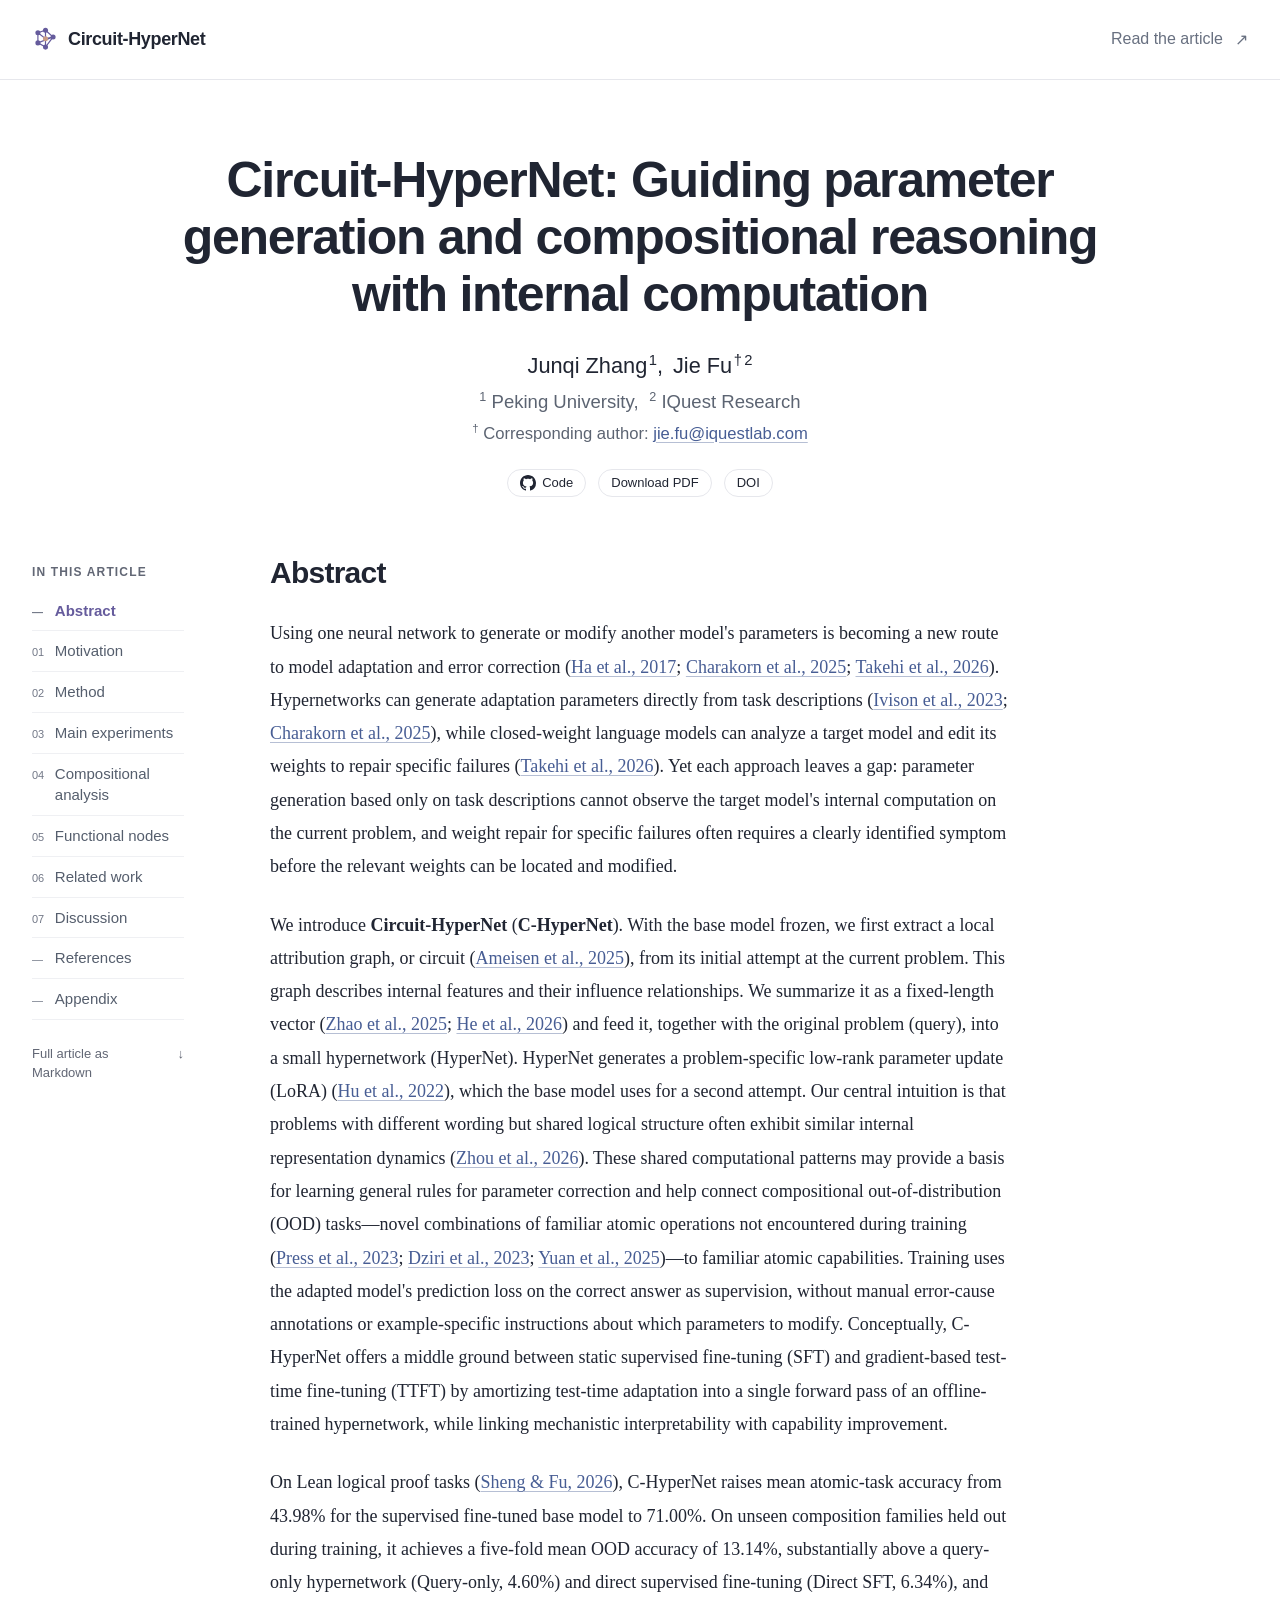
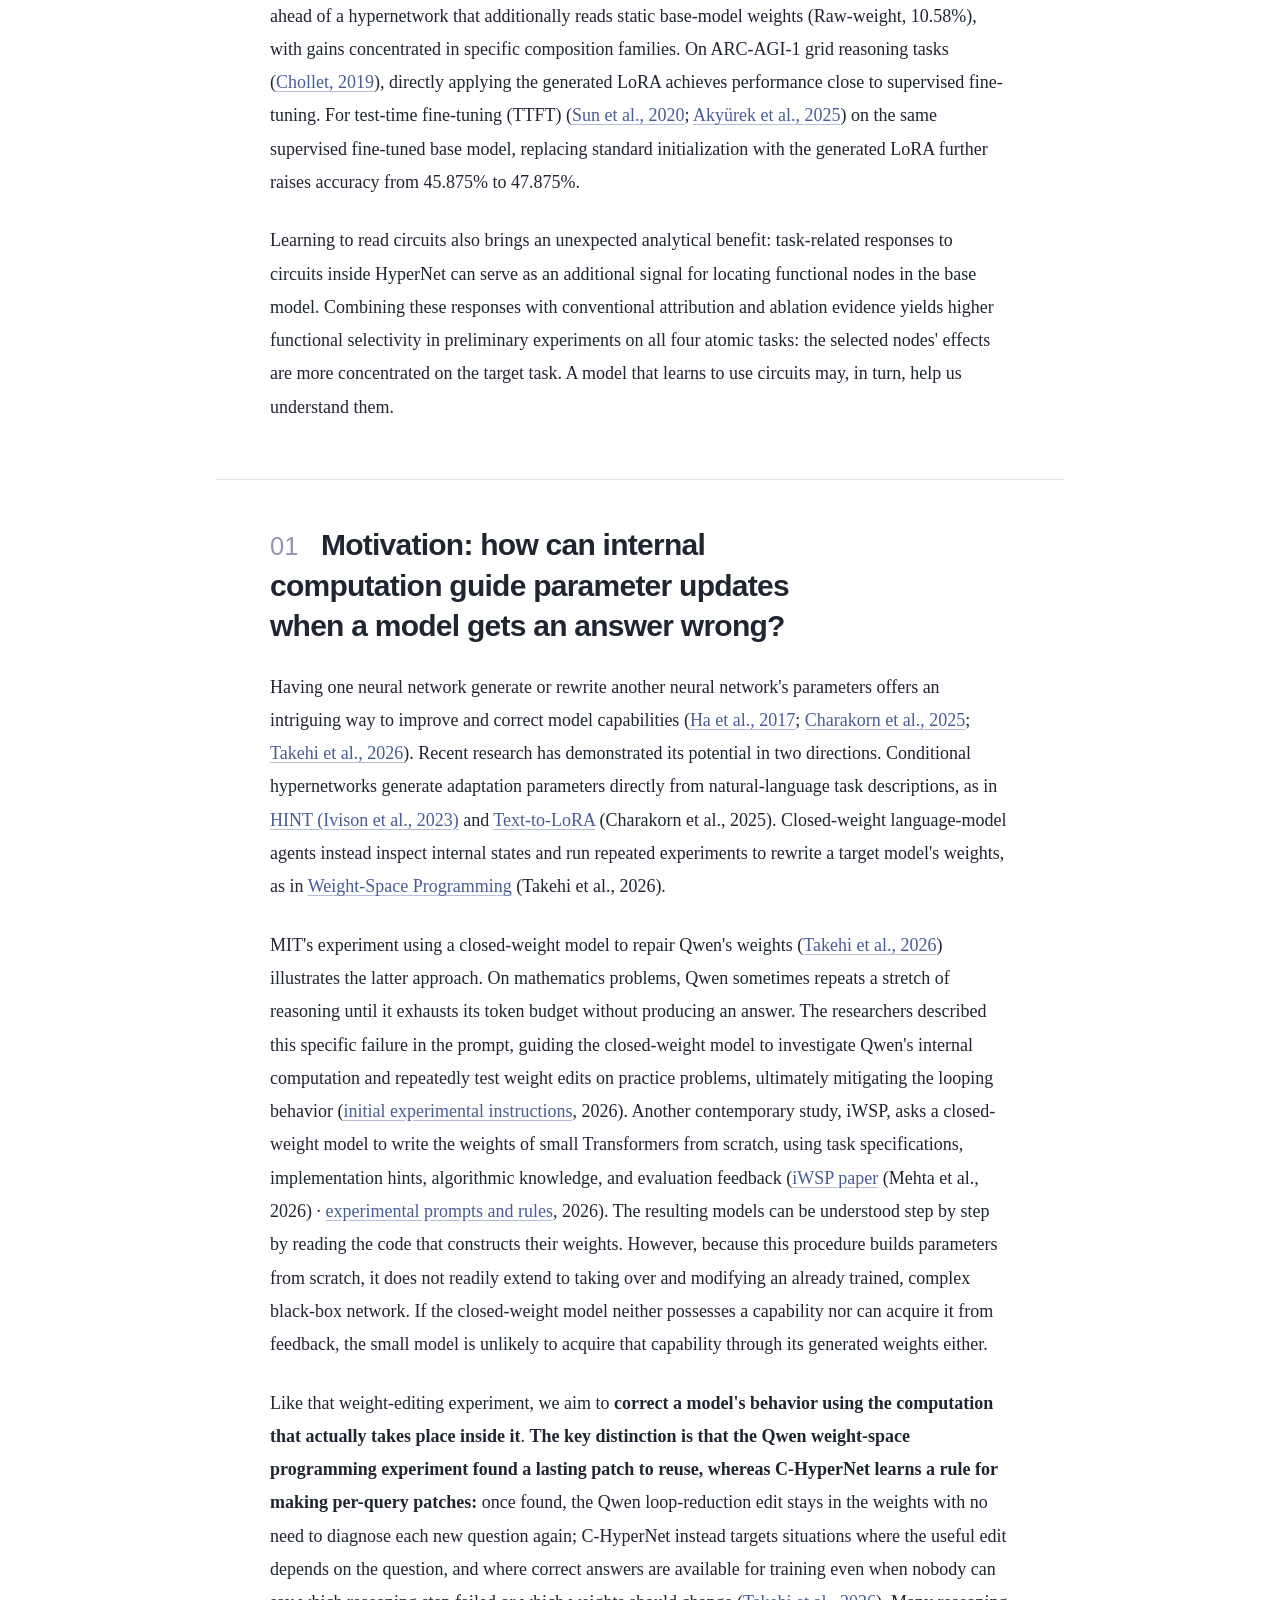
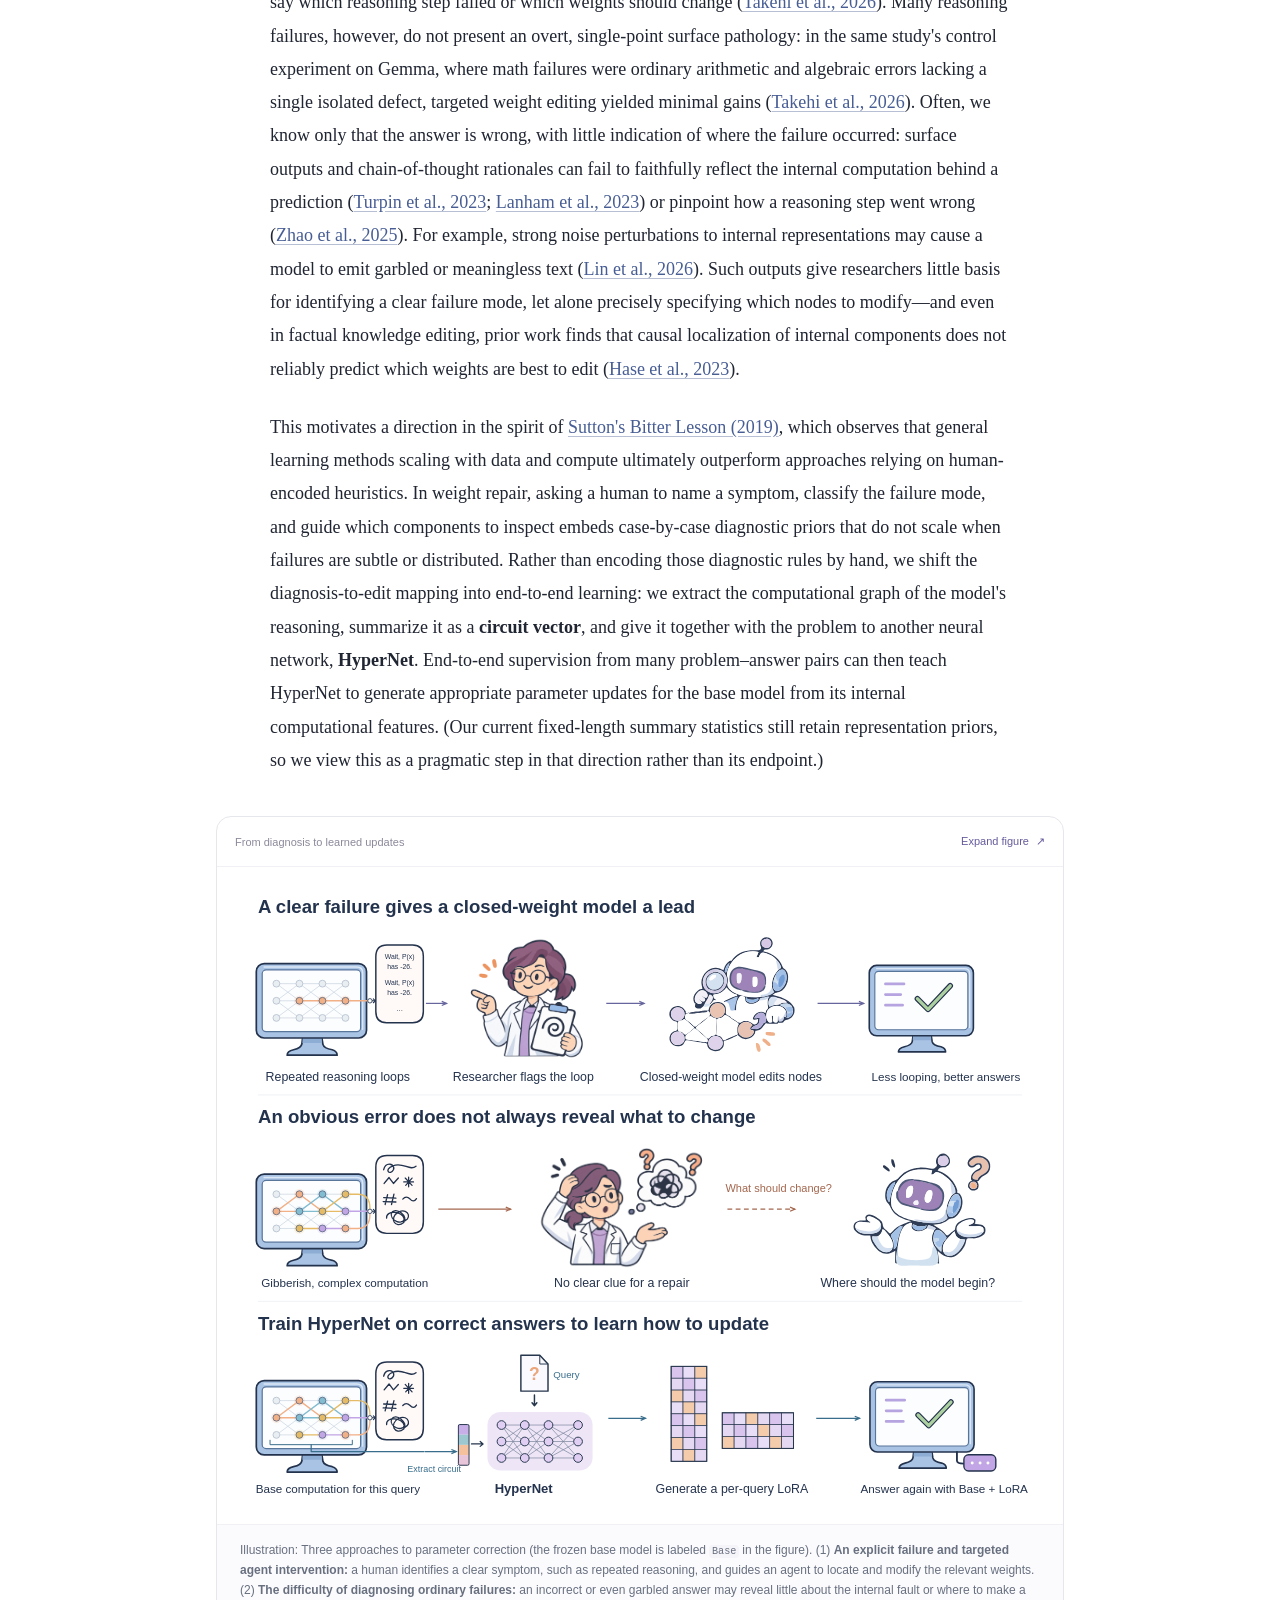
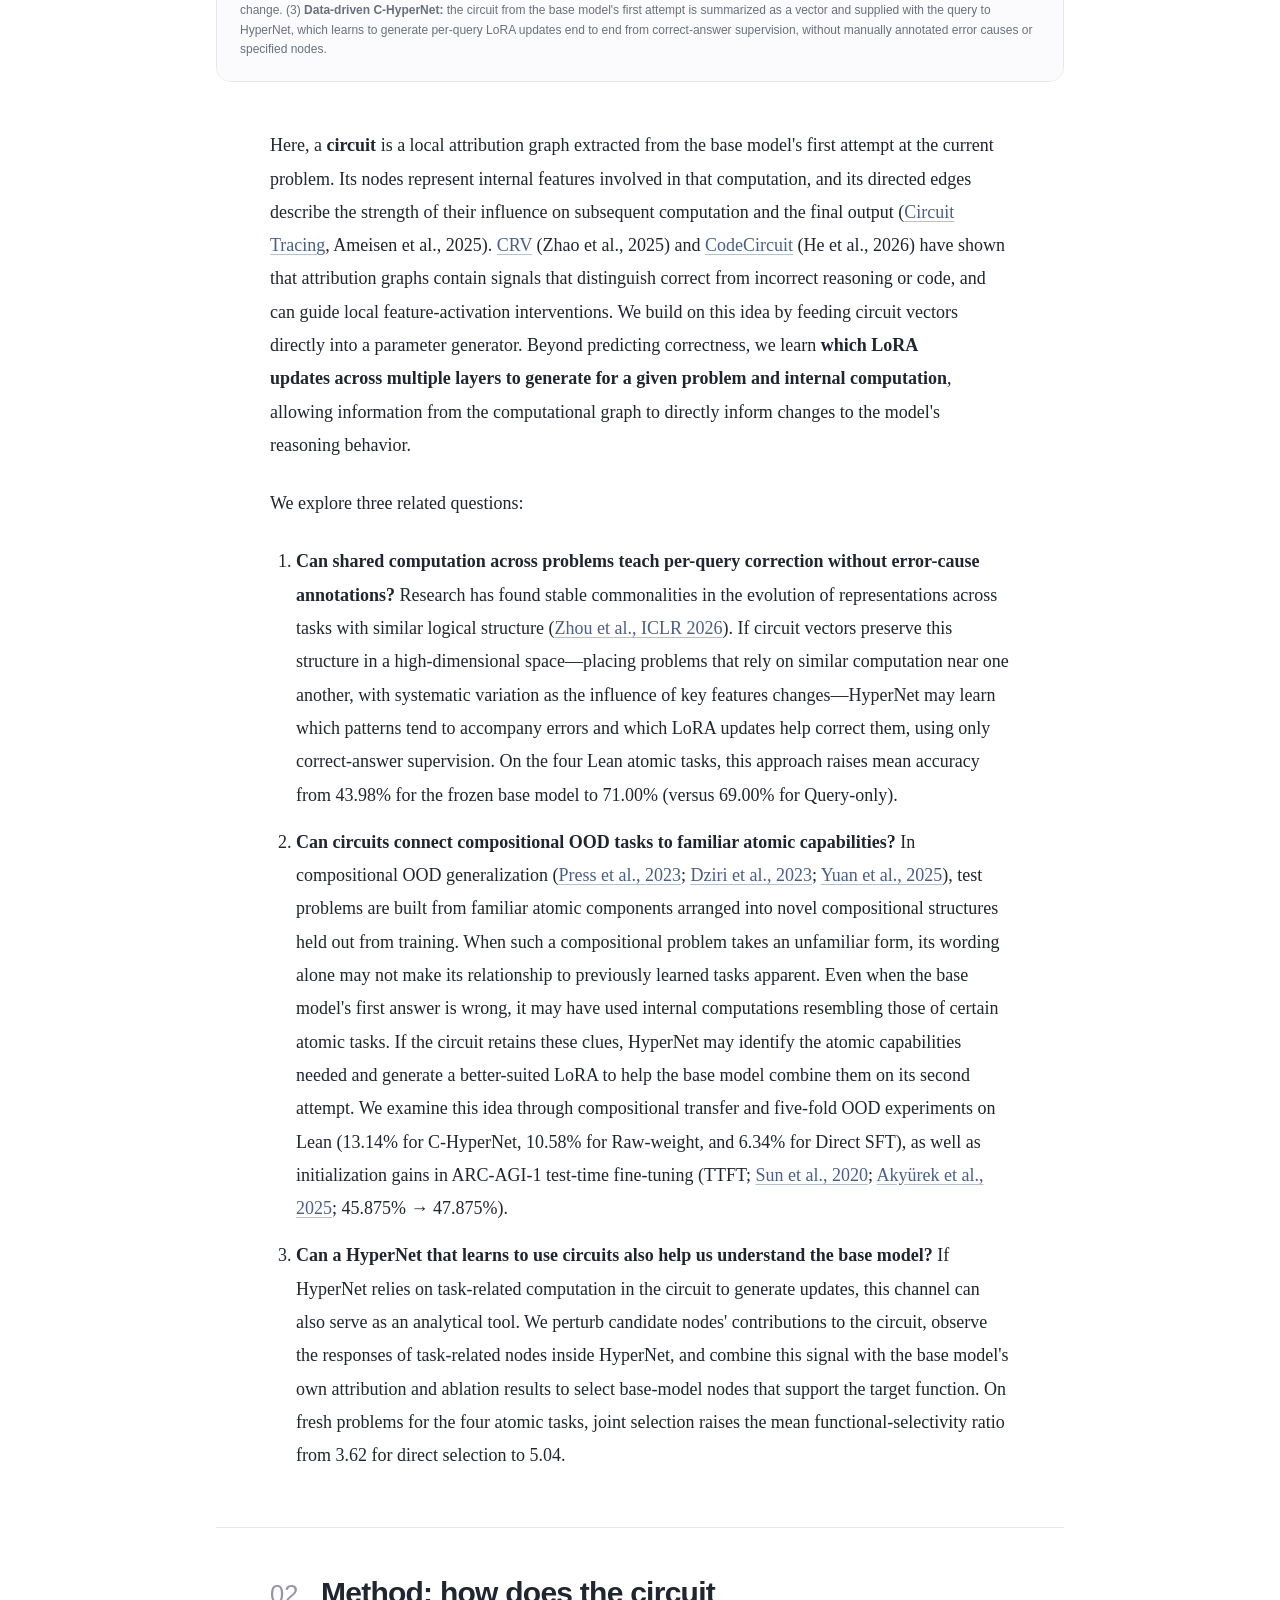
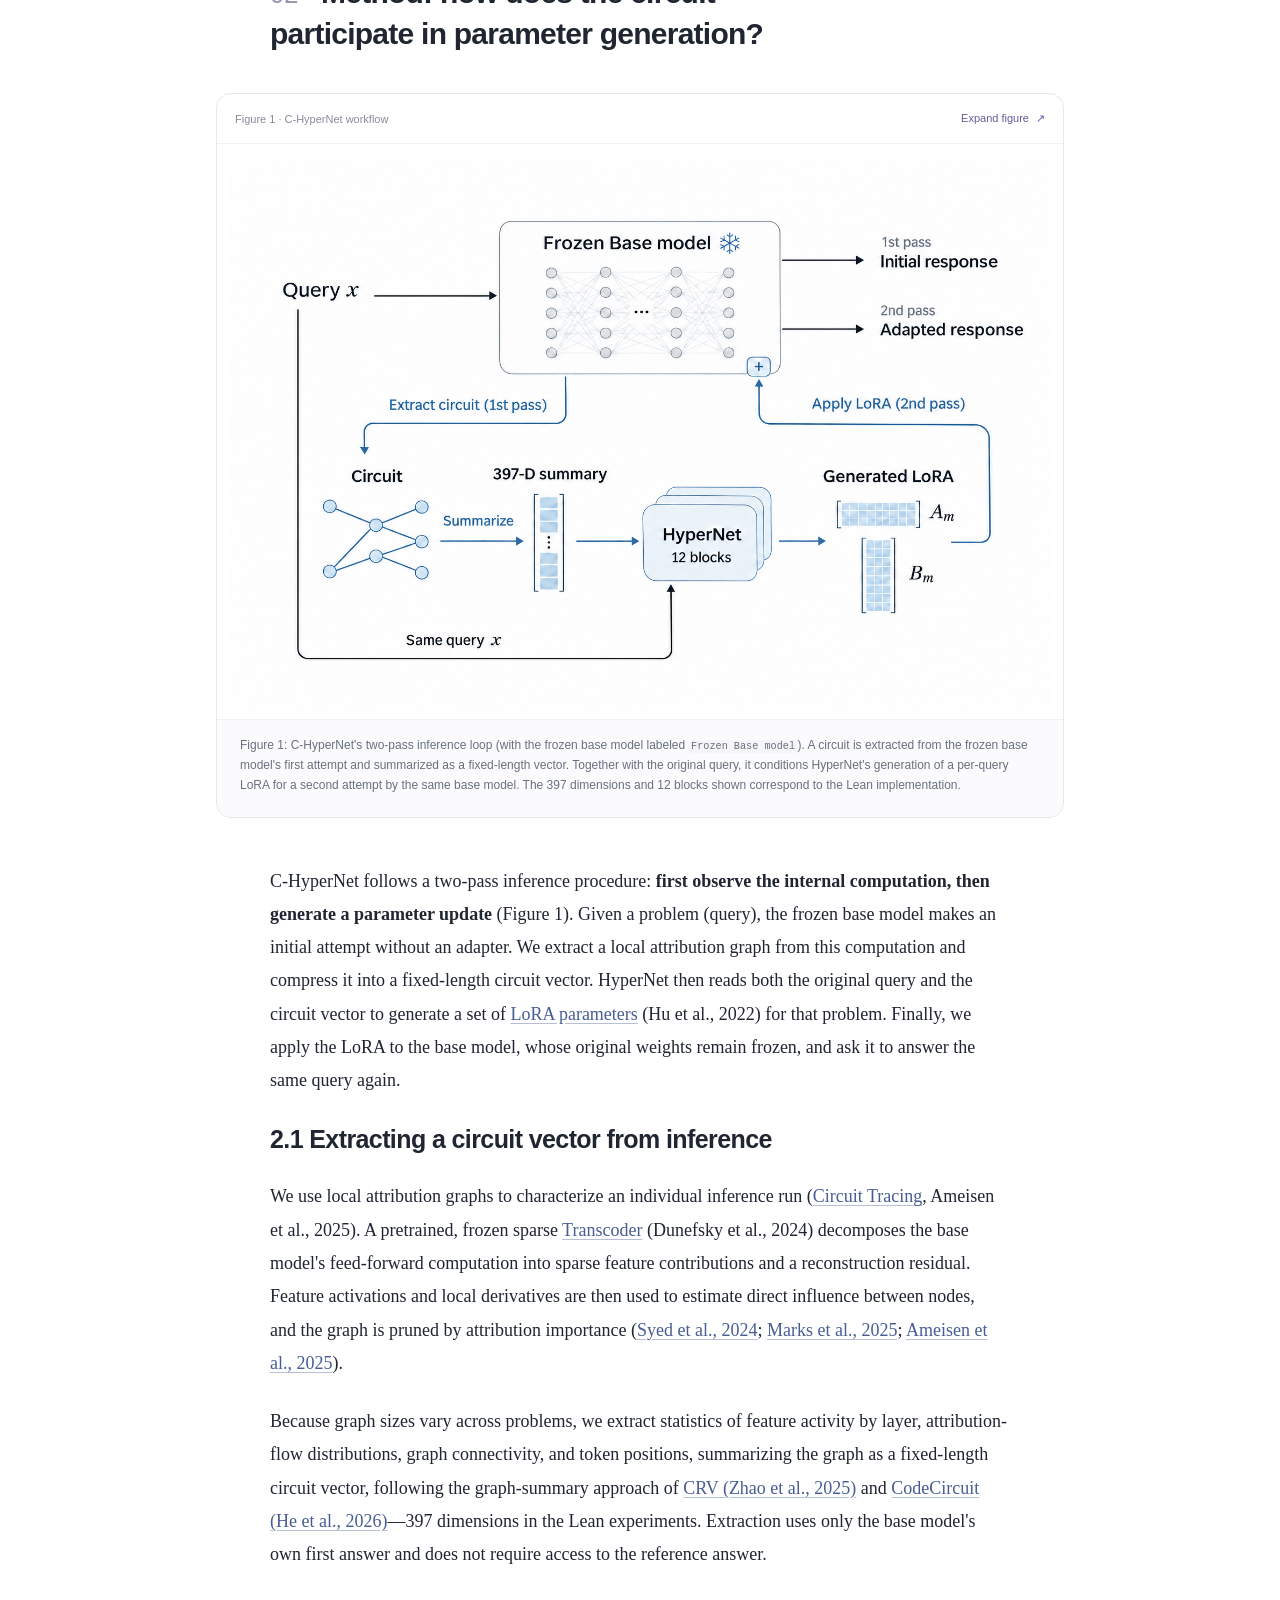
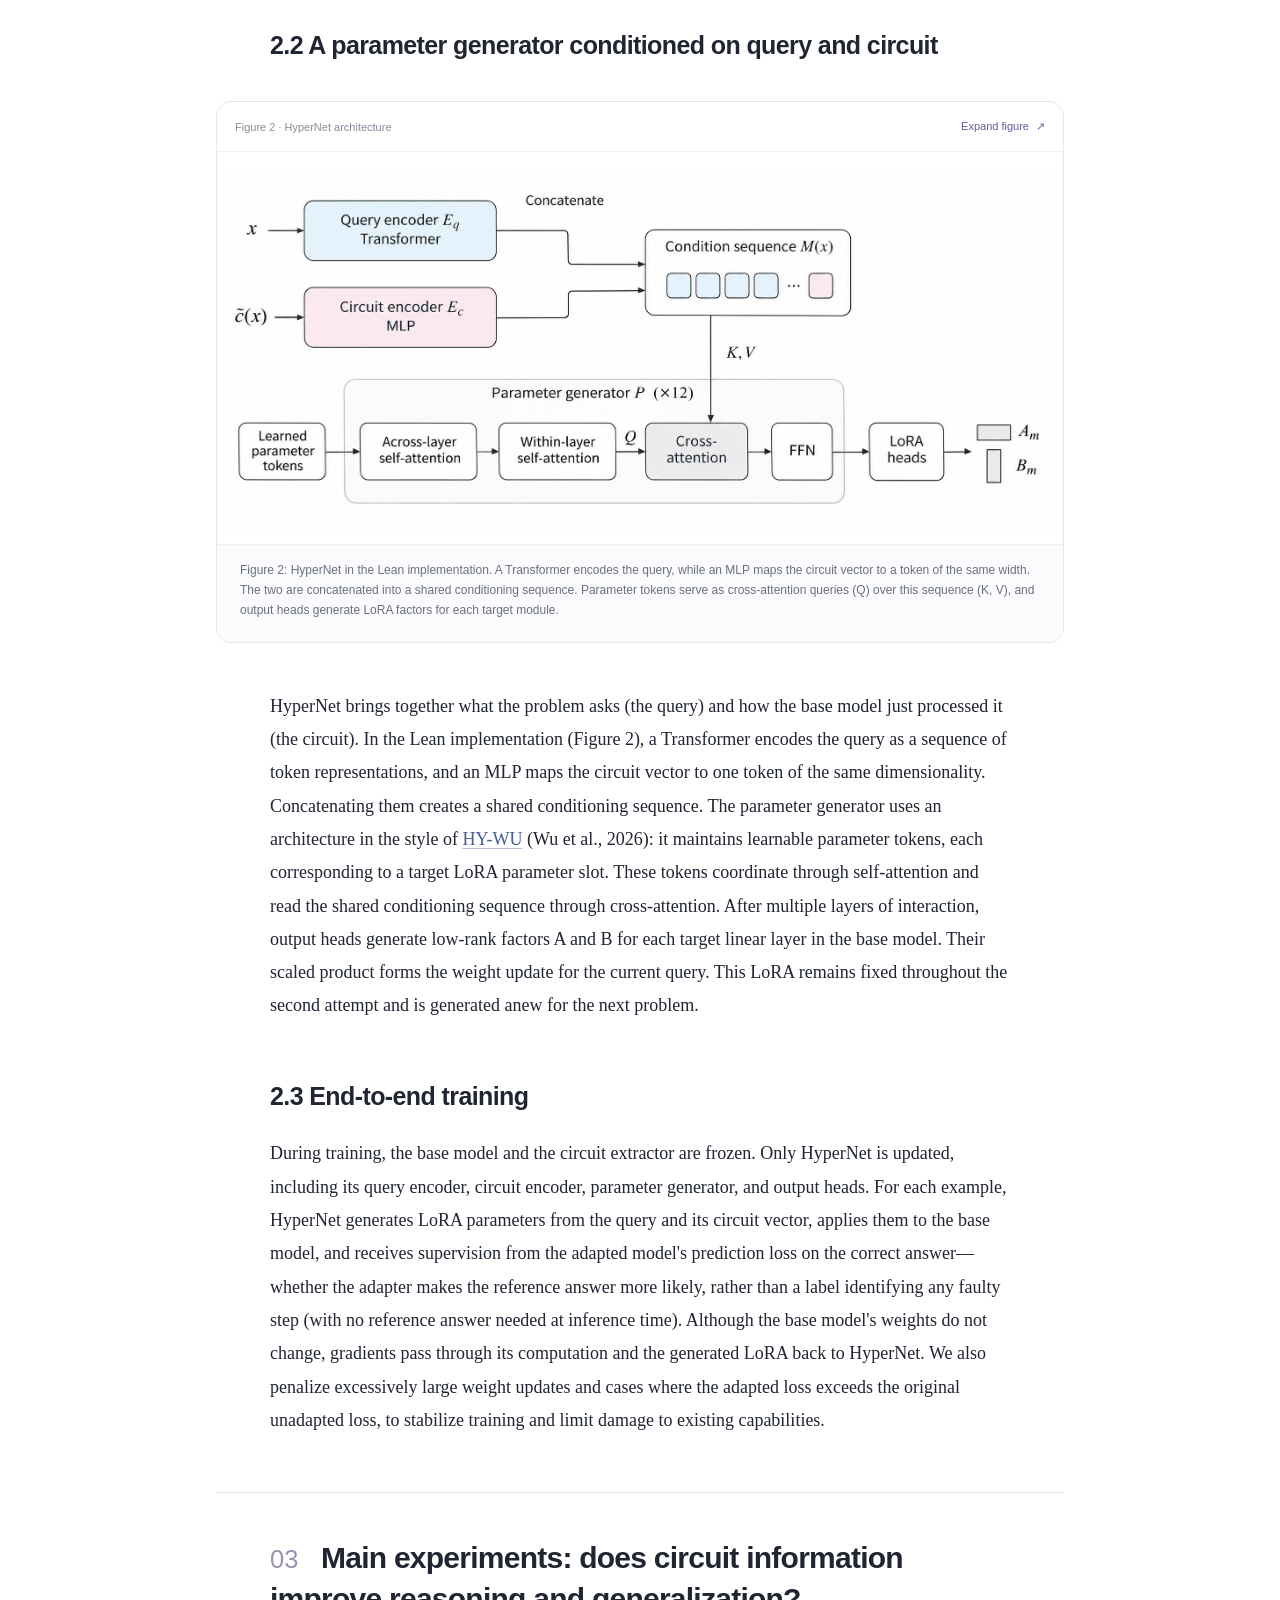
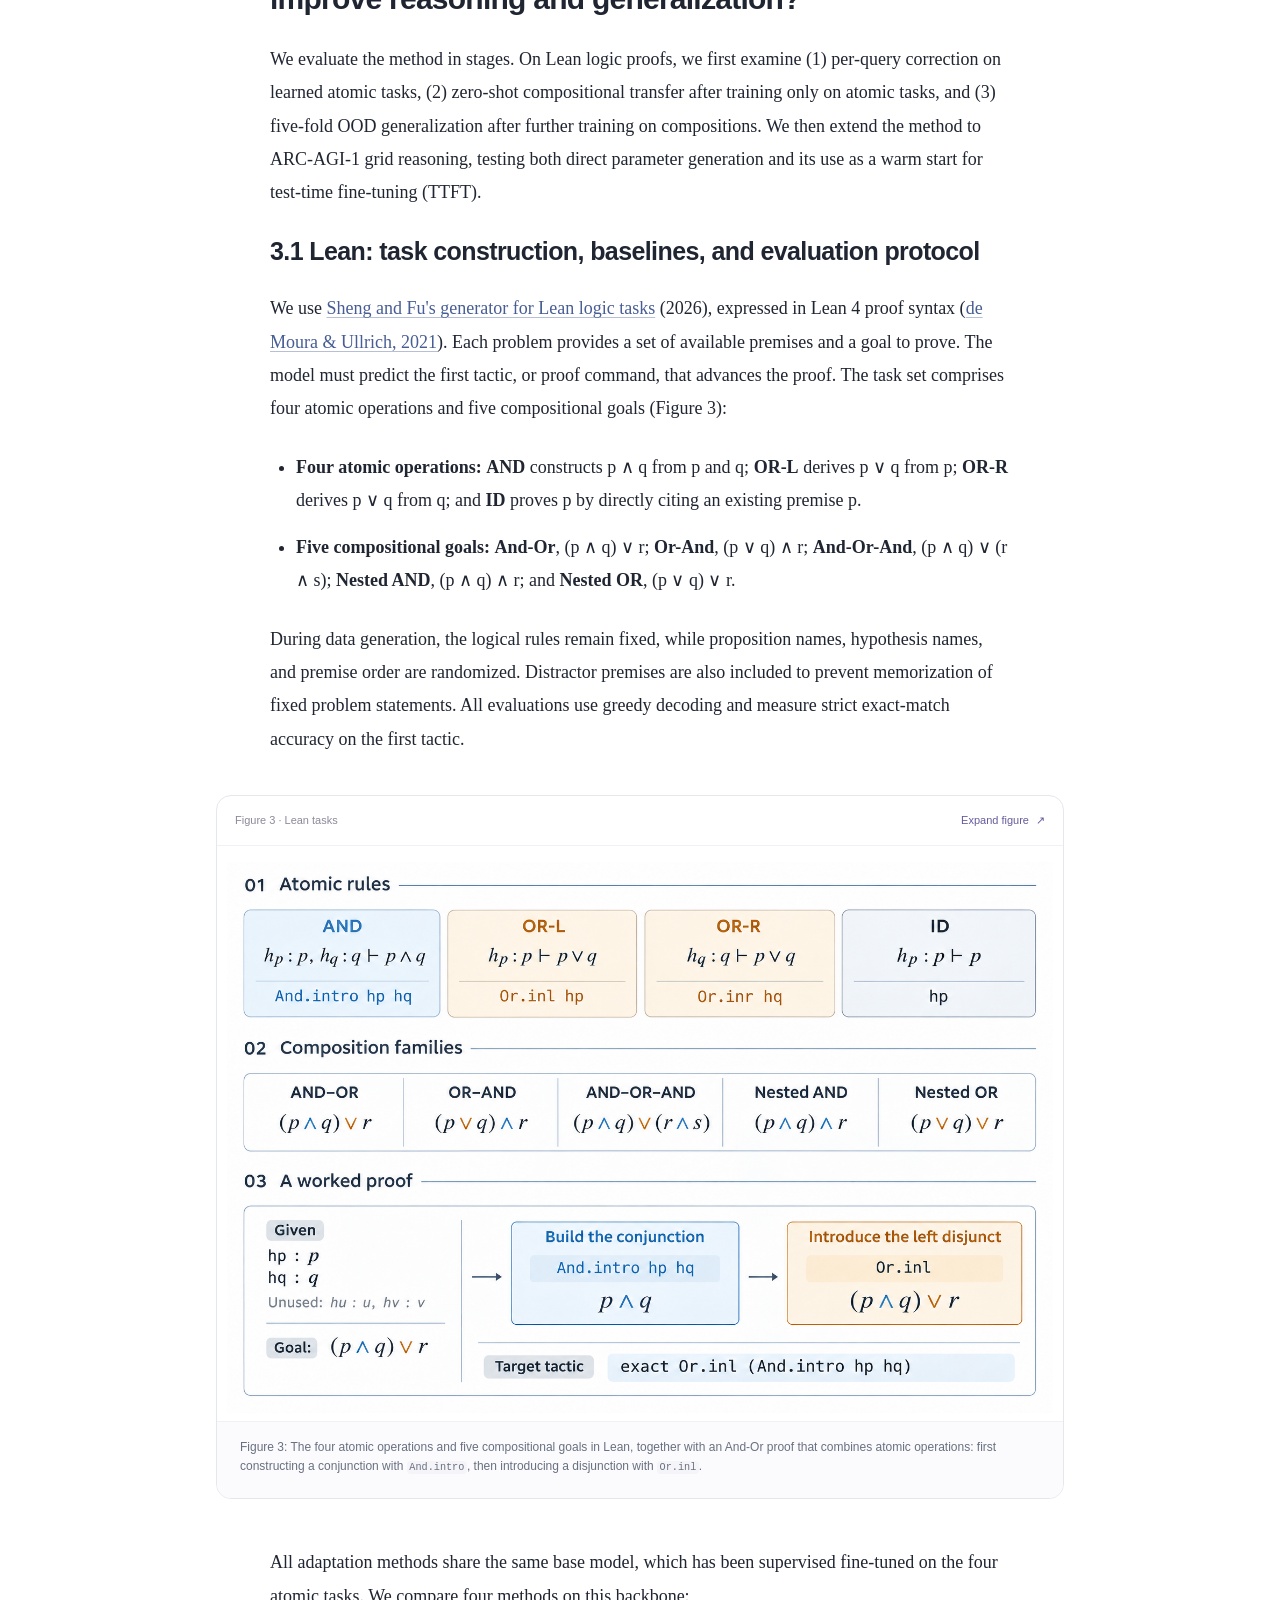
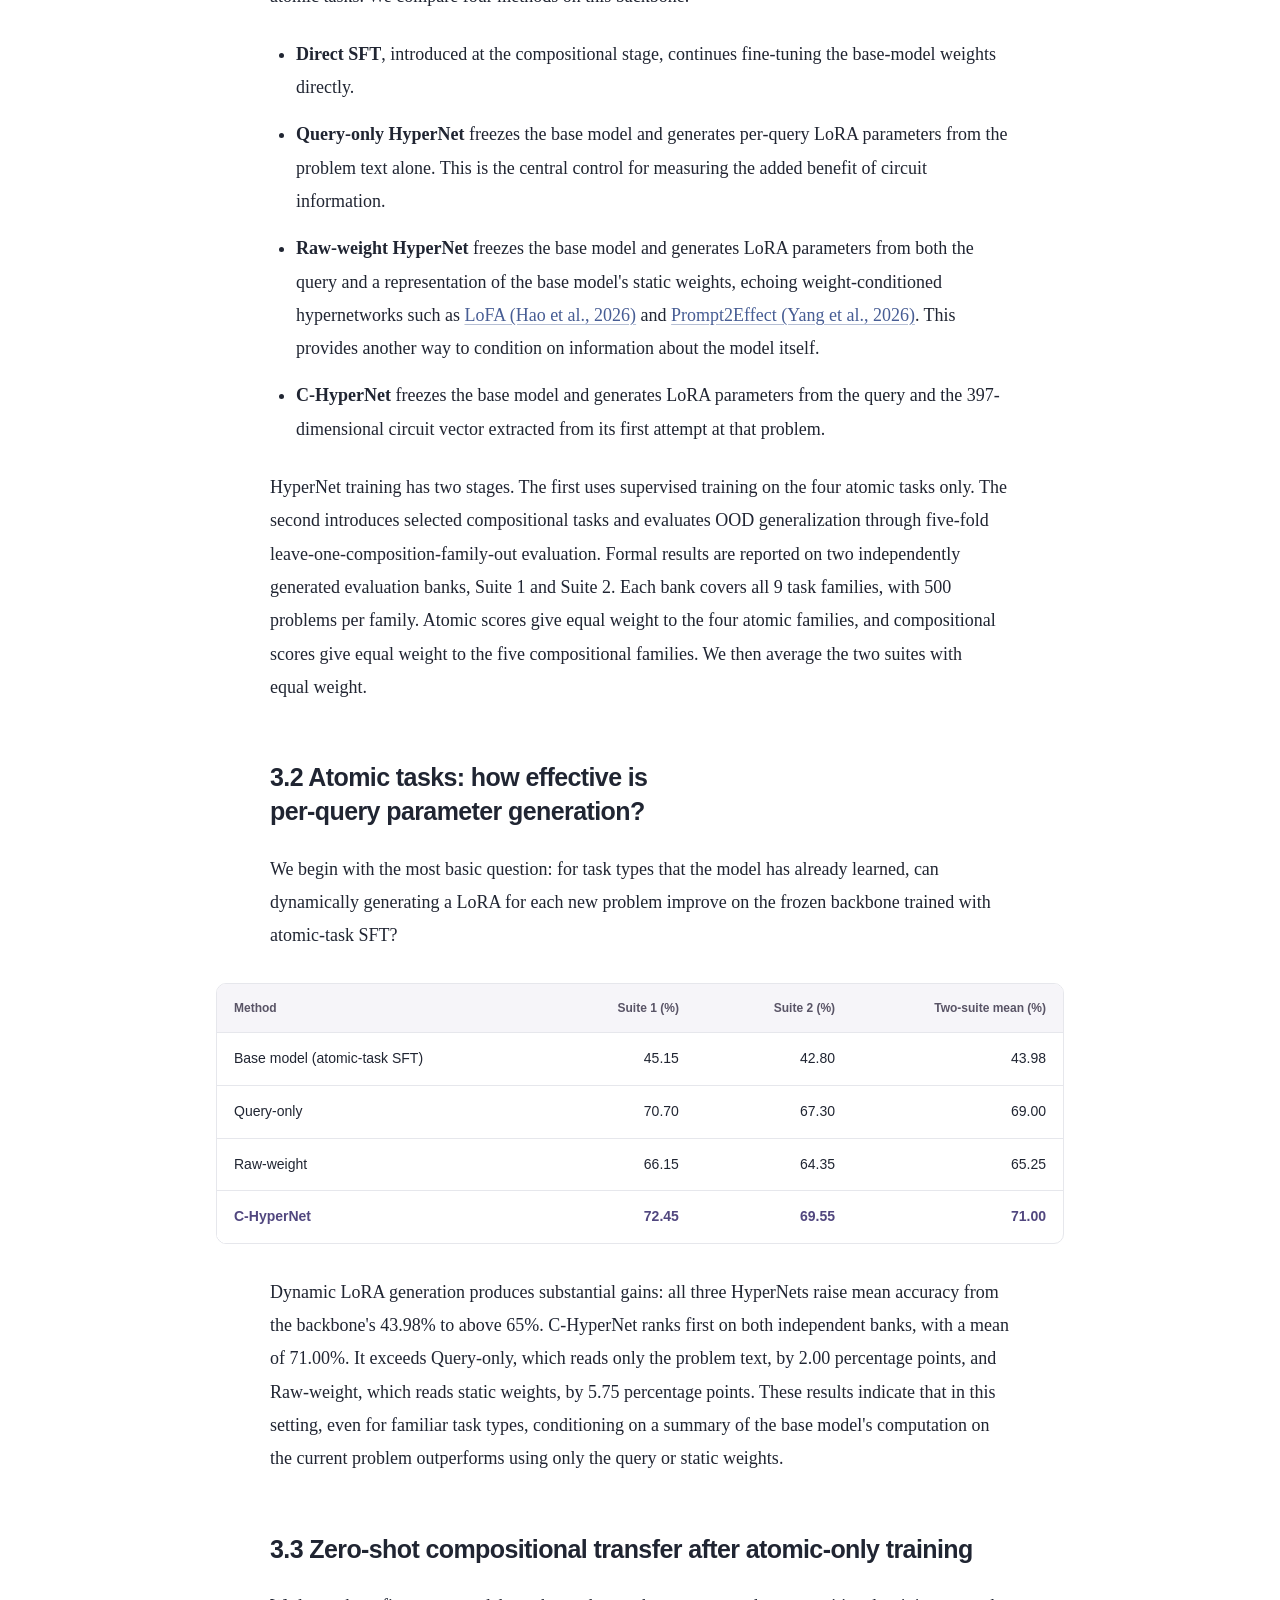
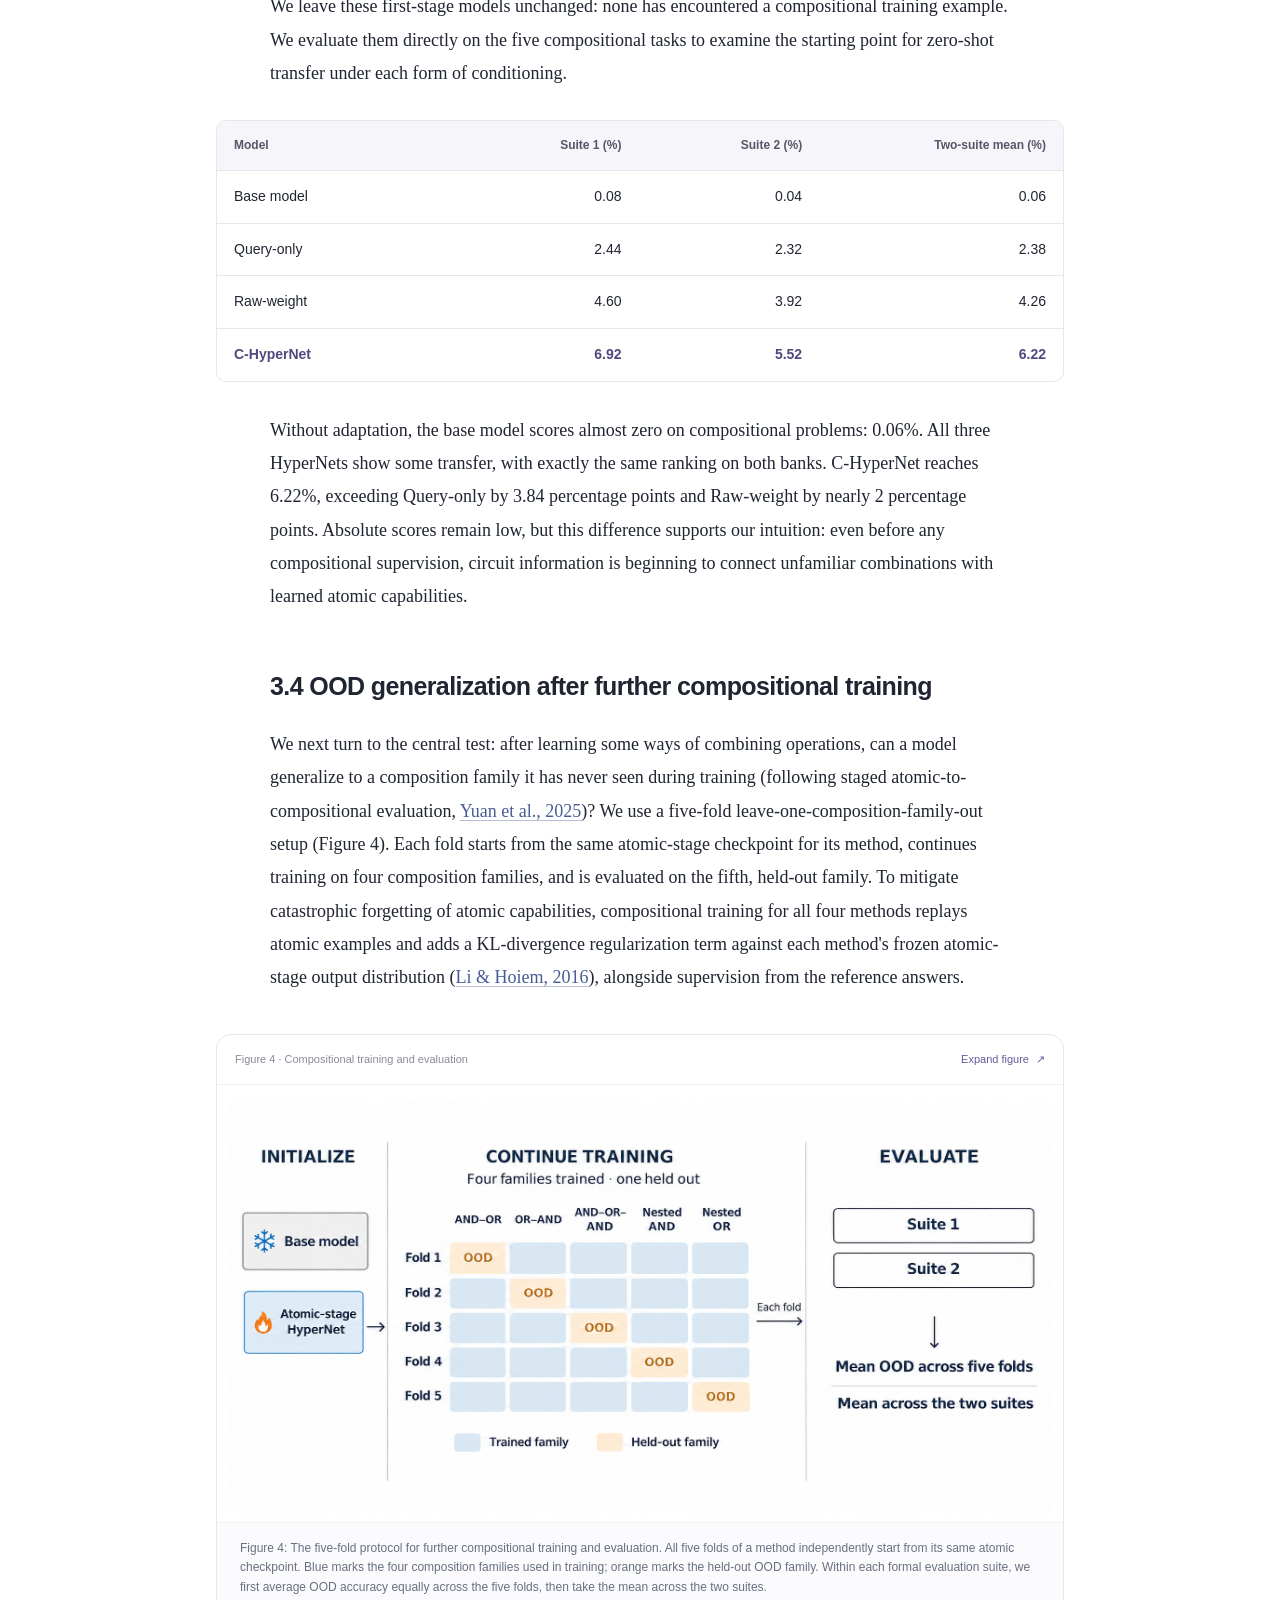
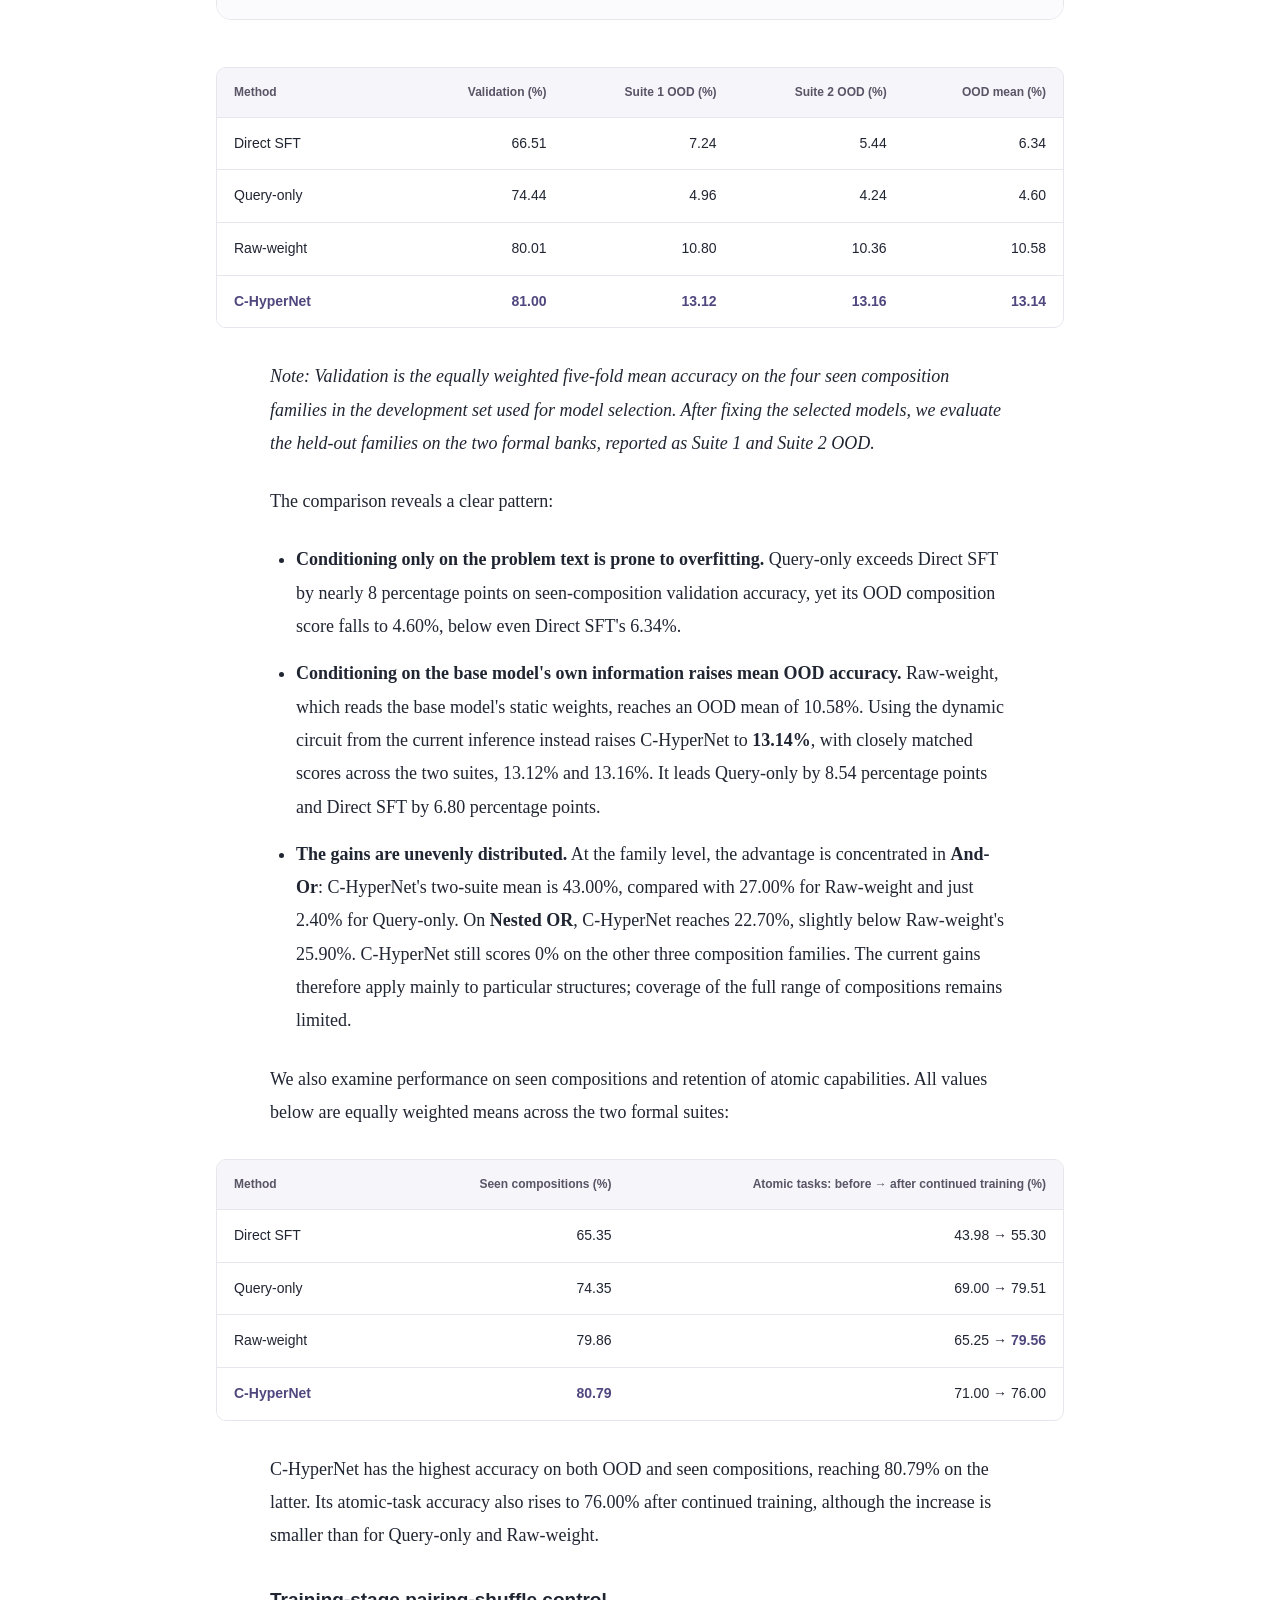
<file: index.html>
<!doctype html>
<html lang="en">
<head>
  <meta charset="utf-8">
  <meta name="viewport" content="width=device-width,initial-scale=1">
  <meta name="color-scheme" content="light">
  <meta name="description" content="Circuit-HyperNet (C-HyperNet) learns per-query LoRA updates from internal computation, with experiments on Lean compositional reasoning, ARC-AGI-1, and functional-node localization.">
  <meta property="og:title" content="Circuit-HyperNet: Guiding parameter generation and compositional reasoning with internal computation">
  <meta property="og:description" content="Learning per-query parameter updates from the computation behind a model's first answer.">
  <meta property="og:type" content="article">
  <title>Circuit-HyperNet: Guiding parameter generation and compositional reasoning with internal computation</title>
  <link rel="canonical" href="https://hitzjq.github.io/Circuit-HyperNet-Blog/">
  <meta name="citation_publication_date" content="2026/11/27">
  <meta name="citation_pdf_url" content="https://hitzjq.github.io/Circuit-HyperNet-Blog/Circuit-HyperNet.pdf">
  <meta name="citation_doi" content="10.5281/zenodo.24566714">
  <meta name="citation_title" content="Circuit-HyperNet: Guiding parameter generation and compositional reasoning with internal computation">
  <meta name="citation_author" content="Junqi Zhang">
  <meta name="citation_author_institution" content="Peking University">
  <meta name="citation_author_email" content="zjq91573@gmail.com">
  <meta name="citation_author" content="Jie Fu">
  <meta name="citation_author_institution" content="IQuest Research">
  <meta name="citation_author_email" content="jie.fu@iquestlab.com">
  <meta name="author" content="Junqi Zhang, Jie Fu">
  <link rel="alternate" type="application/pdf" href="Circuit-HyperNet.pdf" title="Download the report">
  <link rel="icon" href="assets/favicon.svg" type="image/svg+xml">
  <link rel="stylesheet" href="styles.css?v=23">
  <script src="main.js?v=4" defer></script>
</head>
<body>
  <a class="skip-link" href="#abstract">Skip to article</a>
  <header class="site-header">
    <a class="wordmark" href="#top"><svg viewBox="0 0 32 32" width="29" height="29" aria-hidden="true"><path d="M7 8 16 5 25 13 16 25 7 20 7 8 16 15 25 13M16 5v20M7 20l18-7" fill="none" stroke="currentColor" stroke-width="1.4"/><g fill="currentColor"><circle cx="7" cy="8" r="3"/><circle cx="16" cy="5" r="3"/><circle cx="25" cy="13" r="3"/><circle cx="16" cy="25" r="3"/><circle cx="7" cy="20" r="3"/></g><circle cx="16" cy="15" r="3" fill="#cb9d86"/></svg><span>Circuit-HyperNet</span></a>
    <a class="header-link" href="#abstract">Read the article <span aria-hidden="true">↗</span></a>
  </header>
  <main id="top">
    <div class="hero">
      <h1>Circuit-HyperNet: Guiding parameter generation and <span>compositional reasoning</span> <span>with internal computation</span></h1>
      <div class="hero-authors" role="group" aria-label="Authors and affiliations">
        <p class="author-names">
          <span><a href="mailto:zjq91573@gmail.com">Junqi Zhang</a><sup>1</sup>,</span>
          <span><a href="mailto:jie.fu@iquestlab.com">Jie Fu</a><sup>†</sup><sup>2</sup></span>
        </p>
        <p class="author-affiliations"><span><sup>1</sup> Peking University,</span> <span><sup>2</sup> IQuest Research</span></p>
        <p class="author-note"><sup>†</sup> Corresponding author: <a href="mailto:jie.fu@iquestlab.com">jie.fu@iquestlab.com</a></p>
      </div>
      <div class="hero-meta"><a class="repo-link" href="https://github.com/Veri-Safe/circuit-hypernet" target="_blank" rel="noopener noreferrer" aria-label="View Circuit-HyperNet code on GitHub"><svg width="16" height="16" viewBox="0 0 24 24" aria-hidden="true" focusable="false" fill="currentColor"><path d="M12 0C5.37 0 0 5.37 0 12c0 5.31 3.435 9.795 8.205 11.385.6.105.825-.255.825-.57 0-.285-.015-1.23-.015-2.235-3.015.555-3.795-.735-4.035-1.41-.135-.345-.72-1.41-1.23-1.695-.42-.225-1.02-.78-.015-.795.945-.015 1.62.87 1.845 1.23 1.08 1.815 2.805 1.305 3.495.99.105-.78.42-1.305.765-1.605-2.67-.3-5.46-1.335-5.46-5.925 0-1.305.465-2.385 1.23-3.225-.12-.3-.54-1.53.12-3.18 0 0 1.005-.315 3.3 1.23.96-.27 1.98-.405 3-.405s2.04.135 3 .405c2.295-1.56 3.3-1.23 3.3-1.23.66 1.65.24 2.88.12 3.18.765.84 1.23 1.905 1.23 3.225 0 4.605-2.805 5.625-5.475 5.925.435.375.81 1.095.81 2.22 0 1.605-.015 2.895-.015 3.3 0 .315.225.69.825.57A12.02 12.02 0 0 0 24 12c0-6.63-5.37-12-12-12Z"/></svg>Code</a><a class="repo-link" href="Circuit-HyperNet.pdf" download>Download PDF</a><a class="repo-link" href="https://doi.org/10.5281/zenodo.24566714" aria-label="Report DOI 10.5281/zenodo.24566714">DOI</a></div>
    </div>
    <div class="reading-layout">
      <aside class="contents" aria-label="On this page"><p class="contents-label">IN THIS ARTICLE</p><a href="#abstract"><span class="nav-number">—</span><span>Abstract</span></a>
<a href="#motivation"><span class="nav-number">01</span><span>Motivation</span></a>
<a href="#method"><span class="nav-number">02</span><span>Method</span></a>
<a href="#experiments"><span class="nav-number">03</span><span>Main experiments</span></a>
<a href="#analysis-1"><span class="nav-number">04</span><span>Compositional analysis</span></a>
<a href="#analysis-2"><span class="nav-number">05</span><span>Functional nodes</span></a>
<a href="#related-work"><span class="nav-number">06</span><span>Related work</span></a>
<a href="#discussion"><span class="nav-number">07</span><span>Discussion</span></a>
<a href="#references"><span class="nav-number">—</span><span>References</span></a>
<a href="#appendix"><span class="nav-number">—</span><span>Appendix</span></a><a class="download-link" href="article_en.md" download>Full article as Markdown <span aria-hidden="true">↓</span></a></aside>
      <details class="mobile-contents"><summary>Contents</summary><nav aria-label="Article sections"><a href="#abstract"><span class="nav-number">—</span><span>Abstract</span></a>
<a href="#motivation"><span class="nav-number">01</span><span>Motivation</span></a>
<a href="#method"><span class="nav-number">02</span><span>Method</span></a>
<a href="#experiments"><span class="nav-number">03</span><span>Main experiments</span></a>
<a href="#analysis-1"><span class="nav-number">04</span><span>Compositional analysis</span></a>
<a href="#analysis-2"><span class="nav-number">05</span><span>Functional nodes</span></a>
<a href="#related-work"><span class="nav-number">06</span><span>Related work</span></a>
<a href="#discussion"><span class="nav-number">07</span><span>Discussion</span></a>
<a href="#references"><span class="nav-number">—</span><span>References</span></a>
<a href="#appendix"><span class="nav-number">—</span><span>Appendix</span></a></nav></details>
      <article class="article" aria-label="Circuit-HyperNet research article"><section id="abstract" class="article-section filled-section" aria-label="Abstract"><div class="section-heading"><h2>Abstract</h2></div><p>Using one neural network to generate or modify another model's parameters is becoming a new route to model adaptation and error correction (<a target="_blank" rel="noopener noreferrer" href="https://openreview.net/forum?id=rkpACe1lx">Ha et al., 2017</a>; <a target="_blank" rel="noopener noreferrer" href="https://proceedings.mlr.press/v267/charakorn25a.html">Charakorn et al., 2025</a>; <a target="_blank" rel="noopener noreferrer" href="https://rikiyat.github.io/blog/weight-space-programming/">Takehi et al., 2026</a>). Hypernetworks can generate adaptation parameters directly from task descriptions (<a target="_blank" rel="noopener noreferrer" href="https://aclanthology.org/2023.acl-long.631/">Ivison et al., 2023</a>; <a target="_blank" rel="noopener noreferrer" href="https://proceedings.mlr.press/v267/charakorn25a.html">Charakorn et al., 2025</a>), while  closed-weight language models can analyze a target model and edit its weights to repair specific failures (<a target="_blank" rel="noopener noreferrer" href="https://rikiyat.github.io/blog/weight-space-programming/">Takehi et al., 2026</a>). Yet each approach leaves a gap: parameter generation based only on task descriptions cannot observe the target model's internal computation on the current problem, and weight repair for specific failures often requires a clearly identified symptom before the relevant weights can be located and modified.</p>
<p>We introduce <strong>Circuit-HyperNet</strong> (<strong>C-HyperNet</strong>). With the base model frozen, we first extract a local attribution graph, or circuit (<a target="_blank" rel="noopener noreferrer" href="https://transformer-circuits.pub/2025/attribution-graphs/methods.html">Ameisen et al., 2025</a>), from its initial attempt at the current problem. This graph describes internal features and their influence relationships. We summarize it as a fixed-length vector (<a target="_blank" rel="noopener noreferrer" href="https://arxiv.org/abs/2510.09312">Zhao et al., 2025</a>; <a target="_blank" rel="noopener noreferrer" href="https://arxiv.org/abs/2602.07080">He et al., 2026</a>) and feed it, together with the original problem (query), into a small hypernetwork (HyperNet). HyperNet generates a problem-specific low-rank parameter update (LoRA) (<a target="_blank" rel="noopener noreferrer" href="https://openreview.net/forum?id=nZeVKeeFYf9">Hu et al., 2022</a>), which the base model uses for a second attempt. Our central intuition is that problems with different wording but shared logical structure often exhibit similar internal representation dynamics (<a target="_blank" rel="noopener noreferrer" href="https://proceedings.iclr.cc/paper_files/paper/2026/hash/7644353d580a9e027e0069d6480d971b-Abstract-Conference.html">Zhou et al., 2026</a>). These shared computational patterns may provide a basis for learning general rules for parameter correction and help connect compositional out-of-distribution (OOD) tasks—novel combinations of familiar atomic operations not encountered during training (<a target="_blank" rel="noopener noreferrer" href="https://arxiv.org/abs/2210.03350">Press et al., 2023</a>; <a target="_blank" rel="noopener noreferrer" href="https://arxiv.org/abs/2305.18654">Dziri et al., 2023</a>; <a target="_blank" rel="noopener noreferrer" href="https://arxiv.org/abs/2509.25123">Yuan et al., 2025</a>)—to familiar atomic capabilities. Training uses the adapted model's prediction loss on the correct answer as supervision, without manual error-cause annotations or example-specific instructions about which parameters to modify. Conceptually, C-HyperNet offers a middle ground between static supervised fine-tuning (SFT) and gradient-based test-time fine-tuning (TTFT) by amortizing test-time adaptation into a single forward pass of an offline-trained hypernetwork, while linking mechanistic interpretability with capability improvement.</p>
<p>On Lean logical proof tasks (<a target="_blank" rel="noopener noreferrer" href="https://arxiv.org/html/2607.18921v3#S3.SS1">Sheng &amp; Fu, 2026</a>), C-HyperNet raises mean atomic-task accuracy from 43.98% for the supervised fine-tuned base model to 71.00%. On unseen composition families held out during training, it achieves a five-fold mean OOD accuracy of 13.14%, substantially above a query-only hypernetwork (Query-only, 4.60%) and direct supervised fine-tuning (Direct SFT, 6.34%), and ahead of a hypernetwork that additionally reads static base-model weights (Raw-weight, 10.58%), with gains concentrated in specific composition families. On ARC-AGI-1 grid reasoning tasks (<a target="_blank" rel="noopener noreferrer" href="https://arxiv.org/abs/1911.01547">Chollet, 2019</a>), directly applying the generated LoRA achieves performance close to supervised fine-tuning. For test-time fine-tuning (TTFT) (<a target="_blank" rel="noopener noreferrer" href="https://arxiv.org/abs/1909.13231">Sun et al., 2020</a>; <a target="_blank" rel="noopener noreferrer" href="https://arxiv.org/abs/2411.07279">Akyürek et al., 2025</a>) on the same supervised fine-tuned base model, replacing standard initialization with the generated LoRA further raises accuracy from 45.875% to 47.875%.</p>
<p>Learning to read circuits also brings an unexpected analytical benefit: task-related responses to circuits inside HyperNet can serve as an additional signal for locating functional nodes in the base model. Combining these responses with conventional attribution and ablation evidence yields higher functional selectivity in preliminary experiments on all four atomic tasks: the selected nodes' effects are more concentrated on the target task. A model that learns to use circuits may, in turn, help us understand them.</p></section>
<section id="motivation" class="article-section filled-section" aria-label="Motivation: how can internal computation guide parameter updates when a model gets an answer wrong?"><div class="section-heading"><h2><span class="section-number">01</span> Motivation: how can internal computation guide parameter updates when a model gets an answer wrong?</h2></div><p>Having one neural network generate or rewrite another neural network's parameters offers an intriguing way to improve and correct model capabilities (<a target="_blank" rel="noopener noreferrer" href="https://openreview.net/forum?id=rkpACe1lx">Ha et al., 2017</a>; <a target="_blank" rel="noopener noreferrer" href="https://proceedings.mlr.press/v267/charakorn25a.html">Charakorn et al., 2025</a>; <a target="_blank" rel="noopener noreferrer" href="https://rikiyat.github.io/blog/weight-space-programming/">Takehi et al., 2026</a>). Recent research has demonstrated its potential in two directions. Conditional hypernetworks generate adaptation parameters directly from natural-language task descriptions, as in <a target="_blank" rel="noopener noreferrer" href="https://aclanthology.org/2023.acl-long.631/">HINT (Ivison et al., 2023)</a> and <a target="_blank" rel="noopener noreferrer" href="https://proceedings.mlr.press/v267/charakorn25a.html">Text-to-LoRA</a> (Charakorn et al., 2025).  Closed-weight language-model agents instead inspect internal states and run repeated experiments to rewrite a target model's weights, as in <a target="_blank" rel="noopener noreferrer" href="https://rikiyat.github.io/blog/weight-space-programming/">Weight-Space Programming</a> (Takehi et al., 2026).</p>
<p>MIT's experiment using  a closed-weight model to repair Qwen's weights (<a target="_blank" rel="noopener noreferrer" href="https://rikiyat.github.io/blog/weight-space-programming/">Takehi et al., 2026</a>) illustrates the latter approach. On mathematics problems, Qwen sometimes repeats a stretch of reasoning until it exhausts its token budget without producing an answer. The researchers described this specific failure in the prompt, guiding  the closed-weight model to investigate Qwen's internal computation and repeatedly test weight edits on practice problems, ultimately mitigating the looping behavior (<a target="_blank" rel="noopener noreferrer" href="https://github.com/RikiyaT/lm_understand-logs/blob/main/exp8_math/runs/p50c/turns/t001/prompt.txt">initial experimental instructions</a>, 2026). Another contemporary study, iWSP, asks  a closed-weight model to write the weights of small Transformers from scratch, using task specifications, implementation hints, algorithmic knowledge, and evaluation feedback (<a target="_blank" rel="noopener noreferrer" href="https://arxiv.org/html/2611.18114v1#S2">iWSP paper</a> (Mehta et al., 2026) · <a target="_blank" rel="noopener noreferrer" href="https://github.com/csinva/weight-space-programming-autoresearch/blob/main/experiments/runs/opus55/gcd-three-digits-opus55-s2/program.md">experimental prompts and rules</a>, 2026). The resulting models can be understood step by step by reading the code that constructs their weights. However, because this procedure builds parameters from scratch, it does not readily extend to taking over and modifying an already trained, complex black-box network. If  the closed-weight model neither  possesses a capability nor can acquire it from feedback, the small model  is unlikely to acquire that capability through its generated weights either.</p>
<p>Like that weight-editing experiment, we aim to <strong>correct a model's behavior using the computation that actually takes place inside it</strong>. <strong>The key distinction is that the Qwen weight-space programming experiment found a lasting patch to reuse, whereas C-HyperNet learns a rule for making per-query patches:</strong> once found, the Qwen loop-reduction edit stays in the weights with no need to diagnose each new question again; C-HyperNet instead targets situations where the useful edit depends on the question, and where correct answers are available for training even when nobody can say which reasoning step failed or which weights should change (<a target="_blank" rel="noopener noreferrer" href="https://rikiyat.github.io/blog/weight-space-programming/">Takehi et al., 2026</a>). Many reasoning failures, however, do not  present an overt, single-point surface pathology: in the same study's control experiment on Gemma, where math failures were ordinary arithmetic and algebraic errors lacking a single isolated defect, targeted weight editing yielded minimal gains (<a target="_blank" rel="noopener noreferrer" href="https://rikiyat.github.io/blog/weight-space-programming/">Takehi et al., 2026</a>). Often, we know only that the answer is wrong, with little indication of where the failure occurred: surface outputs and chain-of-thought rationales can fail to faithfully reflect the internal computation behind a prediction (<a target="_blank" rel="noopener noreferrer" href="https://arxiv.org/abs/2305.04388">Turpin et al., 2023</a>; <a target="_blank" rel="noopener noreferrer" href="https://arxiv.org/abs/2307.13702">Lanham et al., 2023</a>) or pinpoint how a reasoning step went wrong (<a target="_blank" rel="noopener noreferrer" href="https://arxiv.org/abs/2510.09312">Zhao et al., 2025</a>). For example, strong noise perturbations to internal representations may cause a model to emit garbled or meaningless text (<a target="_blank" rel="noopener noreferrer" href="https://arxiv.org/html/2605.10611v1#S2.SS1">Lin et al., 2026</a>). Such outputs give researchers little basis for identifying a clear failure mode, let alone precisely specifying which nodes to modify—and even in factual knowledge editing, prior work finds that causal localization of internal components does not reliably predict which weights are best to edit (<a target="_blank" rel="noopener noreferrer" href="https://arxiv.org/abs/2301.04213">Hase et al., 2023</a>).</p>
<p>This motivates a direction  in the spirit of <a target="_blank" rel="noopener noreferrer" href="https://www.cs.utexas.edu/~eunsol/courses/data/bitter_lesson.pdf">Sutton's Bitter Lesson (2019)</a>, which observes that general learning methods scaling with data and compute ultimately outperform approaches relying on human-encoded heuristics. In weight repair, asking a human to name a symptom, classify the failure mode, and guide which components to inspect embeds case-by-case diagnostic priors that do not scale when failures are subtle or distributed. Rather than encoding those diagnostic rules by hand, we shift the diagnosis-to-edit mapping into end-to-end learning: we  extract the computational graph of the model's reasoning, summarize it as a <strong>circuit vector</strong>, and give it together with the problem to another neural network, <strong>HyperNet</strong>. End-to-end supervision from many problem–answer pairs can then teach HyperNet to generate appropriate parameter updates for the base model from its internal computational features. (Our current fixed-length summary statistics still retain representation priors, so we view this as a pragmatic step in that direction rather than its endpoint.)</p>
<figure class="story-figure" id="figure-story">
  <div class="figure-toolbar"><span>From diagnosis to learned updates</span><button class="figure-open" type="button" aria-haspopup="dialog">Expand figure <span aria-hidden="true">↗</span></button></div>
  <a class="figure-fallback" href="assets/circuit_story_en.svg" target="_blank" rel="noopener" aria-label="Open the figure at full size"><img src="assets/circuit_story_en.svg" width="1200" height="920" alt="Three scenarios linking internal nodes, model outputs, and parameter correction" decoding="async"></a>
  <figcaption><p><em>Illustration: Three approaches to parameter correction (the frozen base model is labeled <code>Base</code> in the figure). (1) <strong>An explicit failure and targeted agent intervention:</strong> a human identifies a clear symptom, such as repeated reasoning, and guides an agent to locate and modify the relevant weights. (2) <strong>The difficulty of diagnosing ordinary failures:</strong> an incorrect or even garbled answer may reveal little about the internal fault or where to make a change. (3) <strong>Data-driven C-HyperNet:</strong> the circuit from the base model's first attempt is summarized as a vector and supplied with the query to HyperNet, which learns to generate per-query LoRA updates end to end from correct-answer supervision, without manually annotated error causes or specified nodes.</em></p></figcaption>
</figure><p>Here, a <strong>circuit</strong> is a local attribution graph extracted from the base model's first attempt at the current problem. Its nodes represent internal features involved in that computation, and its directed edges describe the strength of their influence on subsequent computation and the final output (<a target="_blank" rel="noopener noreferrer" href="https://transformer-circuits.pub/2025/attribution-graphs/methods.html">Circuit Tracing</a>, Ameisen et al., 2025). <a target="_blank" rel="noopener noreferrer" href="https://arxiv.org/html/2510.09312v2#S4.SS4">CRV</a> (Zhao et al., 2025) and <a target="_blank" rel="noopener noreferrer" href="https://arxiv.org/html/2602.07080v1#S4.SS4">CodeCircuit</a> (He et al., 2026) have shown that attribution graphs contain signals that distinguish correct from incorrect reasoning or code, and can guide local feature-activation interventions. We build on this idea by feeding circuit vectors directly into a parameter generator. Beyond predicting correctness, we learn <strong>which LoRA updates across multiple layers to generate for a given problem and internal computation</strong>, allowing information from the computational graph to directly inform changes to the model's reasoning behavior.</p>
<p>We explore three related questions:</p>
<ol>
<li><strong>Can shared computation across problems teach per-query correction without error-cause annotations?</strong> Research has found stable commonalities in  the evolution of representations across tasks with similar logical structure (<a target="_blank" rel="noopener noreferrer" href="https://proceedings.iclr.cc/paper_files/paper/2026/hash/7644353d580a9e027e0069d6480d971b-Abstract-Conference.html">Zhou et al., ICLR 2026</a>). If circuit vectors preserve this structure in a high-dimensional space—placing problems that rely on similar computation near one another, with systematic variation as the influence of key features changes—HyperNet may learn which patterns tend to accompany errors and which LoRA updates help correct them, using only correct-answer supervision. On the four Lean atomic tasks, this approach raises mean accuracy from 43.98% for the frozen base model to 71.00% (versus 69.00% for Query-only).</li>
<li><strong>Can circuits connect  compositional OOD tasks to familiar atomic capabilities?</strong> In compositional OOD generalization (<a target="_blank" rel="noopener noreferrer" href="https://arxiv.org/abs/2210.03350">Press et al., 2023</a>; <a target="_blank" rel="noopener noreferrer" href="https://arxiv.org/abs/2305.18654">Dziri et al., 2023</a>; <a target="_blank" rel="noopener noreferrer" href="https://arxiv.org/abs/2509.25123">Yuan et al., 2025</a>), test problems are built from familiar atomic components arranged into novel compositional structures held out from training. When such a  compositional problem takes an unfamiliar form, its wording alone may not make its relationship to previously learned tasks apparent. Even when the base model's first answer is wrong, it may have used internal computations resembling those of certain atomic tasks. If the circuit retains these clues, HyperNet may identify the atomic capabilities needed and generate a better-suited LoRA to help the base model combine them on its second attempt. We examine this idea through compositional transfer and five-fold OOD experiments on Lean (13.14% for C-HyperNet, 10.58% for Raw-weight, and 6.34% for Direct SFT), as well as initialization gains in ARC-AGI-1 test-time fine-tuning (TTFT; <a target="_blank" rel="noopener noreferrer" href="https://arxiv.org/abs/1909.13231">Sun et al., 2020</a>; <a target="_blank" rel="noopener noreferrer" href="https://arxiv.org/abs/2411.07279">Akyürek et al., 2025</a>; 45.875% → 47.875%).</li>
<li><strong>Can a HyperNet that learns to use circuits also help us understand the base model?</strong> If HyperNet relies on task-related computation in the circuit to generate updates, this channel can also serve as an analytical tool. We perturb candidate nodes' contributions to the circuit, observe the responses of task-related nodes inside HyperNet, and combine this signal with the base model's own attribution and ablation results to select base-model nodes that support the target function. On fresh problems for the four atomic tasks, joint selection raises the mean functional-selectivity ratio from 3.62 for direct selection to 5.04.</li>
</ol></section>
<section id="method" class="article-section filled-section" aria-label="Method: how does the circuit participate in parameter generation?"><div class="section-heading"><h2><span class="section-number">02</span> Method: how does the circuit participate in parameter generation?</h2></div><figure class="story-figure" id="figure-method">
  <div class="figure-toolbar"><span>Figure 1 · C-HyperNet workflow</span><button class="figure-open" type="button" aria-haspopup="dialog">Expand figure <span aria-hidden="true">↗</span></button></div>
  <a class="figure-fallback" href="assets/method_overview.png" target="_blank" rel="noopener" aria-label="Open the figure at full size"><img src="assets/method_overview.png" width="1536" height="1024" alt="C-HyperNet workflow" decoding="async"></a>
  <figcaption><p><em>Figure 1: C-HyperNet's two-pass inference loop (with the frozen base model labeled <code>Frozen Base model</code>). A circuit is extracted from the frozen base model's first attempt and summarized as a fixed-length vector. Together with the original query, it conditions HyperNet's generation of a per-query LoRA for a second attempt by the same base model. The 397 dimensions and 12 blocks shown correspond to the Lean implementation.</em></p></figcaption>
</figure><p>C-HyperNet follows a two-pass inference procedure: <strong>first observe the internal computation, then generate a parameter update</strong> (Figure 1). Given a problem (query), the frozen base model makes an initial attempt without an adapter. We extract a local attribution graph from this computation and compress it into a fixed-length circuit vector. HyperNet then reads both the original query and the circuit vector to generate a set of <a target="_blank" rel="noopener noreferrer" href="https://openreview.net/forum?id=nZeVKeeFYf9">LoRA parameters</a> (Hu et al., 2022) for that problem. Finally, we apply the LoRA to the base model, whose original weights remain frozen, and ask it to answer the same query again.</p>
<h3>2.1 Extracting a circuit vector from inference</h3>
<p>We use local attribution graphs to characterize an individual inference run (<a target="_blank" rel="noopener noreferrer" href="https://transformer-circuits.pub/2025/attribution-graphs/methods.html">Circuit Tracing</a>, Ameisen et al., 2025). A pretrained, frozen sparse <a target="_blank" rel="noopener noreferrer" href="https://proceedings.neurips.cc/paper_files/paper/2024/hash/2b8f4db0464cc5b6e9d5e6bea4b9f308-Abstract-Conference.html">Transcoder</a> (Dunefsky et al., 2024) decomposes the base model's feed-forward computation into sparse feature contributions and a reconstruction residual. Feature activations and local derivatives are then used to estimate direct influence between nodes, and the graph is pruned by attribution importance (<a target="_blank" rel="noopener noreferrer" href="https://arxiv.org/abs/2310.10348">Syed et al., 2024</a>; <a target="_blank" rel="noopener noreferrer" href="https://arxiv.org/abs/2403.19647">Marks et al., 2025</a>; <a target="_blank" rel="noopener noreferrer" href="https://transformer-circuits.pub/2025/attribution-graphs/methods.html">Ameisen et al., 2025</a>).</p>
<p>Because graph sizes vary across problems, we extract statistics of feature activity by layer, attribution-flow distributions, graph connectivity, and token positions, summarizing the graph as a fixed-length circuit vector, following the graph-summary approach of <a target="_blank" rel="noopener noreferrer" href="https://arxiv.org/abs/2510.09312">CRV (Zhao et al., 2025)</a> and <a target="_blank" rel="noopener noreferrer" href="https://arxiv.org/abs/2602.07080">CodeCircuit (He et al., 2026)</a>—397 dimensions in the Lean experiments. Extraction uses only the base model's own first answer and does not require access to the reference answer.</p>
<h3>2.2 A parameter generator conditioned on query and circuit</h3>
<figure class="story-figure" id="figure-architecture">
  <div class="figure-toolbar"><span>Figure 2 · HyperNet architecture</span><button class="figure-open" type="button" aria-haspopup="dialog">Expand figure <span aria-hidden="true">↗</span></button></div>
  <a class="figure-fallback" href="assets/hypernet_architecture.png" target="_blank" rel="noopener" aria-label="Open the figure at full size"><img src="assets/hypernet_architecture.png" width="1879" height="837" alt="HyperNet query and circuit encoders and parameter generator" decoding="async"></a>
  <figcaption><p><em>Figure 2: HyperNet in the Lean implementation. A Transformer encodes the query, while an MLP maps the circuit vector to a token of the same width. The two are concatenated into a shared conditioning sequence. Parameter tokens serve as cross-attention queries (Q) over this sequence (K, V), and output heads generate LoRA factors for each target module.</em></p></figcaption>
</figure><p>HyperNet brings together what the problem asks (the query) and how the base model just processed it (the circuit). In the Lean implementation (Figure 2), a Transformer encodes the query as a sequence of token representations, and an MLP maps the circuit vector to one token of the same dimensionality. Concatenating them creates a shared conditioning sequence. The parameter generator uses an architecture in the style of <a target="_blank" rel="noopener noreferrer" href="https://arxiv.org/abs/2603.07236">HY-WU</a> (Wu et al., 2026): it maintains learnable parameter tokens, each corresponding to a target LoRA parameter slot. These tokens coordinate through self-attention and read the shared conditioning sequence through cross-attention. After multiple layers of interaction, output heads generate low-rank factors A and B for each target linear layer in the base model. Their scaled product forms the weight update for the current query. This LoRA remains fixed throughout the second attempt and is generated anew for the next problem.</p>
<h3>2.3 End-to-end training</h3>
<p>During training, the base model and the circuit extractor are frozen. Only HyperNet is updated, including its query encoder, circuit encoder, parameter generator, and output heads. For each example, HyperNet generates LoRA parameters from the query and its circuit vector, applies them to the base model, and receives supervision from the adapted model's prediction loss on the correct answer—whether the adapter makes the reference answer more likely, rather than a label identifying any faulty step (with no reference answer needed at inference time). Although the base model's weights do not change, gradients pass through its computation and the generated LoRA back to HyperNet. We also penalize excessively large weight updates and cases where the adapted loss exceeds the original unadapted loss, to stabilize training and limit damage to existing capabilities.</p></section>
<section id="experiments" class="article-section filled-section" aria-label="Main experiments: does circuit information improve reasoning and generalization?"><div class="section-heading"><h2><span class="section-number">03</span> Main experiments: does circuit information improve reasoning and generalization?</h2></div><p>We evaluate the method in stages. On Lean logic proofs, we first examine (1) per-query correction on learned atomic tasks, (2) zero-shot compositional transfer after training only on atomic tasks, and (3) five-fold OOD generalization after further training on compositions. We then extend the method to ARC-AGI-1 grid reasoning, testing both direct parameter generation and its use as a warm start for test-time fine-tuning (TTFT).</p>
<h3>3.1 Lean: task construction, baselines, and evaluation protocol</h3>
<p>We use <a target="_blank" rel="noopener noreferrer" href="https://arxiv.org/html/2607.18921v3#S3.SS1">Sheng and Fu's generator for Lean logic tasks</a> (2026), expressed in Lean 4 proof syntax (<a target="_blank" rel="noopener noreferrer" href="https://doi.org/10.1007/978-3-030-79876-5_37">de Moura &amp; Ullrich, 2021</a>). Each problem provides a set of available premises and a goal to prove. The model must predict the first tactic, or proof command, that advances the proof. The task set comprises four atomic operations and five compositional goals (Figure 3):</p>
<ul>
<li><strong>Four atomic operations:</strong> <strong>AND</strong> constructs p ∧ q from p and q; <strong>OR-L</strong> derives p ∨ q from p; <strong>OR-R</strong> derives p ∨ q from q; and <strong>ID</strong> proves p by directly citing an existing premise p.</li>
<li><strong>Five compositional goals:</strong> <strong>And-Or</strong>, (p ∧ q) ∨ r; <strong>Or-And</strong>, (p ∨ q) ∧ r; <strong>And-Or-And</strong>, (p ∧ q) ∨ (r ∧ s); <strong>Nested AND</strong>, (p ∧ q) ∧ r; and <strong>Nested OR</strong>, (p ∨ q) ∨ r.</li>
</ul>
<p>During data generation, the logical rules remain fixed, while proposition names, hypothesis names, and premise order are randomized. Distractor premises are also included to prevent memorization of fixed problem statements. All evaluations use greedy decoding and measure strict exact-match accuracy on the first tactic.</p>
<figure class="story-figure" id="figure-lean-tasks">
  <div class="figure-toolbar"><span>Figure 3 · Lean tasks</span><button class="figure-open" type="button" aria-haspopup="dialog">Expand figure <span aria-hidden="true">↗</span></button></div>
  <a class="figure-fallback" href="assets/lean_tasks.png" target="_blank" rel="noopener" aria-label="Open the figure at full size"><img src="assets/lean_tasks.png" width="1536" height="1024" alt="Lean atomic operations, compositional tasks, and an example proof" decoding="async"></a>
  <figcaption><p><em>Figure 3: The four atomic operations and five compositional goals in Lean, together with an And-Or proof that combines atomic operations: first constructing a conjunction with <code>And.intro</code>, then introducing a disjunction with <code>Or.inl</code>.</em></p></figcaption>
</figure><p>All adaptation methods share the same base model, which has been supervised fine-tuned on the four atomic tasks. We compare four methods on this backbone:</p>
<ul>
<li><strong>Direct SFT</strong>, introduced at the compositional stage, continues fine-tuning the base-model weights directly.</li>
<li><strong>Query-only HyperNet</strong> freezes the base model and generates per-query LoRA parameters from the problem text alone. This is the central control for measuring the added benefit of circuit information.</li>
<li><strong>Raw-weight HyperNet</strong> freezes the base model and generates LoRA parameters from both the query and a representation of the base model's static weights, echoing weight-conditioned hypernetworks such as <a target="_blank" rel="noopener noreferrer" href="https://arxiv.org/html/2512.08785v1#S3.SS3">LoFA (Hao et al., 2026)</a> and <a target="_blank" rel="noopener noreferrer" href="https://arxiv.org/html/2606.13971v3#S3.SS2">Prompt2Effect (Yang et al., 2026)</a>. This provides another way to condition on information about the model itself.</li>
<li><strong>C-HyperNet</strong> freezes the base model and generates LoRA parameters from the query and the 397-dimensional circuit vector extracted from its first attempt at that problem.</li>
</ul>
<p>HyperNet training has two stages. The first uses supervised training on the four atomic tasks only. The second introduces selected compositional tasks and evaluates OOD generalization through five-fold leave-one-composition-family-out evaluation. Formal results are reported on two independently generated evaluation banks, Suite 1 and Suite 2. Each bank covers all 9 task families, with 500 problems per family. Atomic scores give equal weight to the four atomic families, and compositional scores give equal weight to the five compositional families. We then average the two suites with equal weight.</p>
<h3>3.2 Atomic tasks: how effective is per-query parameter generation?</h3>
<p>We begin with the most basic question: for task types that the model has already learned, can dynamically generating a LoRA for each new problem improve on the frozen backbone trained with atomic-task SFT?</p>
<div class="result-table" role="region" aria-label="Results table; scroll horizontally if needed" tabindex="0"><table>
<thead>
<tr>
<th scope="col">Method</th>
<th scope="col" style="text-align: right;">Suite 1 (%)</th>
<th scope="col" style="text-align: right;">Suite 2 (%)</th>
<th scope="col" style="text-align: right;">Two-suite mean (%)</th>
</tr>
</thead>
<tbody>
<tr>
<td>Base model (atomic-task SFT)</td>
<td style="text-align: right;">45.15</td>
<td style="text-align: right;">42.80</td>
<td style="text-align: right;">43.98</td>
</tr>
<tr>
<td>Query-only</td>
<td style="text-align: right;">70.70</td>
<td style="text-align: right;">67.30</td>
<td style="text-align: right;">69.00</td>
</tr>
<tr>
<td>Raw-weight</td>
<td style="text-align: right;">66.15</td>
<td style="text-align: right;">64.35</td>
<td style="text-align: right;">65.25</td>
</tr>
<tr>
<td><strong>C-HyperNet</strong></td>
<td style="text-align: right;"><strong>72.45</strong></td>
<td style="text-align: right;"><strong>69.55</strong></td>
<td style="text-align: right;"><strong>71.00</strong></td>
</tr>
</tbody>
</table></div>
<p>Dynamic LoRA generation produces substantial gains: all three HyperNets raise mean accuracy from the backbone's 43.98% to above 65%. C-HyperNet ranks first on both independent banks, with a mean of 71.00%. It exceeds Query-only, which reads only the problem text, by 2.00 percentage points, and Raw-weight, which reads static weights, by 5.75 percentage points. These results indicate that in this setting, even for familiar task types, conditioning on a summary of the base model's computation on the current problem outperforms using only the query or static weights.</p>
<h3>3.3 Zero-shot compositional transfer after atomic-only training</h3>
<p>We leave these first-stage models unchanged: none has encountered a compositional training example. We evaluate them directly on the five compositional tasks to examine the starting point for zero-shot transfer under each form of conditioning.</p>
<div class="result-table" role="region" aria-label="Results table; scroll horizontally if needed" tabindex="0"><table>
<thead>
<tr>
<th scope="col">Model</th>
<th scope="col" style="text-align: right;">Suite 1 (%)</th>
<th scope="col" style="text-align: right;">Suite 2 (%)</th>
<th scope="col" style="text-align: right;">Two-suite mean (%)</th>
</tr>
</thead>
<tbody>
<tr>
<td>Base model</td>
<td style="text-align: right;">0.08</td>
<td style="text-align: right;">0.04</td>
<td style="text-align: right;">0.06</td>
</tr>
<tr>
<td>Query-only</td>
<td style="text-align: right;">2.44</td>
<td style="text-align: right;">2.32</td>
<td style="text-align: right;">2.38</td>
</tr>
<tr>
<td>Raw-weight</td>
<td style="text-align: right;">4.60</td>
<td style="text-align: right;">3.92</td>
<td style="text-align: right;">4.26</td>
</tr>
<tr>
<td><strong>C-HyperNet</strong></td>
<td style="text-align: right;"><strong>6.92</strong></td>
<td style="text-align: right;"><strong>5.52</strong></td>
<td style="text-align: right;"><strong>6.22</strong></td>
</tr>
</tbody>
</table></div>
<p>Without adaptation, the base model scores almost zero on compositional problems: 0.06%. All three HyperNets show some transfer, with exactly the same ranking on both banks. C-HyperNet reaches 6.22%, exceeding Query-only by 3.84 percentage points and Raw-weight by nearly 2 percentage points. Absolute scores remain low, but this difference supports our intuition: even before any compositional supervision, circuit information is beginning to connect unfamiliar combinations with learned atomic capabilities.</p>
<h3>3.4 OOD generalization after further compositional training</h3>
<p>We next turn to the central test: after learning some ways of combining operations, can a model generalize to a composition family it has never seen during training (following staged atomic-to-compositional evaluation, <a target="_blank" rel="noopener noreferrer" href="https://arxiv.org/abs/2509.25123">Yuan et al., 2025</a>)? We use a five-fold leave-one-composition-family-out setup (Figure 4). Each fold starts from the same atomic-stage checkpoint for its method, continues training on four composition families, and is evaluated on the fifth, held-out family. To mitigate catastrophic forgetting of atomic capabilities, compositional training for all four methods replays atomic examples and adds a KL-divergence regularization term against each method's frozen atomic-stage output distribution (<a target="_blank" rel="noopener noreferrer" href="https://arxiv.org/abs/1606.09282">Li &amp; Hoiem, 2016</a>), alongside supervision from the reference answers.</p>
<figure class="story-figure" id="figure-lean-protocol">
  <div class="figure-toolbar"><span>Figure 4 · Compositional training and evaluation</span><button class="figure-open" type="button" aria-haspopup="dialog">Expand figure <span aria-hidden="true">↗</span></button></div>
  <a class="figure-fallback" href="assets/lean_eval_protocol.png" target="_blank" rel="noopener" aria-label="Open the figure at full size"><img src="assets/lean_eval_protocol.png" width="1774" height="887" alt="Five-fold leave-one-composition-family-out training and evaluation for HyperNet" decoding="async"></a>
  <figcaption><p><em>Figure 4: The five-fold protocol for further compositional training and evaluation. All five folds of a method independently start from its same atomic checkpoint. Blue marks the four composition families used in training; orange marks the held-out OOD family. Within each formal evaluation suite, we first average OOD accuracy equally across the five folds, then take the mean across the two suites.</em></p></figcaption>
</figure><div class="result-table" role="region" aria-label="Results table; scroll horizontally if needed" tabindex="0"><table>
<thead>
<tr>
<th scope="col">Method</th>
<th scope="col" style="text-align: right;">Validation (%)</th>
<th scope="col" style="text-align: right;">Suite 1 OOD (%)</th>
<th scope="col" style="text-align: right;">Suite 2 OOD (%)</th>
<th scope="col" style="text-align: right;">OOD mean (%)</th>
</tr>
</thead>
<tbody>
<tr>
<td>Direct SFT</td>
<td style="text-align: right;">66.51</td>
<td style="text-align: right;">7.24</td>
<td style="text-align: right;">5.44</td>
<td style="text-align: right;">6.34</td>
</tr>
<tr>
<td>Query-only</td>
<td style="text-align: right;">74.44</td>
<td style="text-align: right;">4.96</td>
<td style="text-align: right;">4.24</td>
<td style="text-align: right;">4.60</td>
</tr>
<tr>
<td>Raw-weight</td>
<td style="text-align: right;">80.01</td>
<td style="text-align: right;">10.80</td>
<td style="text-align: right;">10.36</td>
<td style="text-align: right;">10.58</td>
</tr>
<tr>
<td><strong>C-HyperNet</strong></td>
<td style="text-align: right;"><strong>81.00</strong></td>
<td style="text-align: right;"><strong>13.12</strong></td>
<td style="text-align: right;"><strong>13.16</strong></td>
<td style="text-align: right;"><strong>13.14</strong></td>
</tr>
</tbody>
</table></div>
<p><em>Note: Validation is the equally weighted five-fold mean accuracy on the four seen composition families in the development set used for model selection. After fixing the selected models, we evaluate the held-out families on the two formal banks, reported as Suite 1 and Suite 2 OOD.</em></p>
<p>The comparison reveals a clear pattern:</p>
<ul>
<li><strong>Conditioning only on the problem text is prone to overfitting.</strong> Query-only exceeds Direct SFT by nearly 8 percentage points on seen-composition validation accuracy, yet its OOD composition score falls to 4.60%, below even Direct SFT's 6.34%.</li>
<li><strong>Conditioning on the base model's own information raises mean OOD accuracy.</strong> Raw-weight, which reads the base model's static weights, reaches an OOD mean of 10.58%. Using the dynamic circuit from the current inference instead raises C-HyperNet to <strong>13.14%</strong>, with closely matched scores across the two suites, 13.12% and 13.16%. It leads Query-only by 8.54 percentage points and Direct SFT by 6.80 percentage points.</li>
<li><strong>The gains are unevenly distributed.</strong> At the family level, the advantage is concentrated in <strong>And-Or</strong>: C-HyperNet's two-suite mean is 43.00%, compared with 27.00% for Raw-weight and just 2.40% for Query-only. On <strong>Nested OR</strong>, C-HyperNet reaches 22.70%, slightly below Raw-weight's 25.90%. C-HyperNet still scores 0% on the other three composition families. The current gains therefore apply mainly to particular structures; coverage of the full range of compositions remains limited.</li>
</ul>
<p>We also examine performance on seen compositions and retention of atomic capabilities. All values below are equally weighted means across the two formal suites:</p>
<div class="result-table" role="region" aria-label="Results table; scroll horizontally if needed" tabindex="0"><table>
<thead>
<tr>
<th scope="col">Method</th>
<th scope="col" style="text-align: right;">Seen compositions (%)</th>
<th scope="col" style="text-align: right;">Atomic tasks: before → after continued training (%)</th>
</tr>
</thead>
<tbody>
<tr>
<td>Direct SFT</td>
<td style="text-align: right;">65.35</td>
<td style="text-align: right;">43.98 → 55.30</td>
</tr>
<tr>
<td>Query-only</td>
<td style="text-align: right;">74.35</td>
<td style="text-align: right;">69.00 → 79.51</td>
</tr>
<tr>
<td>Raw-weight</td>
<td style="text-align: right;">79.86</td>
<td style="text-align: right;">65.25 → <strong>79.56</strong></td>
</tr>
<tr>
<td><strong>C-HyperNet</strong></td>
<td style="text-align: right;"><strong>80.79</strong></td>
<td style="text-align: right;">71.00 → 76.00</td>
</tr>
</tbody>
</table></div>
<p>C-HyperNet has the highest accuracy on both OOD and seen compositions, reaching 80.79% on the latter. Its atomic-task accuracy also rises to 76.00% after continued training, although the increase is smaller than for Query-only and Raw-weight.</p>
<h4>Training-stage pairing-shuffle control</h4>
<p>To verify that C-HyperNet's gains require genuine problem-to-circuit alignment rather than merely an extra conditioning token, we run a <strong>stage-2 shuffled training</strong> control (evaluated on the same two 500-problem formal suites). All five folds start from the matched atomic checkpoint with identical steps (12,000), distillation, and per-batch marginal circuit distributions, permuting only student <code>query–circuit</code> pairings during training before matched evaluation.</p>
<div class="result-table" role="region" aria-label="Results table; scroll horizontally if needed" tabindex="0"><table>
<thead>
<tr>
<th scope="col">Training condition (C-HyperNet, seed 42)</th>
<th scope="col">Suite 1 OOD (%)</th>
<th scope="col" style="text-align: right;">Suite 2 OOD (%)</th>
<th scope="col" style="text-align: right;">OOD mean (%)</th>
<th scope="col" style="text-align: right;">And-Or / Nested OR (%)</th>
</tr>
</thead>
<tbody>
<tr>
<td>Matched training (main table)</td>
<td>13.12</td>
<td style="text-align: right;">13.16</td>
<td style="text-align: right;"><strong>13.14</strong></td>
<td style="text-align: right;">43.00 / 22.70</td>
</tr>
<tr>
<td><strong>Stage-2 shuffled training</strong></td>
<td>6.68</td>
<td style="text-align: right;">7.36</td>
<td style="text-align: right;"><strong>7.02</strong></td>
<td style="text-align: right;">15.70 / 18.60</td>
</tr>
</tbody>
</table></div>
<p><em>Note: Stage-2 shuffled training achieves <code>0.80%</code> (<code>8/1,000</code>) on <code>And-Or-And</code>, <code>78.63%</code> on seen compositions, and <code>74.42%</code> atomic retention (vs. <code>80.79%</code> and <code>76.00%</code> matched).</em></p>
<p>Shuffling query–circuit pairs during stage-2 training reduced mean held-out first-tactic accuracy from 13.14% to 7.02%, with the largest drop on And-Or (43.00% to 15.70%).</p>
<p>Swapping circuit summaries within the same proof family at inference barely changed the score: 13.16% instead of 13.14%. The evidence is therefore stronger for exploiting patterns shared by related problems than for diagnosing the unique mistake in each attempt.</p>
<h3>3.5 Extending to grid reasoning: ARC-AGI-1 and test-time fine-tuning</h3>
<p>To test whether the approach extends beyond symbolic logic proofs, we conduct two experiments on the abstract grid-reasoning benchmark <a target="_blank" rel="noopener noreferrer" href="https://arxiv.org/abs/1911.01547">ARC-AGI-1</a> (Chollet, 2019). Our backbone is Qwen3-4B (<a target="_blank" rel="noopener noreferrer" href="https://arxiv.org/abs/2505.09388">Yang et al., 2025</a>) trained on <a target="_blank" rel="noopener noreferrer" href="https://arxiv.org/abs/2404.07353">RE-ARC</a> (Hodel, 2024) data, following a grid-adaptation pipeline derived from <a target="_blank" rel="noopener noreferrer" href="https://github.com/1ytic/NVARC/blob/main/nvarc_2025.pdf">NVARC (Sorokin &amp; Puget, 2025)</a>. Direct SFT updates its parameters directly, whereas C-HyperNet freezes the backbone and generates LoRA parameters from the problem representation and a 59-dimensional circuit vector. Evaluation covers all 400 public validation tasks, comprising 419 test inputs, and uses constrained greedy decoding with voting over candidates from multiple views. The main metric is <code>selected_exact@2</code>, averaged equally across tasks: two candidates are selected for each test input, and the input is scored as correct if either candidate exactly matches the ground-truth grid. This validation set is also used for checkpoint selection.</p>
<h4>Applying the generated LoRA directly</h4>
<div class="result-table" role="region" aria-label="Results table; scroll horizontally if needed" tabindex="0"><table>
<thead>
<tr>
<th scope="col">Method</th>
<th scope="col" style="text-align: right;"><code>selected_exact@2</code> (%)</th>
</tr>
</thead>
<tbody>
<tr>
<td>Frozen base model</td>
<td style="text-align: right;">16.375</td>
</tr>
<tr>
<td>Direct SFT</td>
<td style="text-align: right;">17.125</td>
</tr>
<tr>
<td><strong>C-HyperNet</strong></td>
<td style="text-align: right;"><strong>17.250</strong></td>
</tr>
</tbody>
</table></div>
<p>In direct inference, C-HyperNet raises accuracy from the frozen backbone's 16.375% to 17.250%, comparable to Direct SFT at 17.125%. The two adaptation methods use different training budgets, so we report the small 0.125-percentage-point difference only as a numerical observation. The main finding is that the C-HyperNet framework also transfers to visual grid reasoning beyond symbolic tasks (though isolating the circuit vector's incremental contribution over a query-only hypernetwork on ARC remains for future work).</p>
<h4>Using the generated LoRA as a warm start for TTFT</h4>
<p>A more revealing use is to <strong>initialize test-time fine-tuning</strong> (<a target="_blank" rel="noopener noreferrer" href="https://arxiv.org/abs/1909.13231">Sun et al., 2020</a>; <a target="_blank" rel="noopener noreferrer" href="https://arxiv.org/abs/2411.07279">Akyürek et al., 2025</a>) <strong>with the generated LoRA</strong>, echoing earlier evidence that hypernetwork-generated parameters can warm-start downstream fine-tuning (<a target="_blank" rel="noopener noreferrer" href="https://arxiv.org/abs/2211.12485">Phang et al., 2023</a>). For a new ARC problem, HyperNet first generates a problem-specific LoRA initialization from the query and circuit. We then continue fine-tuning on the input–output examples provided with that problem. On the same supervised fine-tuned base model, we compare standard LoRA initialization with HyperNet-generated initialization; the original base model with standard initialization serves as an additional reference. All three methods use exactly the same LoRA capacity, 128 augmented training examples per task, 128 parameter updates, and the same learning rate. Only LoRA is updated at test time; both the base model and HyperNet remain frozen.</p>
<div class="result-table" role="region" aria-label="Results table; scroll horizontally if needed" tabindex="0"><table>
<thead>
<tr>
<th scope="col">TTFT backbone</th>
<th scope="col">LoRA initialization</th>
<th scope="col" style="text-align: right;"><code>selected_exact@2</code> (%)</th>
</tr>
</thead>
<tbody>
<tr>
<td>Original base model</td>
<td>Standard</td>
<td style="text-align: right;">42.625</td>
</tr>
<tr>
<td>Supervised fine-tuned base model</td>
<td>Standard</td>
<td style="text-align: right;">45.875</td>
</tr>
<tr>
<td>Supervised fine-tuned base model</td>
<td><strong>HyperNet-generated</strong></td>
<td style="text-align: right;"><strong>47.875</strong></td>
</tr>
</tbody>
</table></div>
<p>With standard initialization fixed, the stronger Direct SFT backbone adds 3.25 percentage points, from 42.625% to 45.875%. Holding that stronger backbone fixed, <strong>switching to a LoRA initialization generated by C-HyperNet adds another 2.00 percentage points, from 45.875% to 47.875%</strong>. This suggests that even when direct generation cannot solve a difficult problem in one attempt, the generated parameters have already placed the model at a more favorable starting point for optimization on that task. See the <a href="ttft_results.html">supporting TTFT results record</a> for checkpoint identities, matched adaptation settings, and task-level counts.</p></section>
<section id="analysis-1" class="article-section filled-section" aria-label="Compositional analysis: how does circuit information help generalization?"><div class="section-heading"><h2><span class="section-number">04</span> Compositional analysis: how does circuit information help generalization?</h2></div><p>The main experiments show higher OOD accuracy for C-HyperNet on unseen compositions. To understand this difference, we examine two aspects: <strong>which atomic associations can be decoded from the model representations, and how strongly selected nodes inside HyperNet functionally support compositional reasoning.</strong></p>
<h3>4.1 Representation probes: reading atomic associations from compositional problems</h3>
<p>We inspect three frozen representations from models trained on atomic tasks (prior to compositional fine-tuning), using the same full-token attention probe architecture fitted exclusively on atomic-task examples:</p>
<div class="result-table" role="region" aria-label="Results table; scroll horizontally if needed" tabindex="0"><table>
<thead>
<tr>
<th scope="col">Representation</th>
<th scope="col">Readout location</th>
<th scope="col">Probe</th>
</tr>
</thead>
<tbody>
<tr>
<td>Base query</td>
<td>Final <code>ln_f</code> output, before the language-model head</td>
<td>Full-token attention</td>
</tr>
<tr>
<td>Circuit encoder</td>
<td>MLP output plus circuit type embedding (single 1024-d token, before concatenation)</td>
<td>Matched attention head</td>
</tr>
<tr>
<td>HN query</td>
<td>Final C-HyperNet query encoder <code>output_norm</code>, before circuit concatenation</td>
<td>Full-token attention</td>
</tr>
</tbody>
</table></div>
<p>Each probe is trained on atomic examples to distinguish the four basic operations: AND, OR-L, OR-R, and ID. When evaluating compositional problems, irrelevant distractor premises differ semantically from the atomic ID task (directly citing a premise to prove the goal). We therefore remove irrelevant ID distractors from the compositional problem statements and exclude ID from scoring, directly testing whether the probe identifies the relevant capabilities among AND, OR-L, and OR-R (AND is marked relevant whenever the goal contains a conjunction or the reference proof uses an AND operation; the OR direction follows the reference proof). Each of the five composition families contains 500 problems, for 2,500 problems in total.</p>
<p>Success requires <strong>every relevant atomic capability to receive a strictly higher score than every irrelevant capability</strong>; ties fail. The table reports this atomic-association ranking success rate (%):</p>
<div class="result-table" role="region" aria-label="Results table; scroll horizontally if needed" tabindex="0"><table>
<thead>
<tr>
<th scope="col">Task</th>
<th scope="col" style="text-align: right;">Base query</th>
<th scope="col" style="text-align: right;">Circuit encoder</th>
<th scope="col" style="text-align: right;">HN query</th>
</tr>
</thead>
<tbody>
<tr>
<td>And-Or</td>
<td style="text-align: right;">7.20</td>
<td style="text-align: right;">33.20</td>
<td style="text-align: right;">49.00</td>
</tr>
<tr>
<td>Or-And</td>
<td style="text-align: right;">9.40</td>
<td style="text-align: right;">23.00</td>
<td style="text-align: right;">16.40</td>
</tr>
<tr>
<td>And-Or-And</td>
<td style="text-align: right;">12.20</td>
<td style="text-align: right;">29.60</td>
<td style="text-align: right;">34.60</td>
</tr>
<tr>
<td>Nested AND</td>
<td style="text-align: right;">30.40</td>
<td style="text-align: right;">55.20</td>
<td style="text-align: right;">93.40</td>
</tr>
<tr>
<td>Nested OR</td>
<td style="text-align: right;">60.60</td>
<td style="text-align: right;">65.40</td>
<td style="text-align: right;">60.60</td>
</tr>
<tr>
<td><strong>Overall (%)</strong></td>
<td style="text-align: right;"><strong>23.96</strong></td>
<td style="text-align: right;"><strong>41.28</strong></td>
<td style="text-align: right;"><strong>50.80</strong></td>
</tr>
</tbody>
</table></div>
<p>Under this matched attention-probe protocol, <strong>HN query reaches 50.80% overall ranking success and the Circuit encoder reaches 41.28%, both substantially above Base query at 23.96%</strong>. On And-Or—where the main OOD gain is concentrated—Base query scores 7.20%, while the Circuit encoder rises to 33.20% and HN query reaches 49.00%; on Nested AND, HN query reaches 93.40%. After atomic-stage training, both conditioning streams of C-HyperNet encode markedly clearer cross-task atomic associations than the frozen base model. Note that probes measure decodable information and do not by themselves prove how the parameter generator uses those signals during weight generation (<a target="_blank" rel="noopener noreferrer" href="https://aclanthology.org/2022.cl-1.7/">Belinkov, 2022</a>). Full protocol details and raw counts are provided in the <a href="probe_results.html">probe results record</a>.</p>
<h3>4.2 Functional evidence: effects of selected compositional nodes</h3>
<p>While probes measure decodable atomic associations, we next test the functional contribution of selected compositional nodes inside HyperNet through ablation. We use sparse autoencoders (SAEs) (<a target="_blank" rel="noopener noreferrer" href="https://transformer-circuits.pub/2023/monosemantic-features/">Bricken et al., 2023</a>; <a target="_blank" rel="noopener noreferrer" href="https://arxiv.org/abs/2309.08600">Cunningham et al., 2023</a>) to decompose intermediate activations in both HyperNets, treating SAE features at specified locations as nodes. After locating candidate compositional nodes in each model, we freeze the weights, subtract the nodes' decoded contributions, regenerate LoRA parameters, and have the base model answer the same problems. Both comparisons below use models after further compositional training (with the target family held out), evaluated on the development bank (500 problems per family), matching the number of ablated nodes and the fraction removed between the two models:</p>
<ul>
<li><strong>And-Or:</strong> C-HyperNet's And-Or accuracy falls from 44.2% to 15.6%, a drop of <strong>28.6</strong> percentage points (64.7% relative), whereas Query-only falls from 21.2% to 12.4% (8.8 percentage points, 41.5% relative). Meanwhile, C-HyperNet's mean atomic-task accuracy declines by only 0.10 percentage points and its mean seen-composition accuracy by only 0.20 percentage points.</li>
<li><strong>Nested OR:</strong> C-HyperNet's target accuracy falls from 22.4% to 14.6% (<strong>7.8</strong> percentage points, 34.8% relative), compared with Query-only's decline from 19.0% to 16.8% (2.2 percentage points, 11.6% relative). Here, however, C-HyperNet's mean atomic-task accuracy also declines by 1.55 percentage points (while Query-only's rises by 0.75 percentage points).</li>
</ul>
<p>Under matched node counts and full ablation on this development bank, the node groups identified in C-HyperNet consistently show stronger functional impact on both held-out target compositions than the matched Query-only groups—in both absolute and relative drops (64.7% vs. 41.5% on And-Or; 34.8% vs. 11.6% on Nested OR). Their selectivity differs by task: the And-Or group leaves atomic and seen-composition accuracy nearly unchanged (−0.10 and −0.20 percentage points), whereas the Nested OR group incurs a trade-off on atomic tasks (−1.55 percentage points). An important explanatory boundary remains: Sections 4.1 and 4.2 provide two separate pieces of evidence—representation probes show that atomic associations are decodable before compositional training, and node ablations show that specific HyperNet features functionally support OOD compositions afterward—but we have not yet directly traced the causal link between them, namely how signals from the circuit input drive the formation or activation of these compositional nodes and translate into the generated LoRA weights. Complete counts, relative changes, and ratios are available in the <a href="composition_nodes.html">node-intervention record</a>.</p></section>
<section id="analysis-2" class="article-section filled-section" aria-label="Functional nodes: using HyperNet to locate nodes in the base model"><div class="section-heading"><h2><span class="section-number">05</span> Functional nodes: using HyperNet to locate nodes in the base model</h2></div><p>If HyperNet has learned to identify task-relevant internal computation from a circuit, a natural question follows: <strong>can we use HyperNet as a probe to help locate functional nodes in the base model itself?</strong></p>
<p>The idea is straightforward: modify a candidate node in the base model's cached computational graph, recompute the circuit vector, and observe how the activations of the corresponding task nodes inside HyperNet change. These responses could indicate how important the candidate is to the target function. Ideally, this would avoid the cost of ablating each candidate and running the base model through a complete inference pass, reserving actual base-model ablations for final validation.</p>
<p>In the current implementation, however, HyperNet reads a compressed vector of fixed length rather than the original graph. Some node and edge details are inevitably lost, and HyperNet responses alone do not yet support reliable selection. We therefore incorporate those responses into the established <a target="_blank" rel="noopener noreferrer" href="https://transformer-circuits.pub/2025/attribution-graphs/methods.html">attribution and ablation workflow</a> (Ameisen et al., 2025), testing whether <strong>joint selection</strong> can locate the base model's functional nodes more precisely than selection using that workflow alone.</p>
<figure class="story-figure story-figure--tall" id="figure-localization">
  <div class="figure-toolbar"><span>Figure 5 · HyperNet-assisted joint ranking</span><button class="figure-open" type="button" aria-haspopup="dialog">Expand figure <span aria-hidden="true">↗</span></button></div>
  <a class="figure-fallback" href="assets/hypernet_assisted_localization.png" target="_blank" rel="noopener" aria-label="Open the figure at full size"><img src="assets/hypernet_assisted_localization.png" width="1073" height="1466" alt="First locate HyperNet task features, then combine base-model ablations and feature responses for joint ranking" decoding="async"></a>
  <figcaption><p><em>Figure 5: Three steps for locating functional nodes in the base model (labeled <code>Base</code> in the figure) with HyperNet. First, identify and fix a group of task-relevant SAE features in HyperNet. Next, collect two types of evidence for each candidate node in the base model: the task effect of an actual base-model ablation, and the response of HyperNet task features after deleting the corresponding nodes from the cached graph. Finally, combine the evidence to rerank and select base-model nodes. Snowflakes indicate frozen weights; the architecture and rankings are schematic.</em></p></figcaption>
</figure><h3>5.1 Three steps for joint selection</h3>
<ol>
<li><strong>Fix the HyperNet task readout group.</strong> Decompose intermediate HyperNet activations with a <a target="_blank" rel="noopener noreferrer" href="https://arxiv.org/abs/2309.08600">sparse autoencoder (SAE)</a> (Cunningham et al., 2023), then combine attribution and ablation to identify a group of HyperNet features that plays an important role in the target atomic task. Ablation subtracts the candidates' decoded contributions while preserving the reconstruction residual; HyperNet then regenerates the LoRA, and we measure the change in the base model's performance. Fix this feature group as the readout for subsequent analysis.</li>
<li><strong>Collect two types of evidence for each base-model candidate.</strong> Candidates are sparse features extracted by the base model's MLP Transcoder, identified by layer and feature index. For each candidate, record its task effect under an actual base-model ablation using the established workflow. Separately, remove all corresponding nodes and edges from a copy of the original cached graph, recompute the circuit vector, and feed it to HyperNet with the query and model weights unchanged. Measure the normalized activation changes of the fixed SAE feature group, and construct an auxiliary ranking score from the target-task response minus a penalty for responses on other tasks.</li>
<li><strong>Rerank jointly and validate independently without LoRA.</strong> The control route, or direct selection, chooses nodes using only base-model attribution and actual ablation effects. Joint selection adds the HyperNet readout signal within the same candidate pool, refining groups through rank fusion, intersection-first filling, or replacements that preserve the node count. Every candidate group undergoes actual base-model ablation evaluation on development data. Finally, each route fixes a group containing <strong>the same number</strong> of base-model nodes and uses fresh problems to test their effects on the <strong>original base model without any LoRA</strong>, directly measuring their contribution to the base model's own functions.</li>
</ol>
<h3>5.2 Metric: the functional selectivity ratio R</h3>
<p>Successful localization should affect the intended function while limiting effects elsewhere. We characterize functional selectivity with three quantities:</p>
<ul>
<li><strong>Target loss L:</strong> the relative decrease in the number of correctly answered target-task problems after intervention.</li>
<li><strong>Other-task change C:</strong> for each of the other three atomic tasks, take the <strong>absolute value</strong> of the net change in correct-answer count; sum these values and divide by the total correct-answer count on those tasks before intervention. Taking the absolute value separately prevents gains on one task from canceling losses on another.</li>
<li><strong>Selectivity ratio R = L / C:</strong> a larger ratio indicates that the selected nodes' effects are more concentrated on the target function.</li>
</ul>
<blockquote>
<p><strong>Development selection thresholds:</strong> For the HyperNet readout group, we first seek L ≥ 40% and L − C &gt; 10 percentage points. If the search still finds no qualifying group, as in the OR-R case, we choose an exploratory readout from candidates that pass the SAE fidelity check. It must have positive target loss and a positive selectivity gap, and maximize L − C; ties favor larger target loss and then smaller changes on other tasks. The group remains marked as below threshold, and its usefulness is judged independently in subsequent validation on fresh problems. For base-model node selection, the direct control prioritizes R among groups that actually impair the target task. Joint selection first prioritizes a target loss of at least 40%, then ranks by R. Direct controls do not use the new SAE readout signal introduced in this round.</p>
</blockquote>
<h3>5.3 Localization results on fresh problems from four atomic tasks</h3>
<p>For AND, OR-L, OR-R, and ID, we independently validate actual base-model ablations on 100 fresh problems per task. The table reports “direct selection → joint selection.” Within each target task, the two routes ablate the same number of base-model nodes.</p>
<div class="result-table" role="region" aria-label="Results table; scroll horizontally if needed" tabindex="0"><table>
<thead>
<tr>
<th scope="col">Target task</th>
<th scope="col" style="text-align: right;">Target loss L (%)</th>
<th scope="col" style="text-align: right;">Other-task change C (%)</th>
<th scope="col" style="text-align: right;">Selectivity R</th>
</tr>
</thead>
<tbody>
<tr>
<td>AND</td>
<td style="text-align: right;">32.35 → 35.29</td>
<td style="text-align: right;">14.49 → 13.04</td>
<td style="text-align: right;">2.23 → <strong>2.71</strong></td>
</tr>
<tr>
<td>OR-L</td>
<td style="text-align: right;">41.46 → 43.90</td>
<td style="text-align: right;">6.29 → 5.59</td>
<td style="text-align: right;">6.59 → <strong>7.85</strong></td>
</tr>
<tr>
<td>OR-R</td>
<td style="text-align: right;">68.00 → 52.00</td>
<td style="text-align: right;">42.07 → 18.62</td>
<td style="text-align: right;">1.62 → <strong>2.79</strong></td>
</tr>
<tr>
<td>ID</td>
<td style="text-align: right;">59.72 → 56.94</td>
<td style="text-align: right;">14.81 → 8.33</td>
<td style="text-align: right;">4.03 → <strong>6.83</strong></td>
</tr>
</tbody>
</table></div>
<p>In the current confirmation results for all four atomic tasks, joint selection consistently has a higher point estimate of R than direct selection, with the four-task mean rising from 3.62 to 5.04. The improvements take two forms. On <strong>AND</strong> and <strong>OR-L</strong>, joint selection causes greater target impairment and smaller changes on other tasks. On <strong>OR-R</strong> and <strong>ID</strong>, it trades some target impairment for a much larger reduction in effects on other tasks; for example, OR-R's C falls from 42.07% to 18.62%. See the <a href="localization_results.html">supporting results</a> for raw counts, node counts, confidence intervals, and the provenance of controls across rounds.</p></section>
<section id="related-work" class="article-section filled-section" aria-label="Related work"><div class="section-heading"><h2><span class="section-number">06</span> Related work</h2></div><h3>6.1 Conditional parameter generation: from static weights to dynamic computation</h3>
<p><a target="_blank" rel="noopener noreferrer" href="https://openreview.net/forum?id=rkpACe1lx">HyperNetworks</a> (Ha et al., 2017) introduced the paradigm of using one neural network to generate the parameters of another. In contemporary model adaptation, <a target="_blank" rel="noopener noreferrer" href="https://arxiv.org/abs/2211.12485">HyperTuning (Phang et al., 2023)</a> and <a target="_blank" rel="noopener noreferrer" href="https://aclanthology.org/2023.acl-long.631/">HINT (Ivison et al., 2023)</a> generate parameter-efficient modules from few-shot demonstrations or task instructions, <a target="_blank" rel="noopener noreferrer" href="https://proceedings.mlr.press/v267/charakorn25a.html">Text-to-LoRA</a> (Charakorn et al., 2025) maps a natural-language task description to a LoRA in a single forward pass, while <a target="_blank" rel="noopener noreferrer" href="https://arxiv.org/abs/2603.07236">HY-WU</a> (Wu et al., 2026) generates weight updates conditioned on individual instances and applies them to image editing.</p>
<p>Generating a LoRA for each query presents a difficult two-part learning problem: HyperNet must understand both the problem and the behavior of the particular base model to produce an appropriate update. To help with the latter, methods such as <a target="_blank" rel="noopener noreferrer" href="https://arxiv.org/html/2512.08785v1#S3.SS3">LoFA</a> (Hao et al., 2026) and <a target="_blank" rel="noopener noreferrer" href="https://arxiv.org/html/2606.13971v3#S3.SS2">Prompt2Effect</a> (Yang et al., 2026) provide base-model weights alongside the task condition. Yet weight matrices are large, their interactions are highly nonlinear, and the weights of a frozen base model are <strong>static</strong>: they do not change with the current query. Inferring from those weights how the model will process a particular problem remains demanding.</p>
<p>C-HyperNet uses <strong>a circuit vector extracted for each query</strong> to connect these two sides of the problem. It is much more compact than the raw weights and summarizes the active sparse features and estimated attribution flows when the base model processes the current query. HyperNet thus receives both what the problem asks and how the base model actually computed its answer, information suited to adaptation for individual queries.</p>
<h3>6.2 Weight-space programming: from agent diagnosis and programming to learning corrections from data</h3>
<p>We share the aim of <a target="_blank" rel="noopener noreferrer" href="https://rikiyat.github.io/blog/weight-space-programming/">Weight-Space Programming</a> (Takehi et al., 2026): to let one neural network rewrite another's parameters to improve its capabilities or make it easier to understand. Our approaches differ in what they produce and how they obtain their signal: <strong>the Qwen weight-space programming experiment found a patch to reuse, whereas C-HyperNet learns a rule for making patches.</strong></p>
<p>The Qwen weight-editing <a target="_blank" rel="noopener noreferrer" href="https://raw.githubusercontent.com/RikiyaT/lm_understand-logs/main/exp8_math/runs/p50c/turns/t001/prompt.txt">experimental prompt</a> (Takehi et al., 2026) and <a target="_blank" rel="noopener noreferrer" href="https://arxiv.org/html/2611.18114v1#S6">iWSP</a> (Mehta et al., 2026) draw on the knowledge, reasoning, and programming abilities of closed-weight language-model agents. When a failure is clearly describable, such as Qwen repeating its reasoning until it ran out of tokens, an agent can test edits on practice problems and find one that reduces looping; once found, that edit stays in the model with no need to diagnose the loop again for every new question. When task rules can be expressed as an explicit algorithm, an agent can build an interpretable small network from scratch. In many cases, however, the cause of an error can be obscure or distributed across interacting internal features (<a target="_blank" rel="noopener noreferrer" href="https://arxiv.org/abs/2305.04388">Turpin et al., 2023</a>; <a target="_blank" rel="noopener noreferrer" href="https://arxiv.org/abs/2307.13702">Lanham et al., 2023</a>; <a target="_blank" rel="noopener noreferrer" href="https://transformer-circuits.pub/2025/attribution-graphs/methods.html">Ameisen et al., 2025</a>; <a target="_blank" rel="noopener noreferrer" href="https://arxiv.org/abs/2510.09312">Zhao et al., 2025</a>), making clear diagnostic clues difficult to formulate in advance (<a target="_blank" rel="noopener noreferrer" href="https://rikiyat.github.io/blog/weight-space-programming/">Takehi et al., 2026</a>). Building small networks from scratch also has yet to demonstrate how to directly modify an existing complex black-box model.</p>
<p>C-HyperNet instead targets settings where useful corrections may depend on the question: it uses a small hypernetwork to learn, end to end, a mapping from patterns in internal computation to temporary per-query LoRA updates using circuit summaries across many examples. During training, the supervision signal is simply whether the adapter makes the reference answer more likely—not a label identifying the faulty step—and at inference time no reference answer is needed. In the five-fold Lean evaluation (Section 3.4), mean held-out first-tactic accuracy was 4.60% for Query-only, 10.58% for Raw-weight, and 13.14% for C-HyperNet. These were comparisons among hypernetworks, not a head-to-head test against a WSP agent. In the reverse direction, the responses of HyperNet task nodes to circuit edits also provide a new tool for examining the internal mechanisms of an existing black-box base model.</p>
<p><strong>When the distinction matters:</strong></p>
<ul>
<li><strong>One recurring defect:</strong> If a single lasting edit fixes the problem, the WSP approach used on Qwen has the simpler deployment; the patched model does not need an extra tracing pass for each new question (<a target="_blank" rel="noopener noreferrer" href="https://rikiyat.github.io/blog/weight-space-programming/">Takehi et al., 2026</a>).</li>
<li><strong>Many related problems that may need different edits:</strong> C-HyperNet can pool evidence across examples and learn corrections that nobody has explicitly described. The trade-off is up-front training and the cost of tracing each new attempt.</li>
<li><strong>New material that should be remembered later:</strong> Muhan Zhang's <a target="_blank" rel="noopener noreferrer" href="https://elsewhere.news/en/5ycapital/astra5y-view"><em>5Y View</em></a> (<a target="_blank" rel="noopener noreferrer" href="https://mp.weixin.qq.com/s/Idwm4ab-leLJc5sWHIijEQ">original WeChat post</a>) describes another use of a learned editor: writing material into a model so it can use it after the material is removed. C-HyperNet instead generates a temporary adapter for the current question; improving a second attempt is not the same as installing a lasting memory.</li>
</ul>
<h3>6.3 Verification and intervention through internal computation: from judging correctness to learning updates</h3>
<p>We share with <a target="_blank" rel="noopener noreferrer" href="https://arxiv.org/html/2510.09312v2#S3.SS2">CRV</a> (Zhao et al., 2025) and <a target="_blank" rel="noopener noreferrer" href="https://arxiv.org/html/2602.07080v1#S3">CodeCircuit</a> (He et al., 2026) the idea of vectorizing attribution graphs and letting a downstream model learn patterns from them. Both works also demonstrate the potential to correct some errors through local feature-activation interventions (<a target="_blank" rel="noopener noreferrer" href="https://arxiv.org/html/2510.09312v2#S4.SS4">CRV §4.4</a>, 2025 · <a target="_blank" rel="noopener noreferrer" href="https://arxiv.org/html/2602.07080v1#S4.SS4">CodeCircuit §4.4</a>, 2026); their contributions extend beyond diagnosis alone. The central role of their learned predictors, however, is correctness verification rather than end-to-end parameter generation. C-HyperNet brings this approach into weight space: rather than stopping at verifying whether a computation is erroneous, it directly learns what updates to generate across multiple weight layers for a given computational pattern.</p>
<h3>6.4 Looped Transformers: hidden-state iteration vs. attribution-guided weight updates</h3>
<p>Both Looped Transformers and C-HyperNet feed signals from earlier internal computation back into subsequent reasoning rather than stopping at a single forward pass. The two approaches differ primarily in <strong>how that internal computation is summarized for the next step</strong> and <strong>whether adaptation acts on activations or on weights</strong>: a looped Transformer carries high-dimensional hidden states across iterations under shared parameters, whereas C-HyperNet condenses the first pass into an output-anchored attribution summary and generates a per-query weight update for the base model's second attempt.</p>
<p>Regarding the internal signal supplied to downstream steps, standard and looped Transformers already compute internal activations during inference, yet those high-dimensional states are shaped to predict the next token and entangle concurrent features across layers, making them difficult for a downstream module to exploit effectively without reorganization (<a target="_blank" rel="noopener noreferrer" href="https://arxiv.org/abs/2002.10689">Xu et al., 2020</a>; <a target="_blank" rel="noopener noreferrer" href="https://arxiv.org/abs/2605.09294">Ustaomeroglu &amp; Qu, 2026</a>). In Python code verification, for instance, CodeCircuit reports 51.25 AUROC when predicting errors from maximum token probability—near the 50.00 random baseline—compared with 79.89 AUROC for a classifier trained on summary statistics organized from attribution graphs (<a target="_blank" rel="noopener noreferrer" href="https://arxiv.org/html/2602.07080v1#S4">He et al., 2026, Section 4, Table 1</a>). Rather than forwarding unfiltered hidden states, C-HyperNet traces sparse cross-layer features behind the base model's initial response and compresses their activity and estimated contributions into a compact vector ahead of parameter generation (<a target="_blank" rel="noopener noreferrer" href="https://transformer-circuits.pub/2025/attribution-graphs/methods.html">Ameisen et al., 2025</a>; <a target="_blank" rel="noopener noreferrer" href="https://arxiv.org/abs/2510.09312">Zhao et al., 2025</a>).</p>
<p>Regarding the mechanism that modifies subsequent computation, a looped Transformer shares weights across steps and updates activations, reapplying the same learned transition rule over additional passes (<a target="_blank" rel="noopener noreferrer" href="https://arxiv.org/abs/2502.17416">Saunshi et al., 2025</a>). On multi-hop tasks, later steps can build on intermediate entities retrieved earlier (<a target="_blank" rel="noopener noreferrer" href="https://arxiv.org/html/2604.07822v2#A5">Kohli et al., 2026, Appendix E, Figure 11</a>), though early errors can carry over across rounds (<a target="_blank" rel="noopener noreferrer" href="https://arxiv.org/html/2609.33144v1#S5">Liang et al., 2026, Section 5</a>); keeping weights fixed also constrains adaptation when a problem demands missing parametric knowledge or modifying the underlying computation rule (<a target="_blank" rel="noopener noreferrer" href="https://arxiv.org/abs/2510.25741">Zhu et al., 2025</a>). C-HyperNet instead shifts adaptation into weight space: conditioned on the query and the compressed attribution summary, HyperNet is trained via the adapted model's prediction loss on the reference answer to output multi-layer LoRA updates, adjusting the effective weights executed on the second pass. Unlike optimizing an adapter directly via gradients on each test instance (<a target="_blank" rel="noopener noreferrer" href="https://arxiv.org/abs/2411.07279">Akyürek et al., 2025</a>), parameter adaptation is amortized into a single forward pass of HyperNet, whose generated LoRA can also initialize downstream test-time fine-tuning (Section 3.5).</p>
<p>Empirically separating the contributions of explicit attribution compression and dynamic weight generation will require comparing C-HyperNet, under matched examples, supervision, and budgets, against adapters trained on equally sized projections of the same raw activations as well as compute-matched looped baselines. Looking further ahead, controlled studies show that answer-only supervision already enables looped models to form internal status directions distinguishing live from consumed relations during multi-step traversal, with interventions altering subsequent choice (<a target="_blank" rel="noopener noreferrer" href="https://arxiv.org/html/2609.33144v1#S4.SS3">Liang et al., 2026, Section 4.3</a>). Identifying what training objectives and representational constraints might allow recurrent architectures to likewise extract and act on cross-layer dependency summaries internally—rather than relying on an external attribution pass—remains an open question linking both lines of work.</p></section>
<section id="discussion" class="article-section filled-section" aria-label="Discussion and limitations"><div class="section-heading"><h2><span class="section-number">07</span> Discussion and limitations</h2></div><p>C-HyperNet connects a model's internal computation with its adaptation in three ways—offering a conceptual middle ground between static supervised fine-tuning (SFT) and gradient-based test-time fine-tuning (TTFT) by amortizing test-time adaptation into an offline-trained hypernetwork while linking mechanistic interpretability with capability improvement:</p>
<ul>
<li><strong>Learning corrections even when error causes are hard to describe.</strong> Providing the first-pass circuit to a hypernetwork, with correct answers as the only supervision, makes it possible to learn corrections for individual queries from large problem–answer datasets without annotations of error causes. The generated LoRA can be used directly for inference or provide a better starting point for test-time fine-tuning.</li>
<li><strong>Using shared internal computation to support compositional OOD generalization.</strong> A compositional problem with an unfamiliar surface form may reuse computational patterns from atomic tasks, and the OOD gains on Lean support conditioning on circuits. Matched attention probes likewise show that cross-task atomic associations are far more decodable from C-HyperNet's HN query (50.80%) and Circuit encoder (41.28%) representations than from the frozen base model (23.96%).</li>
<li><strong>Connecting adaptation and interpretability in both directions.</strong> A hypernetwork that learns to read circuits can use its internal task responses to help locate functional nodes in the base model. The higher selectivity-ratio point estimates across four atomic tasks indicate that a parameter generator trained to improve capability can also produce useful signals for mechanism analysis.</li>
</ul>
<h3>Current bottlenecks and next steps</h3>
<p>This work is still exploratory, with two main bottlenecks to address next:</p>
<ol>
<li><strong>Extraction overhead and graph representation.</strong> Extracting a circuit for each query is computationally expensive, and summarizing it into a fixed-length vector inevitably loses fine-grained node and edge topology from the original graph—limiting low-latency deployment and leaving functional-node localization (Section 5) reliant on combining HyperNet responses with conventional ablations. Lighter-weight extraction and hypernetwork encoders that operate over richer graph representations directly are natural next steps.</li>
<li><strong>Mechanistic validation, evaluation scope, and broader generalization.</strong> Mechanistically, we still need to trace how decodable atomic associations participate in parameter generation and translate into specific weight updates, and understand why per-query alignment matters strongly during stage-2 training (13.14% → 7.02% when permuted) whereas within-family shuffling after training barely lowers aggregate first-tactic OOD accuracy (13.16%)—reflecting evidence that is stronger for exploiting patterns shared by related problems than for diagnosing the unique mistake in each attempt. On the evaluation side, our Lean benchmark measures first-tactic exact match rather than complete proofs and compares hypernetwork variants rather than testing head-to-head against a WSP agent; proof steps partially overlap across held-out composition families, controls such as stage-2 shuffling remain single-seed, and current OOD gains concentrate in specific structures. Future work should therefore evaluate C-HyperNet on broader tasks with compute-matched baselines, non-overlapping compositions, and multi-seed validation.</li>
</ol>
<h3>Use of AI assistants</h3>
<p>We used AI coding and writing assistants to help implement experiment and analysis scripts, prepare figures, and draft and polish the text. The authors directed the research design, verified all reported results, and take full responsibility for the content.</p></section>
<section id="references" class="article-section filled-section" aria-label="References"><div class="section-heading"><h2>References</h2></div><ol>
<li>Zhizhong Li and Derek Hoiem (2016). <a target="_blank" rel="noopener noreferrer" href="https://arxiv.org/abs/1606.09282">Learning without Forgetting</a>. ECCV.</li>
<li>David Ha, Andrew Dai, and Quoc V. Le (2017). <a target="_blank" rel="noopener noreferrer" href="https://openreview.net/forum?id=rkpACe1lx">HyperNetworks</a>. ICLR.</li>
<li>Richard S. Sutton (2019). <a target="_blank" rel="noopener noreferrer" href="https://www.cs.utexas.edu/~eunsol/courses/data/bitter_lesson.pdf">The Bitter Lesson</a>.</li>
<li>François Chollet (2019). <a target="_blank" rel="noopener noreferrer" href="https://arxiv.org/abs/1911.01547">On the Measure of Intelligence</a>. arXiv.</li>
<li>Yu Sun, Xiaolong Wang, Zhuang Liu, John Miller, Alexei A. Efros, and Moritz Hardt (2020). <a target="_blank" rel="noopener noreferrer" href="https://arxiv.org/abs/1909.13231">Test-Time Training with Self-Supervision for Generalization under Distribution Shifts</a>. ICML.</li>
<li>Yilun Xu, Shengjia Zhao, Jiaming Song, Russell Stewart, and Stefano Ermon (2020). <a target="_blank" rel="noopener noreferrer" href="https://arxiv.org/abs/2002.10689">A Theory of Usable Information Under Computational Constraints</a>. ICLR.</li>
<li>Leonardo de Moura and Sebastian Ullrich (2021). <a target="_blank" rel="noopener noreferrer" href="https://doi.org/10.1007/978-3-030-79876-5_37">The Lean 4 Theorem Prover and Programming Language</a>. CADE.</li>
<li>Edward J. Hu et al. (2022). <a target="_blank" rel="noopener noreferrer" href="https://openreview.net/forum?id=nZeVKeeFYf9">LoRA: Low-Rank Adaptation of Large Language Models</a>. ICLR.</li>
<li>Yonatan Belinkov (2022). <a target="_blank" rel="noopener noreferrer" href="https://aclanthology.org/2022.cl-1.7/">Probing Classifiers: Promises, Shortcomings, and Advances</a>. Computational Linguistics.</li>
<li>Jason Phang, Yi Mao, Pengcheng He, and Weizhu Chen (2023). <a target="_blank" rel="noopener noreferrer" href="https://arxiv.org/abs/2211.12485">HyperTuning: Toward Adapting Large Language Models without Back-propagation</a>. ICML.</li>
<li>Hamish Ivison, Akshita Bhagia, Yizhong Wang, Hannaneh Hajishirzi, and Matthew E. Peters (2023). <a target="_blank" rel="noopener noreferrer" href="https://aclanthology.org/2023.acl-long.631/">HINT: Hypernetwork Instruction Tuning for Efficient Zero- &amp; Few-Shot Generalisation</a>. ACL.</li>
<li>Ofir Press, Muru Zhang, Sewon Min, Ludwig Schmidt, Noah A. Smith, and Mike Lewis (2023). <a target="_blank" rel="noopener noreferrer" href="https://arxiv.org/abs/2210.03350">Measuring and Narrowing the Compositionality Gap in Language Models</a>. EMNLP.</li>
<li>Peter Hase, Mohit Bansal, Been Kim, and Asma Ghandeharioun (2023). <a target="_blank" rel="noopener noreferrer" href="https://arxiv.org/abs/2301.04213">Does Localization Inform Editing? Surprising Differences in Causality-Based Localization vs. Knowledge Editing in Language Models</a>. NeurIPS.</li>
<li>Miles Turpin, Julian Michael, Ethan Perez, and Samuel R. Bowman (2023). <a target="_blank" rel="noopener noreferrer" href="https://arxiv.org/abs/2305.04388">Language Models Don't Always Say What They Think: Unfaithful Explanations in Chain-of-Thought Prompting</a>. NeurIPS.</li>
<li>Nouha Dziri et al. (2023). <a target="_blank" rel="noopener noreferrer" href="https://arxiv.org/abs/2305.18654">Faith and Fate: Limits of Transformers on Compositionality</a>. NeurIPS.</li>
<li>Tamera Lanham et al. (2023). <a target="_blank" rel="noopener noreferrer" href="https://arxiv.org/abs/2307.13702">Measuring Faithfulness in Chain-of-Thought Reasoning</a>. arXiv.</li>
<li>Trenton Bricken et al. (2023). <a target="_blank" rel="noopener noreferrer" href="https://transformer-circuits.pub/2023/monosemantic-features/">Towards Monosemanticity: Decomposing Language Models With Dictionary Learning</a>. Transformer Circuits Thread.</li>
<li>Hoagy Cunningham et al. (2023). <a target="_blank" rel="noopener noreferrer" href="https://arxiv.org/abs/2309.08600">Sparse Autoencoders Find Highly Interpretable Features in Language Models</a>. arXiv.</li>
<li>Jacob Dunefsky, Philippe Chlenski, and Neel Nanda (2024). <a target="_blank" rel="noopener noreferrer" href="https://proceedings.neurips.cc/paper_files/paper/2024/hash/2b8f4db0464cc5b6e9d5e6bea4b9f308-Abstract-Conference.html">Transcoders Find Interpretable LLM Feature Circuits</a>. NeurIPS.</li>
<li>Michael Hodel (2024). <a target="_blank" rel="noopener noreferrer" href="https://arxiv.org/abs/2404.07353">Addressing the Abstraction and Reasoning Corpus via Procedural Example Generation</a>. arXiv (<a target="_blank" rel="noopener noreferrer" href="https://github.com/michaelhodel/re-arc">RE-ARC repository</a>).</li>
<li>Aaquib Syed, Can Rager, and Arthur Conmy (2024). <a target="_blank" rel="noopener noreferrer" href="https://arxiv.org/abs/2310.10348">Attribution Patching Outperforms Automated Circuit Discovery</a>. BlackboxNLP.</li>
<li>Rujikorn Charakorn et al. (2025). <a target="_blank" rel="noopener noreferrer" href="https://proceedings.mlr.press/v267/charakorn25a.html">Text-to-LoRA: Instant Transformer Adaption</a>. ICML.</li>
<li>Samuel Marks et al. (2025). <a target="_blank" rel="noopener noreferrer" href="https://arxiv.org/abs/2403.19647">Sparse Feature Circuits: Discovering and Editing Interpretable Causal Graphs in Language Models</a>. ICLR.</li>
<li>Ekin Akyürek et al. (2025). <a target="_blank" rel="noopener noreferrer" href="https://arxiv.org/abs/2411.07279">The Surprising Effectiveness of Test-Time Training for Few-Shot Learning</a>. ICML.</li>
<li>Emmanuel Ameisen et al. (2025). <a target="_blank" rel="noopener noreferrer" href="https://transformer-circuits.pub/2025/attribution-graphs/methods.html">Circuit Tracing: Revealing Computational Graphs in Language Models</a>. Transformer Circuits Thread.</li>
<li>Nikunj Saunshi, Nishanth Dikkala, Zhiyuan Li, Sanjiv Kumar, and Sashank J. Reddi (2025). <a target="_blank" rel="noopener noreferrer" href="https://arxiv.org/abs/2502.17416">Reasoning with Latent Thoughts: On the Power of Looped Transformers</a>. ICLR.</li>
<li>An Yang et al. (2025). <a target="_blank" rel="noopener noreferrer" href="https://arxiv.org/abs/2505.09388">Qwen3 Technical Report</a>. arXiv.</li>
<li>Lifan Yuan et al. (2025). <a target="_blank" rel="noopener noreferrer" href="https://arxiv.org/abs/2509.25123">From f(x) and g(x) to f(g(x)): LLMs Learn New Skills in RL by Composing Old Ones</a>. arXiv.</li>
<li>Zheng Zhao et al. (2025). <a target="_blank" rel="noopener noreferrer" href="https://arxiv.org/abs/2510.09312">Verifying Chain-of-Thought Reasoning via Its Computational Graph</a> (CRV). arXiv.</li>
<li>Rui-Jie Zhu et al. (2025). <a target="_blank" rel="noopener noreferrer" href="https://arxiv.org/abs/2510.25741">Scaling Latent Reasoning via Looped Language Models</a> (Ouro). arXiv.</li>
<li>Ivan Sorokin and Jean-François Puget (2025). <a target="_blank" rel="noopener noreferrer" href="https://github.com/1ytic/NVARC/blob/main/nvarc_2025.pdf">NVARC Solution to ARC-AGI-2 2025</a>. NVIDIA Technical Report.</li>
<li>Yiming Hao et al. (2026). <a target="_blank" rel="noopener noreferrer" href="https://arxiv.org/abs/2512.08785">LoFA: Learning to Predict Personalized Priors for Fast Adaptation of Visual Generative Models</a>. CVPR.</li>
<li>Yicheng He et al. (2026). <a target="_blank" rel="noopener noreferrer" href="https://arxiv.org/abs/2602.07080">CodeCircuit: Toward Inferring LLM-Generated Code Correctness via Attribution Graphs</a>. arXiv.</li>
<li>Mengxuan Wu et al. (2026). <a target="_blank" rel="noopener noreferrer" href="https://arxiv.org/abs/2603.07236">HY-WU (Part I): An Extensible Functional Neural Memory Framework and An Instantiation in Text-Guided Image Editing</a>. arXiv.</li>
<li>Harsh Kohli, Srinivasan Parthasarathy, Huan Sun, and Yuekun Yao (2026). <a target="_blank" rel="noopener noreferrer" href="https://arxiv.org/abs/2604.07822">Loop, Think, &amp; Generalize: Implicit Reasoning in Recurrent-Depth Transformers</a>. COLM.</li>
<li>Yufa Zhou et al. (2026). <a target="_blank" rel="noopener noreferrer" href="https://proceedings.iclr.cc/paper_files/paper/2026/hash/7644353d580a9e027e0069d6480d971b-Abstract-Conference.html">The Geometry of Reasoning: Flowing Logics in Representation Space</a>. ICLR.</li>
<li>Muhammed Ustaomeroglu and Guannan Qu (2026). <a target="_blank" rel="noopener noreferrer" href="https://arxiv.org/abs/2605.09294">Understanding, Predicting, and Steering LLM Behavior via Representational Effective Theory</a> (RET). arXiv.</li>
<li>Zheng Lin et al. (2026). <a target="_blank" rel="noopener noreferrer" href="https://arxiv.org/abs/2605.10611">Re-Triggering Safeguards within LLMs for Jailbreak Detection</a>. arXiv.</li>
<li>Xiaomeng Yang et al. (2026). <a target="_blank" rel="noopener noreferrer" href="https://arxiv.org/abs/2606.13971">Prompt2Effect: Training-Free Image-to-Video Model Specialization via LoRA Generation</a>. ECCV.</li>
<li>Yang Sheng and Jie Fu (2026). <a target="_blank" rel="noopener noreferrer" href="https://arxiv.org/html/2607.18921v3#S3.SS1">Circuit Claims Depend on What Is Extracted and How It Is Compared</a>. arXiv.</li>
<li>Jia Liang, Xi Jin, and Liangming Pan (2026). <a target="_blank" rel="noopener noreferrer" href="https://arxiv.org/abs/2609.33144">Beyond the Training Horizon: Mechanisms and Limits of Length Generalization in Looped Transformers</a>. arXiv.</li>
<li>Rikiya Takehi, Jayden Teoh, Alex Zhang, and Omar Khattab (2026). <a target="_blank" rel="noopener noreferrer" href="https://rikiyat.github.io/blog/weight-space-programming/">Sparks of Weight-Space Programming: LLMs can natively read &amp; write neural network weights</a>. Research blog.</li>
<li>Yash Mehta et al. (2026). <a target="_blank" rel="noopener noreferrer" href="https://arxiv.org/abs/2611.18114">Interpretable Weight-Space Programming Builds Transparent Transformers and Brain Encoding Models</a> (iWSP). arXiv.</li>
<li>Muhan Zhang. <a target="_blank" rel="noopener noreferrer" href="https://elsewhere.news/en/5ycapital/astra5y-view"><em>5Y View</em></a>, on hypernetwork updates and knowledge internalization (<a target="_blank" rel="noopener noreferrer" href="https://mp.weixin.qq.com/s/Idwm4ab-leLJc5sWHIijEQ">original WeChat post</a>).</li>
</ol></section>
<section id="appendix" class="article-section filled-section" aria-label="Appendix"><div class="section-heading"><h2>Appendix</h2></div><h3>Appendix A: Key terms and definitions</h3>
<p>This table collects the core terms used throughout the blog, their definitions in our setting, and where each concept is introduced or cited.</p>
<div class="result-table" role="region" aria-label="Results table; scroll horizontally if needed" tabindex="0"><table>
<thead>
<tr>
<th scope="col">Term</th>
<th scope="col">Definition</th>
<th scope="col">Role in this blog &amp; reference</th>
</tr>
</thead>
<tbody>
<tr>
<td><strong>Circuit-HyperNet (C-HyperNet)</strong></td>
<td>The two-pass adaptation framework introduced here: extracts an attribution summary from the base model's first attempt and uses a hypernetwork to generate a temporary per-query LoRA for its second attempt.</td>
<td>Proposed method evaluated across Lean, ARC-AGI-1, and base-model node localization; Abstract, Sections 1–7</td>
</tr>
<tr>
<td><strong>Base model (<code>Base</code> in figures)</strong></td>
<td>The frozen target language model whose stored weights remain unchanged while per-query adaptation updates are applied at inference time.</td>
<td>Frozen backbone adapted per query (atomic-SFT Lean model; RE-ARC Qwen3-4B on ARC-AGI-1); Sections 1–3</td>
</tr>
<tr>
<td><strong>Circuit (local attribution graph)</strong></td>
<td>A pruned local computational graph extracted from the base model's initial attempt on a problem, whose nodes represent sparse features, tokens, and logits, and whose edges estimate direct feature-to-feature influence via local derivatives.</td>
<td>Captures the base model's internal computation on the current query; <a target="_blank" rel="noopener noreferrer" href="https://transformer-circuits.pub/2025/attribution-graphs/methods.html">Ameisen et al., 2025</a>; Section 2.1</td>
</tr>
<tr>
<td><strong>Circuit vector</strong></td>
<td>A fixed-length summary vector computed from a problem's local attribution graph, aggregating layer-wise feature activity, attribution-flow distributions, graph connectivity, and token positions.</td>
<td>Internal-computation summary fed into HyperNet (397 dimensions in Lean; 59 dimensions in ARC-AGI-1); <a target="_blank" rel="noopener noreferrer" href="https://arxiv.org/abs/2510.09312">Zhao et al., 2025</a>; <a target="_blank" rel="noopener noreferrer" href="https://arxiv.org/abs/2602.07080">He et al., 2026</a>; Section 2.1</td>
</tr>
<tr>
<td><strong>HyperNet (hypernetwork)</strong></td>
<td>A small auxiliary neural network that outputs adaptation parameters for another target model in a single forward pass.</td>
<td>Reads <code>(query, circuit)</code> and generates per-query LoRA weights for the base model; <a target="_blank" rel="noopener noreferrer" href="https://openreview.net/forum?id=rkpACe1lx">Ha et al., 2017</a>; Sections 1, 2.2</td>
</tr>
<tr>
<td><strong>LoRA (Low-Rank Adaptation)</strong></td>
<td>A parameter-efficient adaptation format that parameterizes a weight update as a scaled low-rank product of two small matrices, A and B, added to frozen linear layers.</td>
<td>Per-query weight update generated by HyperNet for direct inference and TTFT warm start; <a target="_blank" rel="noopener noreferrer" href="https://openreview.net/forum?id=nZeVKeeFYf9">Hu et al., 2022</a>; Sections 2.2, 3.5</td>
</tr>
<tr>
<td><strong>Transcoder</strong></td>
<td>A pretrained sparse dictionary module that approximates an MLP layer's input-to-output mapping as sparse feature contributions plus a reconstruction residual.</td>
<td>Decomposes the base model's feed-forward layers into sparse feature nodes for circuit extraction and node localization; <a target="_blank" rel="noopener noreferrer" href="https://proceedings.neurips.cc/paper_files/paper/2024/hash/2b8f4db0464cc5b6e9d5e6bea4b9f308-Abstract-Conference.html">Dunefsky et al., 2024</a>; Sections 2.1, 5.1</td>
</tr>
<tr>
<td><strong>SAE (Sparse Autoencoder)</strong></td>
<td>A sparse dictionary autoencoder trained to decompose a model's intermediate activations into more interpretable features.</td>
<td>Decomposes HyperNet's intermediate activations into candidate nodes for compositional ablations and task readouts; <a target="_blank" rel="noopener noreferrer" href="https://transformer-circuits.pub/2023/monosemantic-features/">Bricken et al., 2023</a>; <a target="_blank" rel="noopener noreferrer" href="https://arxiv.org/abs/2309.08600">Cunningham et al., 2023</a>; Sections 4.2, 5.1</td>
</tr>
<tr>
<td><strong>Compositional OOD</strong></td>
<td>Compositional out-of-distribution generalization: solving novel combinations of familiar atomic operations that were never encountered together during training.</td>
<td>Central generalization test in the five-fold leave-one-composition-family-out Lean benchmark; <a target="_blank" rel="noopener noreferrer" href="https://arxiv.org/abs/2210.03350">Press et al., 2023</a>; <a target="_blank" rel="noopener noreferrer" href="https://arxiv.org/abs/2305.18654">Dziri et al., 2023</a>; <a target="_blank" rel="noopener noreferrer" href="https://arxiv.org/abs/2509.25123">Yuan et al., 2025</a>; Abstract, Sections 1, 3.4</td>
</tr>
<tr>
<td><strong>TTFT (Test-Time Fine-Tuning)</strong></td>
<td>Updating a model's adaptation parameters at inference time using the few input–output demonstration examples provided with a single test problem.</td>
<td>ARC-AGI-1 evaluation regime where HyperNet-generated LoRA serves as a warm-start initialization; <a target="_blank" rel="noopener noreferrer" href="https://arxiv.org/abs/1909.13231">Sun et al., 2020</a>; <a target="_blank" rel="noopener noreferrer" href="https://arxiv.org/abs/2411.07279">Akyürek et al., 2025</a>; Section 3.5</td>
</tr>
<tr>
<td><strong>Functional selectivity ratio (R = L / C)</strong></td>
<td>The ratio of target-task loss <code>L</code> (relative drop in target-task correct answers after ablating a node group) to other-task change <code>C</code> (sum of absolute net count changes across non-target tasks divided by their pre-intervention correct total).</td>
<td>Measures how tightly a selected group of base-model nodes concentrates its effect on the target atomic task; Section 5.2</td>
</tr>
<tr>
<td><strong>Weight-Space Programming (WSP / iWSP)</strong></td>
<td>Paradigms in which a language model directly inspects, edits, or constructs neural network weights to repair specific failures or build interpretable networks.</td>
<td>Related weight-editing and weight-synthesis paradigms contrasted with C-HyperNet's learned rules for temporary per-query updates; <a target="_blank" rel="noopener noreferrer" href="https://rikiyat.github.io/blog/weight-space-programming/">Takehi et al., 2026</a>; <a target="_blank" rel="noopener noreferrer" href="https://arxiv.org/abs/2611.18114">Mehta et al., 2026</a>; Sections 1, 6.2</td>
</tr>
<tr>
<td><strong>Looped Transformer (recurrent-depth Transformer)</strong></td>
<td>An architecture that repeatedly feeds the hidden state output by a shared Transformer block back into subsequent iterations under fixed weights to carry intermediate computation forward in activation space.</td>
<td>Related internal-computation paradigm contrasted with output-anchored attribution and per-query weight adaptation; <a target="_blank" rel="noopener noreferrer" href="https://arxiv.org/abs/2502.17416">Saunshi et al., 2025</a>; <a target="_blank" rel="noopener noreferrer" href="https://arxiv.org/abs/2604.07822">Kohli et al., 2026</a>; <a target="_blank" rel="noopener noreferrer" href="https://arxiv.org/abs/2609.33144">Liang et al., 2026</a>; Section 6.4</td>
</tr>
</tbody>
</table></div></section></article>
    </div>
  </main>
  <footer class="site-footer"><span>Circuit-HyperNet</span><span>Internal computation → per-query parameter updates</span><a href="#top">Back to top ↑</a></footer>
  <dialog id="figure-dialog" aria-labelledby="figure-dialog-title">
    <div class="dialog-header"><h2 id="figure-dialog-title">From diagnosis to learned updates</h2><div class="dialog-actions"><button id="figure-zoom" type="button" aria-pressed="false">Actual size</button><button id="figure-close" type="button" autofocus>Close <span aria-hidden="true">×</span></button></div></div>
    <div class="figure-scroll"><img src="assets/circuit_story_en.svg" width="1200" height="920" alt="Three scenarios connecting internal computation, model errors, and parameter updates"></div>
  </dialog>
</body>
</html>
</file>
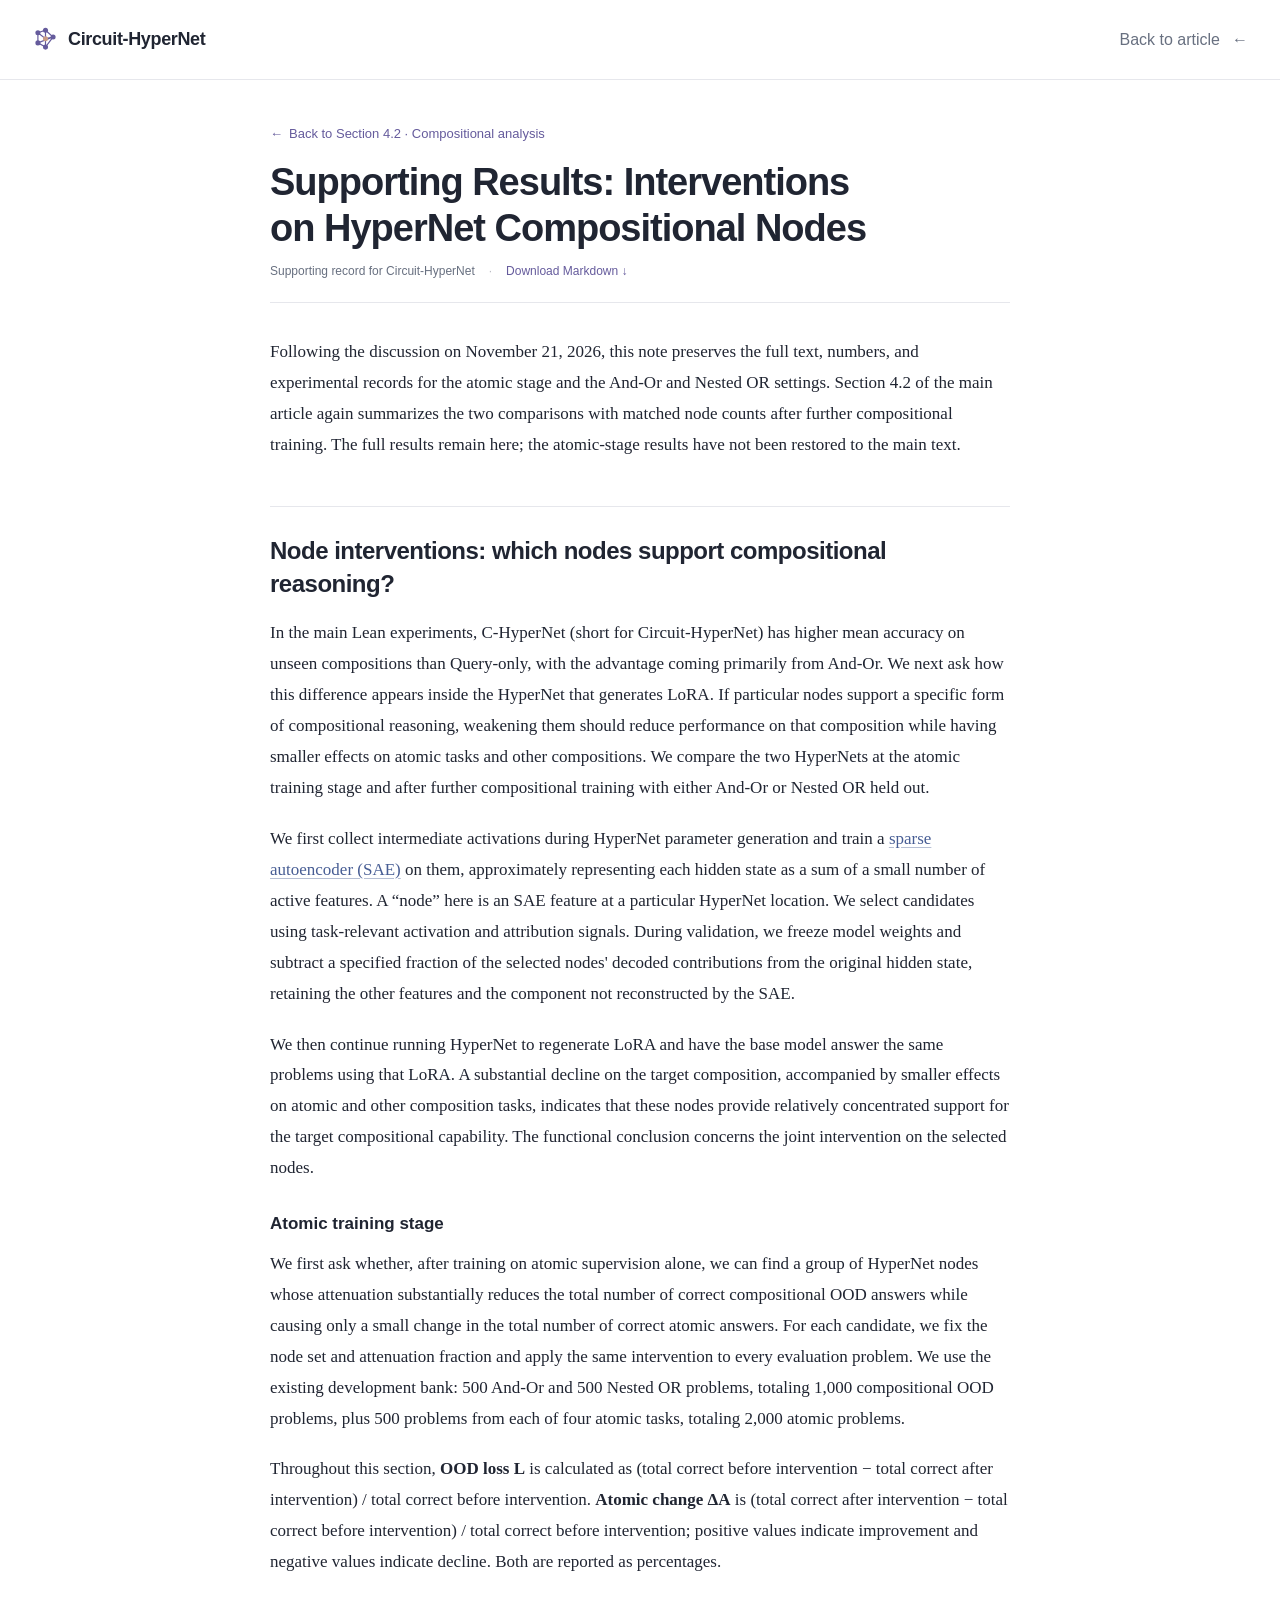
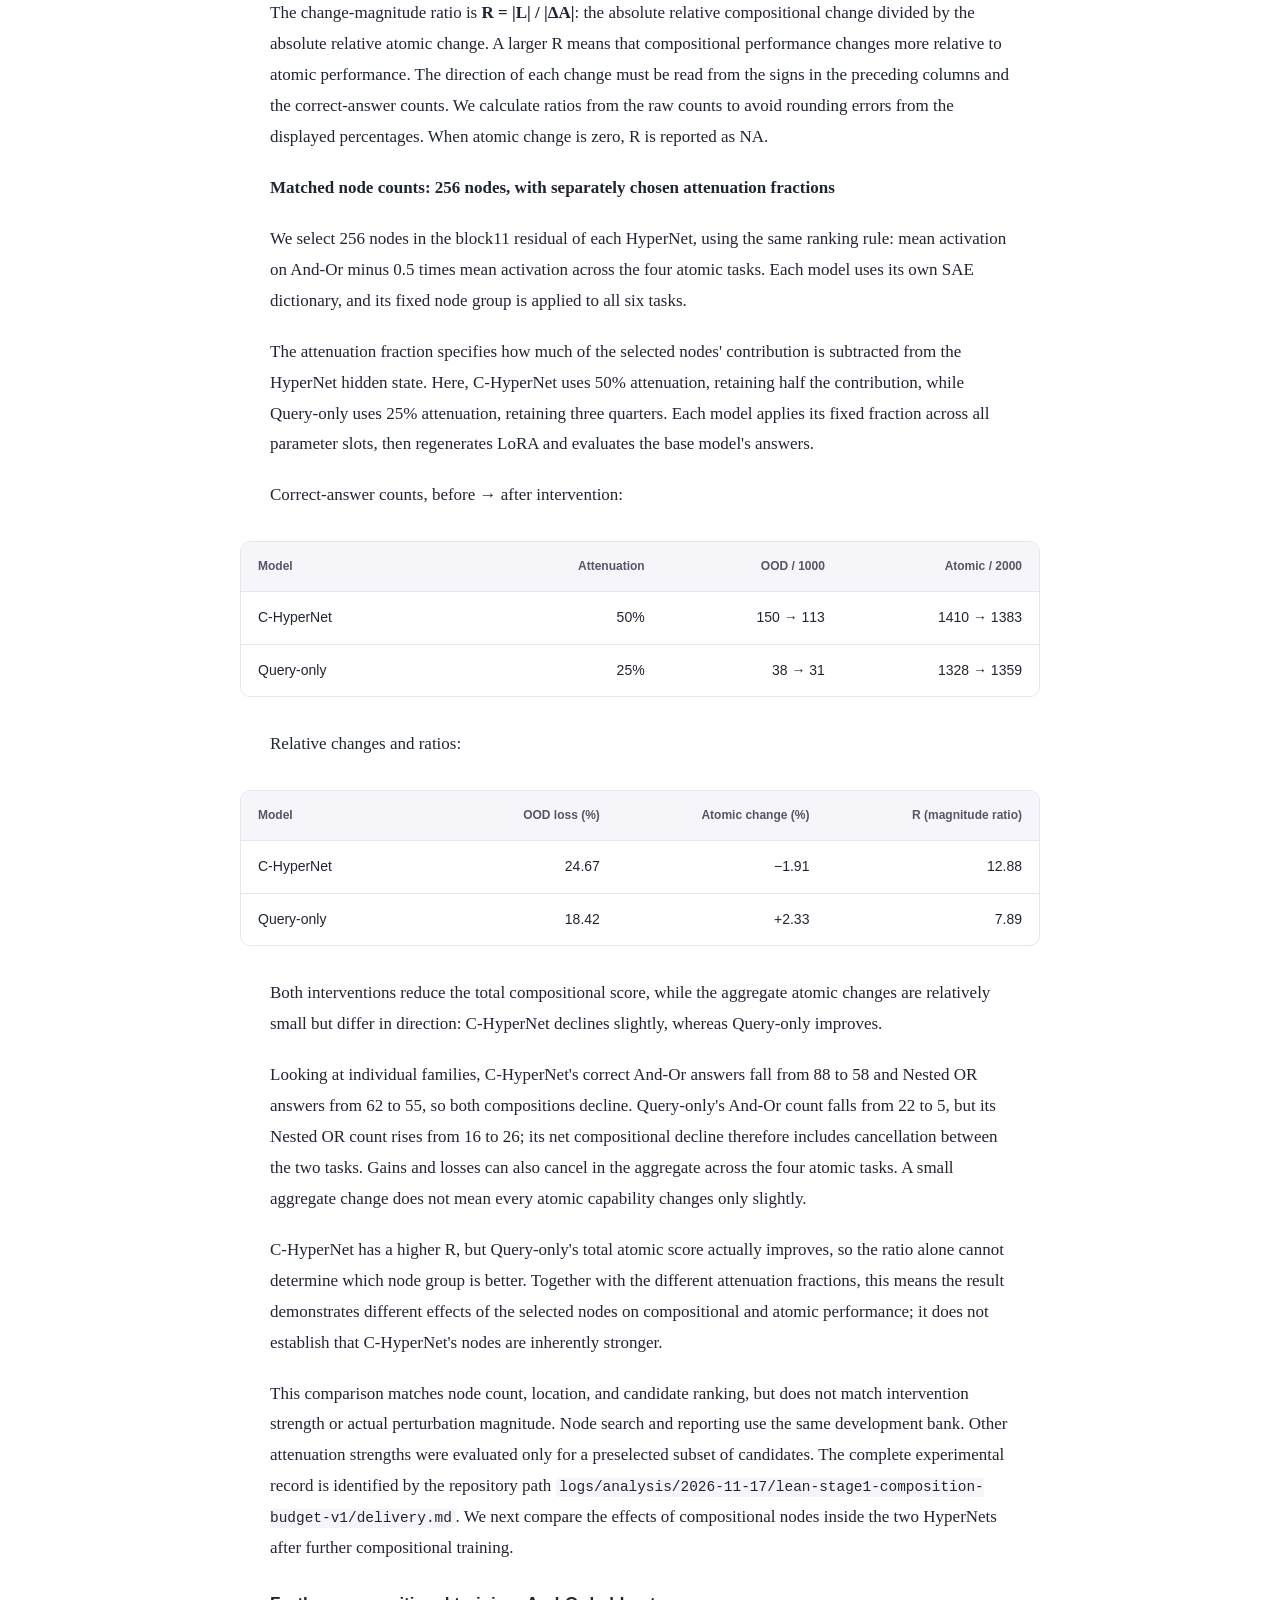
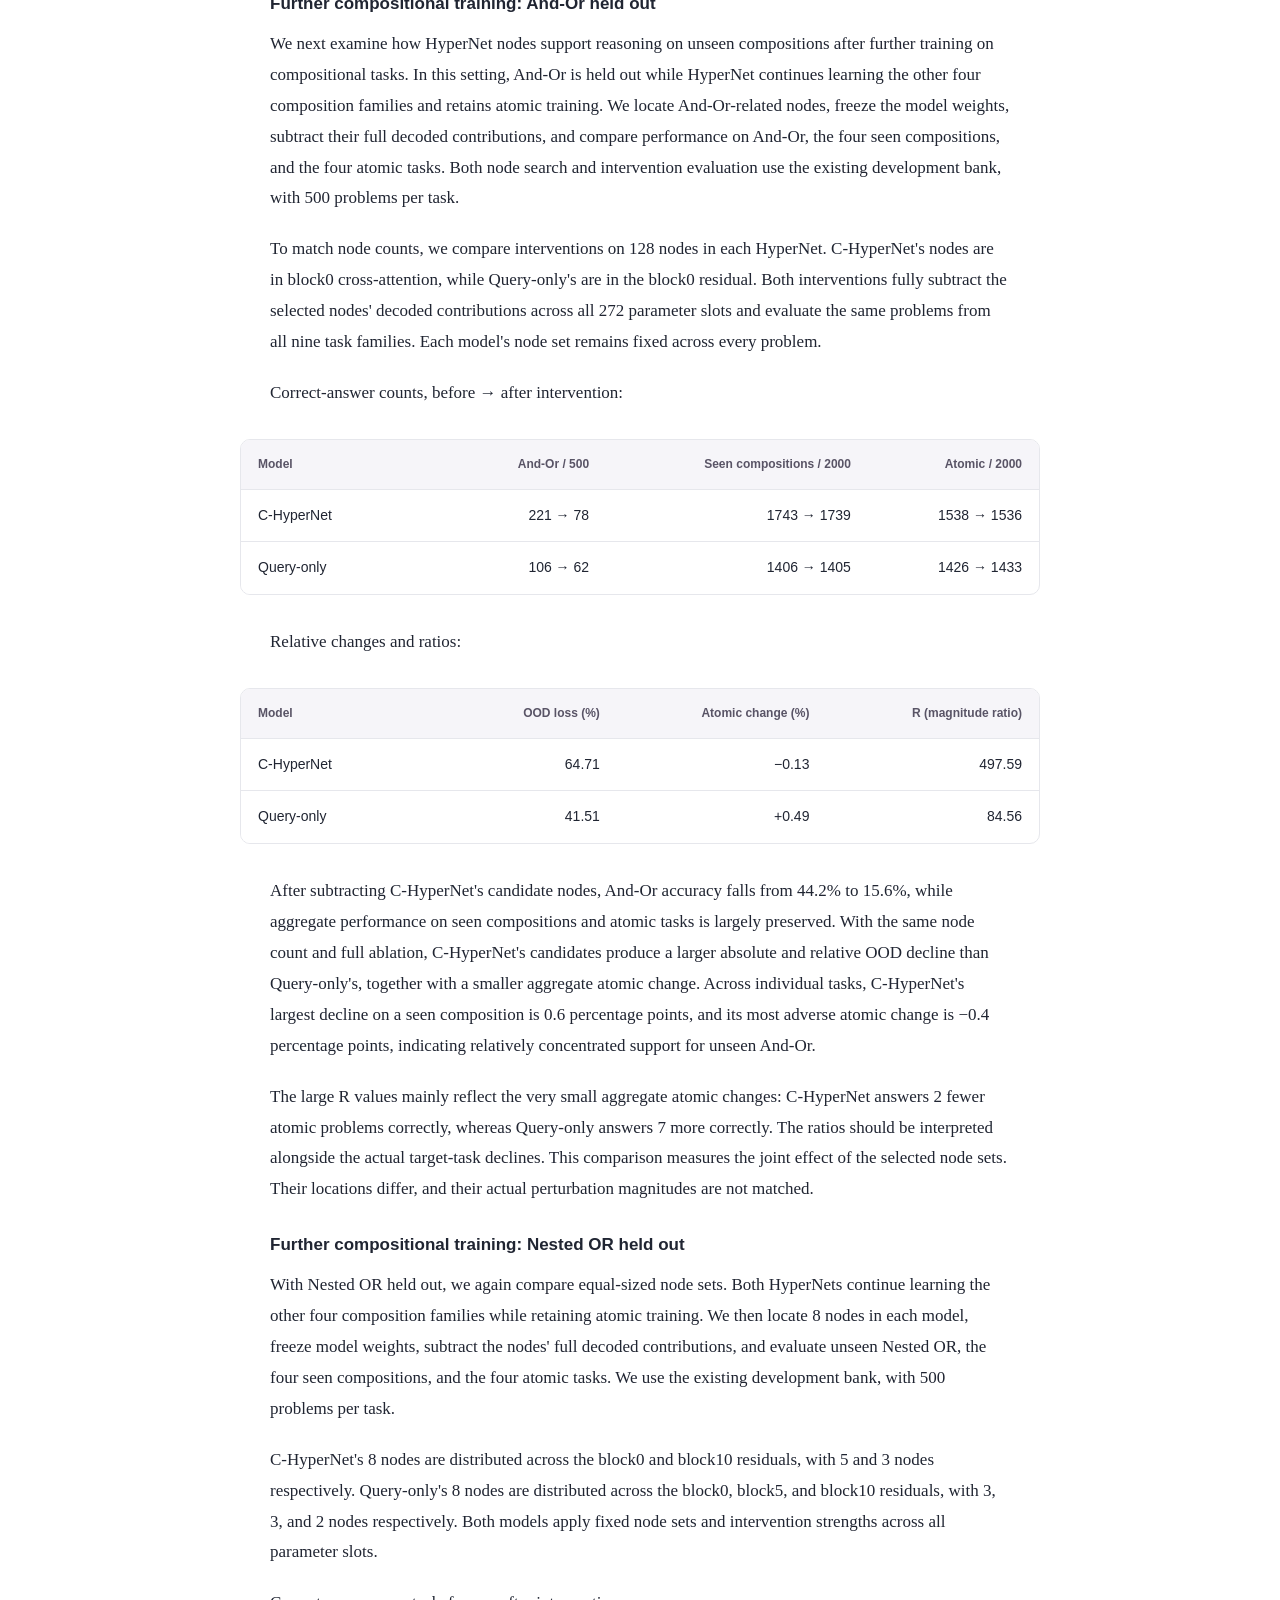
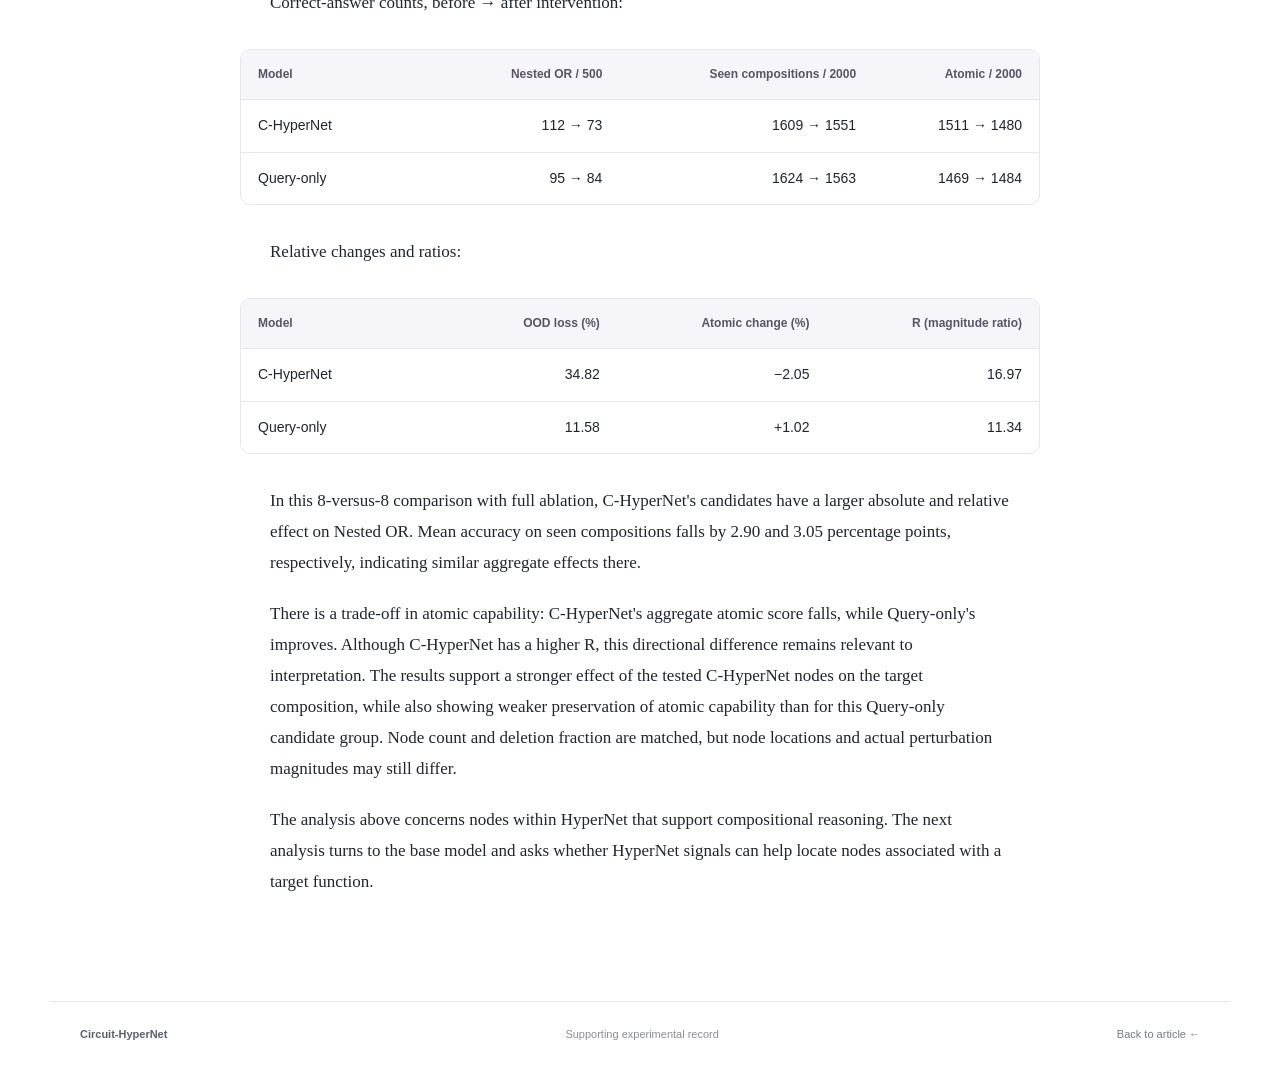
<file: composition_nodes.html>
<!doctype html>
<html lang="en">
<head>
  <meta charset="utf-8">
  <meta name="viewport" content="width=device-width,initial-scale=1">
  <meta name="color-scheme" content="light">
  <title>Supporting Results: Interventions on HyperNet Compositional Nodes · Circuit-HyperNet</title>
  <link rel="icon" href="assets/favicon.svg" type="image/svg+xml">
  <link rel="stylesheet" href="styles.css?v=23">
</head>
<body>
  <a class="skip-link" href="#note-content">Skip to note</a>
  <header class="site-header">
    <a class="wordmark" href="index.html#top"><svg viewBox="0 0 32 32" width="29" height="29" aria-hidden="true"><path d="M7 8 16 5 25 13 16 25 7 20 7 8 16 15 25 13M16 5v20M7 20l18-7" fill="none" stroke="currentColor" stroke-width="1.4"/><g fill="currentColor"><circle cx="7" cy="8" r="3"/><circle cx="16" cy="5" r="3"/><circle cx="25" cy="13" r="3"/><circle cx="16" cy="25" r="3"/><circle cx="7" cy="20" r="3"/></g><circle cx="16" cy="15" r="3" fill="#cb9d86"/></svg><span>Circuit-HyperNet</span></a>
    <a class="header-link" href="index.html#analysis-1">Back to article <span aria-hidden="true">←</span></a>
  </header>
  <main class="note-main" id="note-content">
    <div class="note-header">
      <a class="note-back" href="index.html#analysis-1"><span aria-hidden="true">←</span> Back to Section 4.2 · Compositional analysis</a>
      <h1>Supporting Results: Interventions on HyperNet Compositional Nodes</h1>
      <div class="note-meta"><span>Supporting record for Circuit-HyperNet</span><span class="meta-divider" aria-hidden="true">·</span><a href="composition_nodes_en.md" download>Download Markdown <span aria-hidden="true">↓</span></a></div>
    </div>
    <article class="note-body article" aria-label="Supporting Results: Interventions on HyperNet Compositional Nodes">
<p>Following the discussion on November 21, 2026, this note preserves the full text, numbers, and experimental records for the atomic stage and the And-Or and Nested OR settings. Section 4.2 of the main article again summarizes the two comparisons with matched node counts after further compositional training. The full results remain here; the atomic-stage results have not been restored to the main text.</p>
<h2>Node interventions: which nodes support compositional reasoning?</h2>
<p>In the main Lean experiments, C-HyperNet (short for Circuit-HyperNet) has higher mean accuracy on unseen compositions than Query-only, with the advantage coming primarily from And-Or. We next ask how this difference appears inside the HyperNet that generates LoRA. If particular nodes support a specific form of compositional reasoning, weakening them should reduce performance on that composition while having smaller effects on atomic tasks and other compositions. We compare the two HyperNets at the atomic training stage and after further compositional training with either And-Or or Nested OR held out.</p>
<p>We first collect intermediate activations during HyperNet parameter generation and train a <a target="_blank" rel="noopener noreferrer" href="https://arxiv.org/abs/2309.08600">sparse autoencoder (SAE)</a> on them, approximately representing each hidden state as a sum of a small number of active features. A “node” here is an SAE feature at a particular HyperNet location. We select candidates using task-relevant activation and attribution signals. During validation, we freeze model weights and subtract a specified fraction of the selected nodes' decoded contributions from the original hidden state, retaining the other features and the component not reconstructed by the SAE.</p>
<p>We then continue running HyperNet to regenerate LoRA and have the base model answer the same problems using that LoRA. A substantial decline on the target composition, accompanied by smaller effects on atomic and other composition tasks, indicates that these nodes provide relatively concentrated support for the target compositional capability. The functional conclusion concerns the joint intervention on the selected nodes.</p>
<h4>Atomic training stage</h4>
<p>We first ask whether, after training on atomic supervision alone, we can find a group of HyperNet nodes whose attenuation substantially reduces the total number of correct compositional OOD answers while causing only a small change in the total number of correct atomic answers. For each candidate, we fix the node set and attenuation fraction and apply the same intervention to every evaluation problem. We use the existing development bank: 500 And-Or and 500 Nested OR problems, totaling 1,000 compositional OOD problems, plus 500 problems from each of four atomic tasks, totaling 2,000 atomic problems.</p>
<p>Throughout this section, <strong>OOD loss L</strong> is calculated as (total correct before intervention − total correct after intervention) / total correct before intervention. <strong>Atomic change ΔA</strong> is (total correct after intervention − total correct before intervention) / total correct before intervention; positive values indicate improvement and negative values indicate decline. Both are reported as percentages.</p>
<p>The change-magnitude ratio is <strong>R = |L| / |ΔA|</strong>: the absolute relative compositional change divided by the absolute relative atomic change. A larger R means that compositional performance changes more relative to atomic performance. The direction of each change must be read from the signs in the preceding columns and the correct-answer counts. We calculate ratios from the raw counts to avoid rounding errors from the displayed percentages. When atomic change is zero, R is reported as NA.</p>
<p><strong>Matched node counts: 256 nodes, with separately chosen attenuation fractions</strong></p>
<p>We select 256 nodes in the block11 residual of each HyperNet, using the same ranking rule: mean activation on And-Or minus 0.5 times mean activation across the four atomic tasks. Each model uses its own SAE dictionary, and its fixed node group is applied to all six tasks.</p>
<p>The attenuation fraction specifies how much of the selected nodes' contribution is subtracted from the HyperNet hidden state. Here, C-HyperNet uses 50% attenuation, retaining half the contribution, while Query-only uses 25% attenuation, retaining three quarters. Each model applies its fixed fraction across all parameter slots, then regenerates LoRA and evaluates the base model's answers.</p>
<p>Correct-answer counts, before → after intervention:</p>
<div class="result-table" role="region" aria-label="Results table; scroll horizontally if needed" tabindex="0"><table>
<thead>
<tr>
<th scope="col">Model</th>
<th scope="col" style="text-align: right;">Attenuation</th>
<th scope="col" style="text-align: right;">OOD / 1000</th>
<th scope="col" style="text-align: right;">Atomic / 2000</th>
</tr>
</thead>
<tbody>
<tr>
<td>C-HyperNet</td>
<td style="text-align: right;">50%</td>
<td style="text-align: right;">150 → 113</td>
<td style="text-align: right;">1410 → 1383</td>
</tr>
<tr>
<td>Query-only</td>
<td style="text-align: right;">25%</td>
<td style="text-align: right;">38 → 31</td>
<td style="text-align: right;">1328 → 1359</td>
</tr>
</tbody>
</table></div>
<p>Relative changes and ratios:</p>
<div class="result-table" role="region" aria-label="Results table; scroll horizontally if needed" tabindex="0"><table>
<thead>
<tr>
<th scope="col">Model</th>
<th scope="col" style="text-align: right;">OOD loss (%)</th>
<th scope="col" style="text-align: right;">Atomic change (%)</th>
<th scope="col" style="text-align: right;">R (magnitude ratio)</th>
</tr>
</thead>
<tbody>
<tr>
<td>C-HyperNet</td>
<td style="text-align: right;">24.67</td>
<td style="text-align: right;">−1.91</td>
<td style="text-align: right;">12.88</td>
</tr>
<tr>
<td>Query-only</td>
<td style="text-align: right;">18.42</td>
<td style="text-align: right;">+2.33</td>
<td style="text-align: right;">7.89</td>
</tr>
</tbody>
</table></div>
<p>Both interventions reduce the total compositional score, while the aggregate atomic changes are relatively small but differ in direction: C-HyperNet declines slightly, whereas Query-only improves.</p>
<p>Looking at individual families, C-HyperNet's correct And-Or answers fall from 88 to 58 and Nested OR answers from 62 to 55, so both compositions decline. Query-only's And-Or count falls from 22 to 5, but its Nested OR count rises from 16 to 26; its net compositional decline therefore includes cancellation between the two tasks. Gains and losses can also cancel in the aggregate across the four atomic tasks. A small aggregate change does not mean every atomic capability changes only slightly.</p>
<p>C-HyperNet has a higher R, but Query-only's total atomic score actually improves, so the ratio alone cannot determine which node group is better. Together with the different attenuation fractions, this means the result demonstrates different effects of the selected nodes on compositional and atomic performance; it does not establish that C-HyperNet's nodes are inherently stronger.</p>
<p>This comparison matches node count, location, and candidate ranking, but does not match intervention strength or actual perturbation magnitude. Node search and reporting use the same development bank. Other attenuation strengths were evaluated only for a preselected subset of candidates. The complete experimental record is identified by the repository path <code>logs/analysis/2026-11-17/lean-stage1-composition-budget-v1/delivery.md</code>. We next compare the effects of compositional nodes inside the two HyperNets after further compositional training.</p>
<h4>Further compositional training: And-Or held out</h4>
<p>We next examine how HyperNet nodes support reasoning on unseen compositions after further training on compositional tasks. In this setting, And-Or is held out while HyperNet continues learning the other four composition families and retains atomic training. We locate And-Or-related nodes, freeze the model weights, subtract their full decoded contributions, and compare performance on And-Or, the four seen compositions, and the four atomic tasks. Both node search and intervention evaluation use the existing development bank, with 500 problems per task.</p>
<p>To match node counts, we compare interventions on 128 nodes in each HyperNet. C-HyperNet's nodes are in block0 cross-attention, while Query-only's are in the block0 residual. Both interventions fully subtract the selected nodes' decoded contributions across all 272 parameter slots and evaluate the same problems from all nine task families. Each model's node set remains fixed across every problem.</p>
<p>Correct-answer counts, before → after intervention:</p>
<div class="result-table" role="region" aria-label="Results table; scroll horizontally if needed" tabindex="0"><table>
<thead>
<tr>
<th scope="col">Model</th>
<th scope="col" style="text-align: right;">And-Or / 500</th>
<th scope="col" style="text-align: right;">Seen compositions / 2000</th>
<th scope="col" style="text-align: right;">Atomic / 2000</th>
</tr>
</thead>
<tbody>
<tr>
<td>C-HyperNet</td>
<td style="text-align: right;">221 → 78</td>
<td style="text-align: right;">1743 → 1739</td>
<td style="text-align: right;">1538 → 1536</td>
</tr>
<tr>
<td>Query-only</td>
<td style="text-align: right;">106 → 62</td>
<td style="text-align: right;">1406 → 1405</td>
<td style="text-align: right;">1426 → 1433</td>
</tr>
</tbody>
</table></div>
<p>Relative changes and ratios:</p>
<div class="result-table" role="region" aria-label="Results table; scroll horizontally if needed" tabindex="0"><table>
<thead>
<tr>
<th scope="col">Model</th>
<th scope="col" style="text-align: right;">OOD loss (%)</th>
<th scope="col" style="text-align: right;">Atomic change (%)</th>
<th scope="col" style="text-align: right;">R (magnitude ratio)</th>
</tr>
</thead>
<tbody>
<tr>
<td>C-HyperNet</td>
<td style="text-align: right;">64.71</td>
<td style="text-align: right;">−0.13</td>
<td style="text-align: right;">497.59</td>
</tr>
<tr>
<td>Query-only</td>
<td style="text-align: right;">41.51</td>
<td style="text-align: right;">+0.49</td>
<td style="text-align: right;">84.56</td>
</tr>
</tbody>
</table></div>
<p>After subtracting C-HyperNet's candidate nodes, And-Or accuracy falls from 44.2% to 15.6%, while aggregate performance on seen compositions and atomic tasks is largely preserved. With the same node count and full ablation, C-HyperNet's candidates produce a larger absolute and relative OOD decline than Query-only's, together with a smaller aggregate atomic change. Across individual tasks, C-HyperNet's largest decline on a seen composition is 0.6 percentage points, and its most adverse atomic change is −0.4 percentage points, indicating relatively concentrated support for unseen And-Or.</p>
<p>The large R values mainly reflect the very small aggregate atomic changes: C-HyperNet answers 2 fewer atomic problems correctly, whereas Query-only answers 7 more correctly. The ratios should be interpreted alongside the actual target-task declines. This comparison measures the joint effect of the selected node sets. Their locations differ, and their actual perturbation magnitudes are not matched.</p>
<h4>Further compositional training: Nested OR held out</h4>
<p>With Nested OR held out, we again compare equal-sized node sets. Both HyperNets continue learning the other four composition families while retaining atomic training. We then locate 8 nodes in each model, freeze model weights, subtract the nodes' full decoded contributions, and evaluate unseen Nested OR, the four seen compositions, and the four atomic tasks. We use the existing development bank, with 500 problems per task.</p>
<p>C-HyperNet's 8 nodes are distributed across the block0 and block10 residuals, with 5 and 3 nodes respectively. Query-only's 8 nodes are distributed across the block0, block5, and block10 residuals, with 3, 3, and 2 nodes respectively. Both models apply fixed node sets and intervention strengths across all parameter slots.</p>
<p>Correct-answer counts, before → after intervention:</p>
<div class="result-table" role="region" aria-label="Results table; scroll horizontally if needed" tabindex="0"><table>
<thead>
<tr>
<th scope="col">Model</th>
<th scope="col" style="text-align: right;">Nested OR / 500</th>
<th scope="col" style="text-align: right;">Seen compositions / 2000</th>
<th scope="col" style="text-align: right;">Atomic / 2000</th>
</tr>
</thead>
<tbody>
<tr>
<td>C-HyperNet</td>
<td style="text-align: right;">112 → 73</td>
<td style="text-align: right;">1609 → 1551</td>
<td style="text-align: right;">1511 → 1480</td>
</tr>
<tr>
<td>Query-only</td>
<td style="text-align: right;">95 → 84</td>
<td style="text-align: right;">1624 → 1563</td>
<td style="text-align: right;">1469 → 1484</td>
</tr>
</tbody>
</table></div>
<p>Relative changes and ratios:</p>
<div class="result-table" role="region" aria-label="Results table; scroll horizontally if needed" tabindex="0"><table>
<thead>
<tr>
<th scope="col">Model</th>
<th scope="col" style="text-align: right;">OOD loss (%)</th>
<th scope="col" style="text-align: right;">Atomic change (%)</th>
<th scope="col" style="text-align: right;">R (magnitude ratio)</th>
</tr>
</thead>
<tbody>
<tr>
<td>C-HyperNet</td>
<td style="text-align: right;">34.82</td>
<td style="text-align: right;">−2.05</td>
<td style="text-align: right;">16.97</td>
</tr>
<tr>
<td>Query-only</td>
<td style="text-align: right;">11.58</td>
<td style="text-align: right;">+1.02</td>
<td style="text-align: right;">11.34</td>
</tr>
</tbody>
</table></div>
<p>In this 8-versus-8 comparison with full ablation, C-HyperNet's candidates have a larger absolute and relative effect on Nested OR. Mean accuracy on seen compositions falls by 2.90 and 3.05 percentage points, respectively, indicating similar aggregate effects there.</p>
<p>There is a trade-off in atomic capability: C-HyperNet's aggregate atomic score falls, while Query-only's improves. Although C-HyperNet has a higher R, this directional difference remains relevant to interpretation. The results support a stronger effect of the tested C-HyperNet nodes on the target composition, while also showing weaker preservation of atomic capability than for this Query-only candidate group. Node count and deletion fraction are matched, but node locations and actual perturbation magnitudes may still differ.</p>
<p>The analysis above concerns nodes within HyperNet that support compositional reasoning. The next analysis turns to the base model and asks whether HyperNet signals can help locate nodes associated with a target function.</p>
    </article>
  </main>
  <footer class="site-footer"><span>Circuit-HyperNet</span><span>Supporting experimental record</span><a href="index.html#analysis-1">Back to article ←</a></footer>
</body>
</html>
</file>
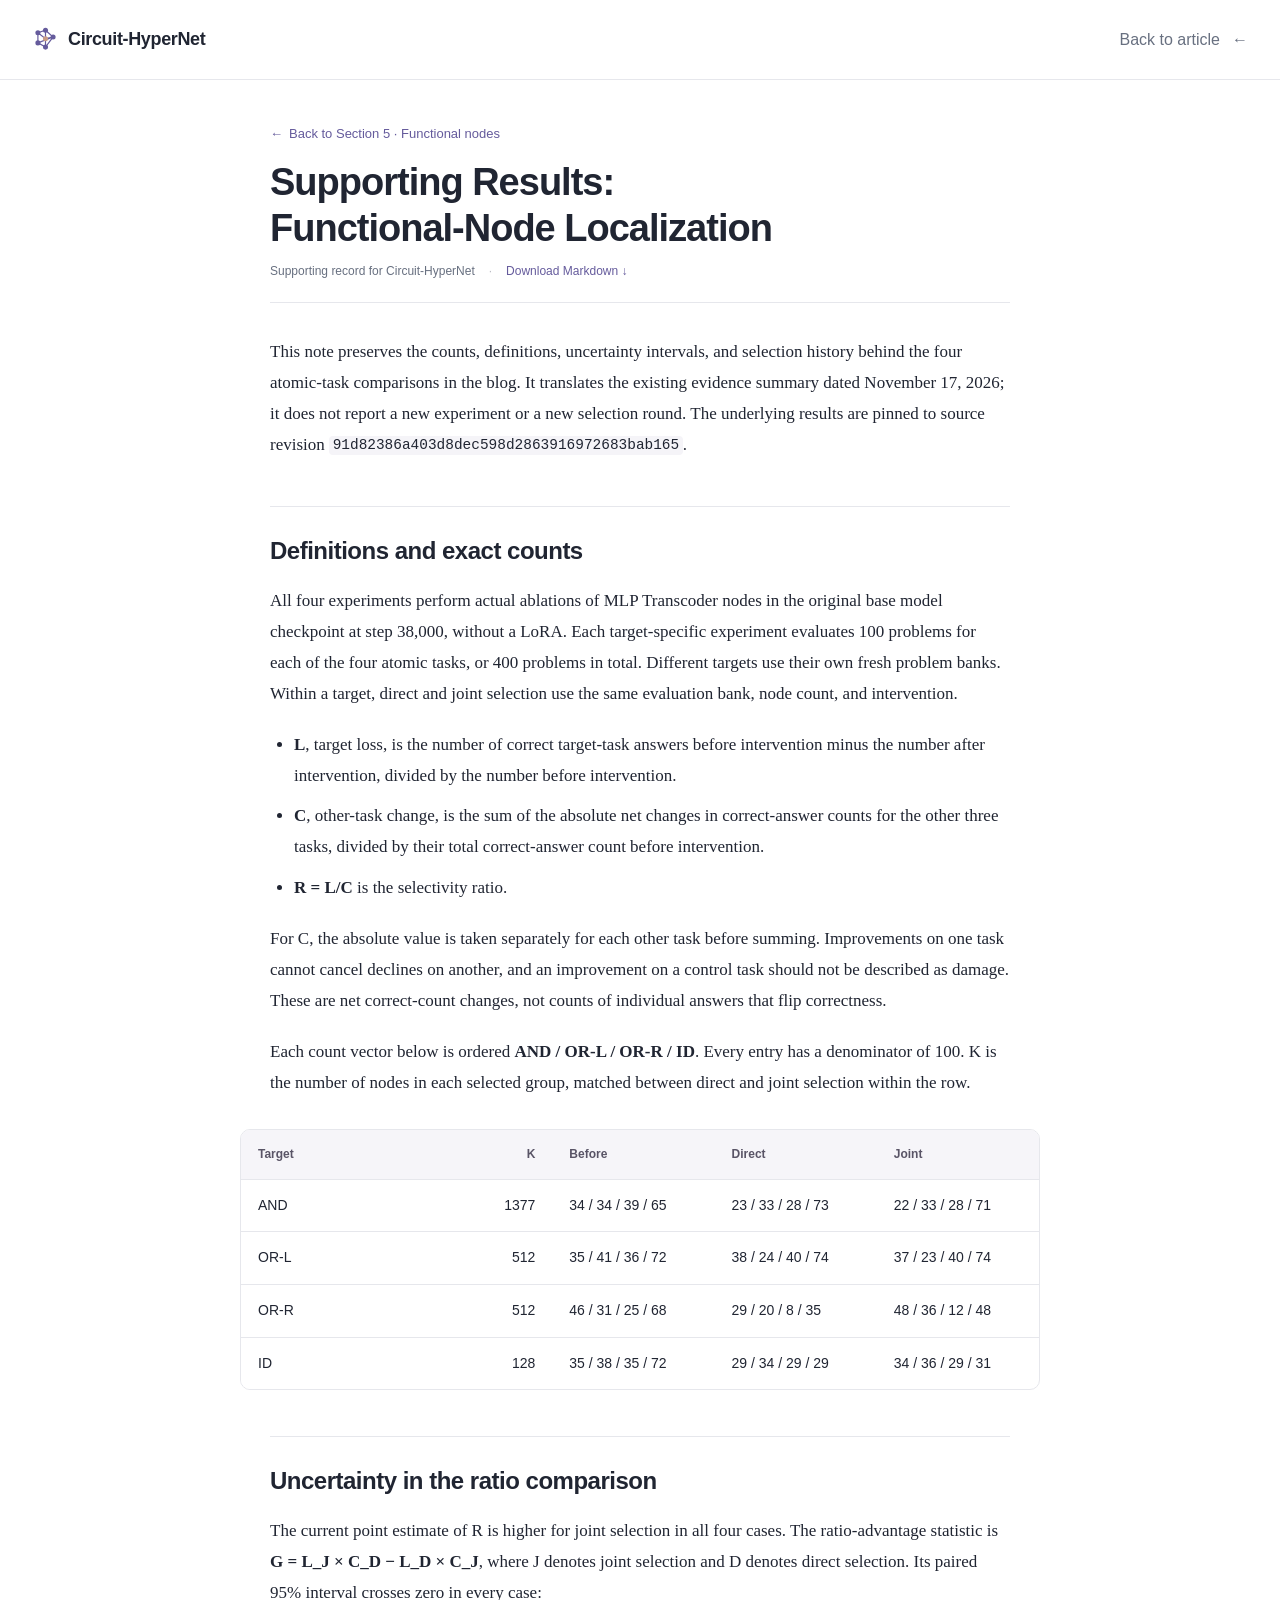
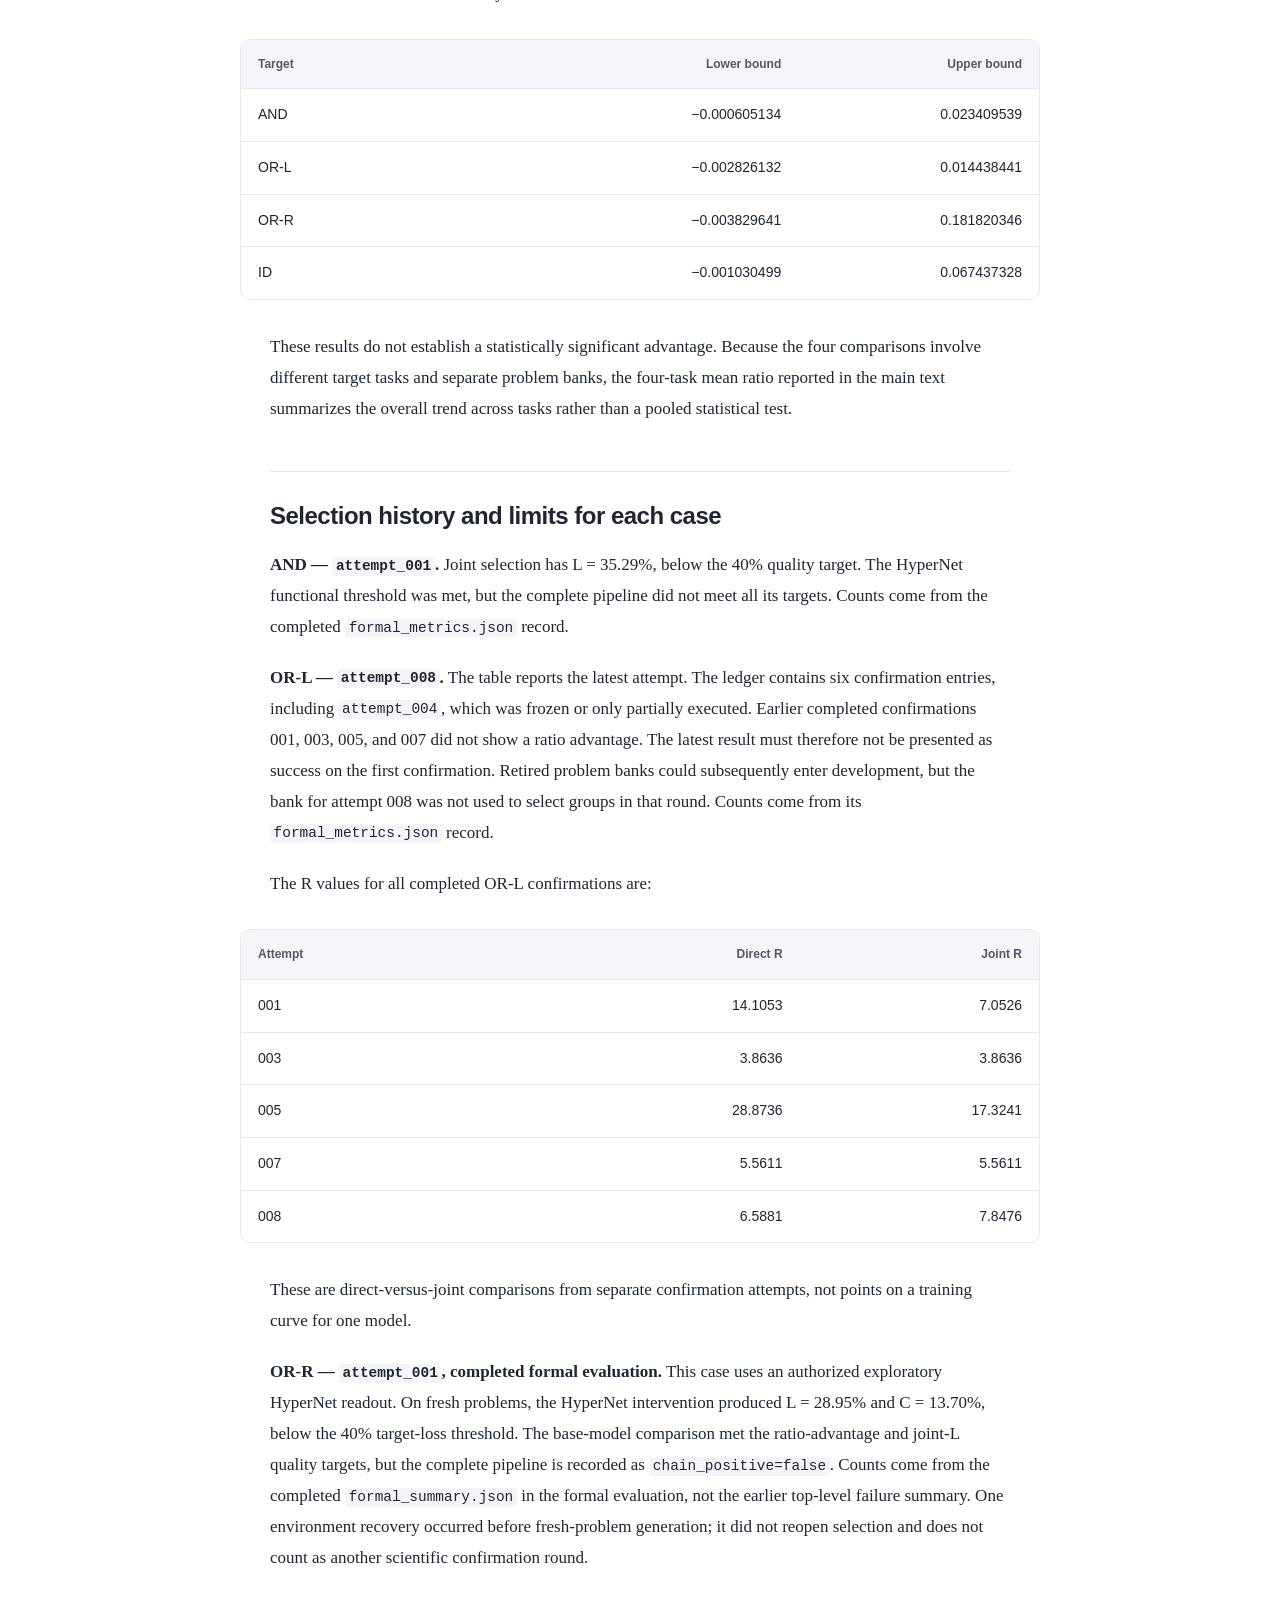
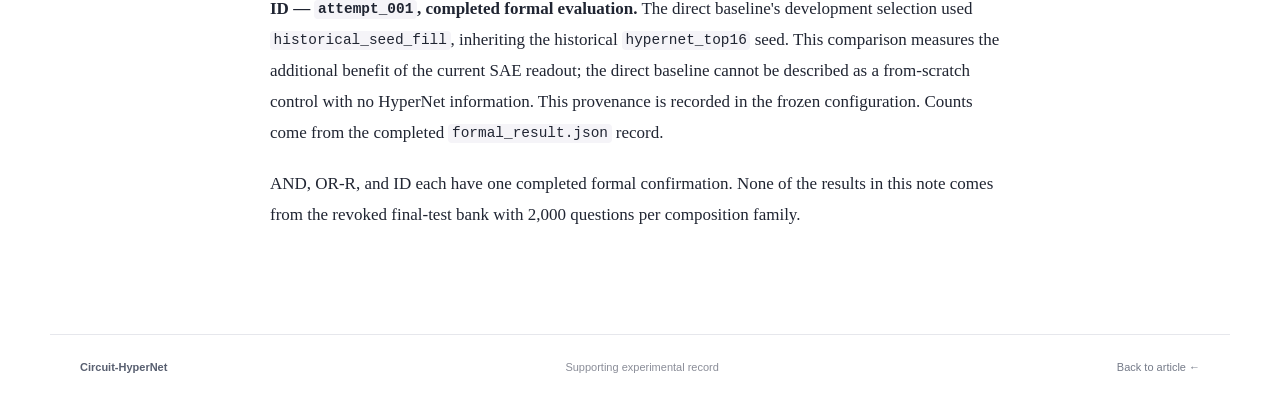
<file: localization_results.html>
<!doctype html>
<html lang="en">
<head>
  <meta charset="utf-8">
  <meta name="viewport" content="width=device-width,initial-scale=1">
  <meta name="color-scheme" content="light">
  <title>Supporting Results: Functional-Node Localization · Circuit-HyperNet</title>
  <link rel="icon" href="assets/favicon.svg" type="image/svg+xml">
  <link rel="stylesheet" href="styles.css?v=23">
</head>
<body>
  <a class="skip-link" href="#note-content">Skip to note</a>
  <header class="site-header">
    <a class="wordmark" href="index.html#top"><svg viewBox="0 0 32 32" width="29" height="29" aria-hidden="true"><path d="M7 8 16 5 25 13 16 25 7 20 7 8 16 15 25 13M16 5v20M7 20l18-7" fill="none" stroke="currentColor" stroke-width="1.4"/><g fill="currentColor"><circle cx="7" cy="8" r="3"/><circle cx="16" cy="5" r="3"/><circle cx="25" cy="13" r="3"/><circle cx="16" cy="25" r="3"/><circle cx="7" cy="20" r="3"/></g><circle cx="16" cy="15" r="3" fill="#cb9d86"/></svg><span>Circuit-HyperNet</span></a>
    <a class="header-link" href="index.html#analysis-2">Back to article <span aria-hidden="true">←</span></a>
  </header>
  <main class="note-main" id="note-content">
    <div class="note-header">
      <a class="note-back" href="index.html#analysis-2"><span aria-hidden="true">←</span> Back to Section 5 · Functional nodes</a>
      <h1>Supporting Results: Functional-Node Localization</h1>
      <div class="note-meta"><span>Supporting record for Circuit-HyperNet</span><span class="meta-divider" aria-hidden="true">·</span><a href="localization_results_en.md" download>Download Markdown <span aria-hidden="true">↓</span></a></div>
    </div>
    <article class="note-body article" aria-label="Supporting Results: Functional-Node Localization">
<p>This note preserves the counts, definitions, uncertainty intervals, and selection history behind the four atomic-task comparisons in the blog. It translates the existing evidence summary dated November 17, 2026; it does not report a new experiment or a new selection round. The underlying results are pinned to source revision <code>91d82386a403d8dec598d2863916972683bab165</code>.</p>
<h2>Definitions and exact counts</h2>
<p>All four experiments perform actual ablations of MLP Transcoder nodes in the original base model checkpoint at step 38,000, without a LoRA. Each target-specific experiment evaluates 100 problems for each of the four atomic tasks, or 400 problems in total. Different targets use their own fresh problem banks. Within a target, direct and joint selection use the same evaluation bank, node count, and intervention.</p>
<ul>
<li><strong>L</strong>, target loss, is the number of correct target-task answers before intervention minus the number after intervention, divided by the number before intervention.</li>
<li><strong>C</strong>, other-task change, is the sum of the absolute net changes in correct-answer counts for the other three tasks, divided by their total correct-answer count before intervention.</li>
<li><strong>R = L/C</strong> is the selectivity ratio.</li>
</ul>
<p>For C, the absolute value is taken separately for each other task before summing. Improvements on one task cannot cancel declines on another, and an improvement on a control task should not be described as damage. These are net correct-count changes, not counts of individual answers that flip correctness.</p>
<p>Each count vector below is ordered <strong>AND / OR-L / OR-R / ID</strong>. Every entry has a denominator of 100. K is the number of nodes in each selected group, matched between direct and joint selection within the row.</p>
<div class="result-table" role="region" aria-label="Results table; scroll horizontally if needed" tabindex="0"><table>
<thead>
<tr>
<th scope="col">Target</th>
<th scope="col" style="text-align: right;">K</th>
<th scope="col">Before</th>
<th scope="col">Direct</th>
<th scope="col">Joint</th>
</tr>
</thead>
<tbody>
<tr>
<td>AND</td>
<td style="text-align: right;">1377</td>
<td>34 / 34 / 39 / 65</td>
<td>23 / 33 / 28 / 73</td>
<td>22 / 33 / 28 / 71</td>
</tr>
<tr>
<td>OR-L</td>
<td style="text-align: right;">512</td>
<td>35 / 41 / 36 / 72</td>
<td>38 / 24 / 40 / 74</td>
<td>37 / 23 / 40 / 74</td>
</tr>
<tr>
<td>OR-R</td>
<td style="text-align: right;">512</td>
<td>46 / 31 / 25 / 68</td>
<td>29 / 20 / 8 / 35</td>
<td>48 / 36 / 12 / 48</td>
</tr>
<tr>
<td>ID</td>
<td style="text-align: right;">128</td>
<td>35 / 38 / 35 / 72</td>
<td>29 / 34 / 29 / 29</td>
<td>34 / 36 / 29 / 31</td>
</tr>
</tbody>
</table></div>
<h2>Uncertainty in the ratio comparison</h2>
<p>The current point estimate of R is higher for joint selection in all four cases. The ratio-advantage statistic is <strong>G = L_J × C_D − L_D × C_J</strong>, where J denotes joint selection and D denotes direct selection. Its paired 95% interval crosses zero in every case:</p>
<div class="result-table" role="region" aria-label="Results table; scroll horizontally if needed" tabindex="0"><table>
<thead>
<tr>
<th scope="col">Target</th>
<th scope="col" style="text-align: right;">Lower bound</th>
<th scope="col" style="text-align: right;">Upper bound</th>
</tr>
</thead>
<tbody>
<tr>
<td>AND</td>
<td style="text-align: right;">−0.000605134</td>
<td style="text-align: right;">0.023409539</td>
</tr>
<tr>
<td>OR-L</td>
<td style="text-align: right;">−0.002826132</td>
<td style="text-align: right;">0.014438441</td>
</tr>
<tr>
<td>OR-R</td>
<td style="text-align: right;">−0.003829641</td>
<td style="text-align: right;">0.181820346</td>
</tr>
<tr>
<td>ID</td>
<td style="text-align: right;">−0.001030499</td>
<td style="text-align: right;">0.067437328</td>
</tr>
</tbody>
</table></div>
<p>These results do not establish a statistically significant advantage. Because the four comparisons involve different target tasks and separate problem banks, the four-task mean ratio reported in the main text summarizes the overall trend across tasks rather than a pooled statistical test.</p>
<h2>Selection history and limits for each case</h2>
<p><strong>AND — <code>attempt_001</code>.</strong> Joint selection has L = 35.29%, below the 40% quality target. The HyperNet functional threshold was met, but the complete pipeline did not meet all its targets. Counts come from the completed <code>formal_metrics.json</code> record.</p>
<p><strong>OR-L — <code>attempt_008</code>.</strong> The table reports the latest attempt. The ledger contains six confirmation entries, including <code>attempt_004</code>, which was frozen or only partially executed. Earlier completed confirmations 001, 003, 005, and 007 did not show a ratio advantage. The latest result must therefore not be presented as success on the first confirmation. Retired problem banks could subsequently enter development, but the bank for attempt 008 was not used to select groups in that round. Counts come from its <code>formal_metrics.json</code> record.</p>
<p>The R values for all completed OR-L confirmations are:</p>
<div class="result-table" role="region" aria-label="Results table; scroll horizontally if needed" tabindex="0"><table>
<thead>
<tr>
<th scope="col">Attempt</th>
<th scope="col" style="text-align: right;">Direct R</th>
<th scope="col" style="text-align: right;">Joint R</th>
</tr>
</thead>
<tbody>
<tr>
<td>001</td>
<td style="text-align: right;">14.1053</td>
<td style="text-align: right;">7.0526</td>
</tr>
<tr>
<td>003</td>
<td style="text-align: right;">3.8636</td>
<td style="text-align: right;">3.8636</td>
</tr>
<tr>
<td>005</td>
<td style="text-align: right;">28.8736</td>
<td style="text-align: right;">17.3241</td>
</tr>
<tr>
<td>007</td>
<td style="text-align: right;">5.5611</td>
<td style="text-align: right;">5.5611</td>
</tr>
<tr>
<td>008</td>
<td style="text-align: right;">6.5881</td>
<td style="text-align: right;">7.8476</td>
</tr>
</tbody>
</table></div>
<p>These are direct-versus-joint comparisons from separate confirmation attempts, not points on a training curve for one model.</p>
<p><strong>OR-R — <code>attempt_001</code>, completed formal evaluation.</strong> This case uses an authorized exploratory HyperNet readout. On fresh problems, the HyperNet intervention produced L = 28.95% and C = 13.70%, below the 40% target-loss threshold. The base-model comparison met the ratio-advantage and joint-L quality targets, but the complete pipeline is recorded as <code>chain_positive=false</code>. Counts come from the completed <code>formal_summary.json</code> in the formal evaluation, not the earlier top-level failure summary. One environment recovery occurred before fresh-problem generation; it did not reopen selection and does not count as another scientific confirmation round.</p>
<p><strong>ID — <code>attempt_001</code>, completed formal evaluation.</strong> The direct baseline's development selection used <code>historical_seed_fill</code>, inheriting the historical <code>hypernet_top16</code> seed. This comparison measures the additional benefit of the current SAE readout; the direct baseline cannot be described as a from-scratch control with no HyperNet information. This provenance is recorded in the frozen configuration. Counts come from the completed <code>formal_result.json</code> record.</p>
<p>AND, OR-R, and ID each have one completed formal confirmation. None of the results in this note comes from the revoked final-test bank with 2,000 questions per composition family.</p>
    </article>
  </main>
  <footer class="site-footer"><span>Circuit-HyperNet</span><span>Supporting experimental record</span><a href="index.html#analysis-2">Back to article ←</a></footer>
</body>
</html>
</file>
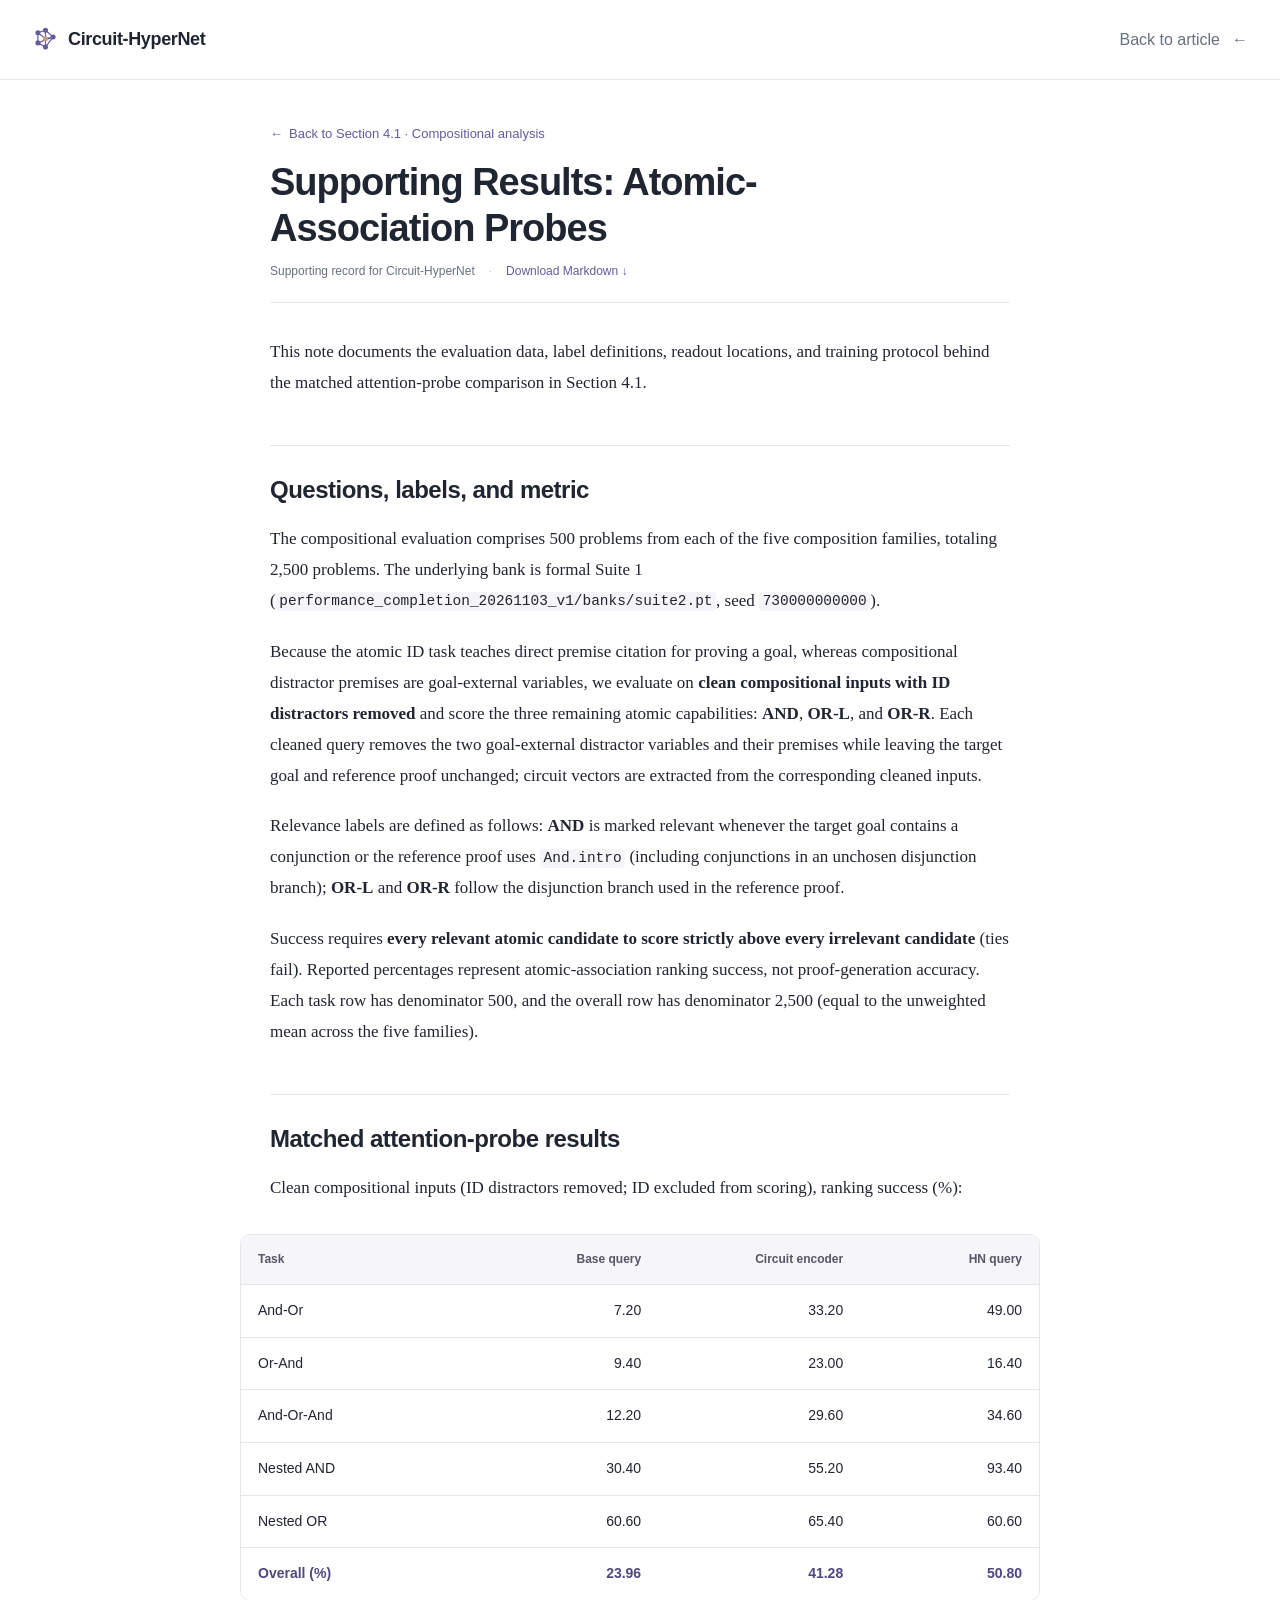
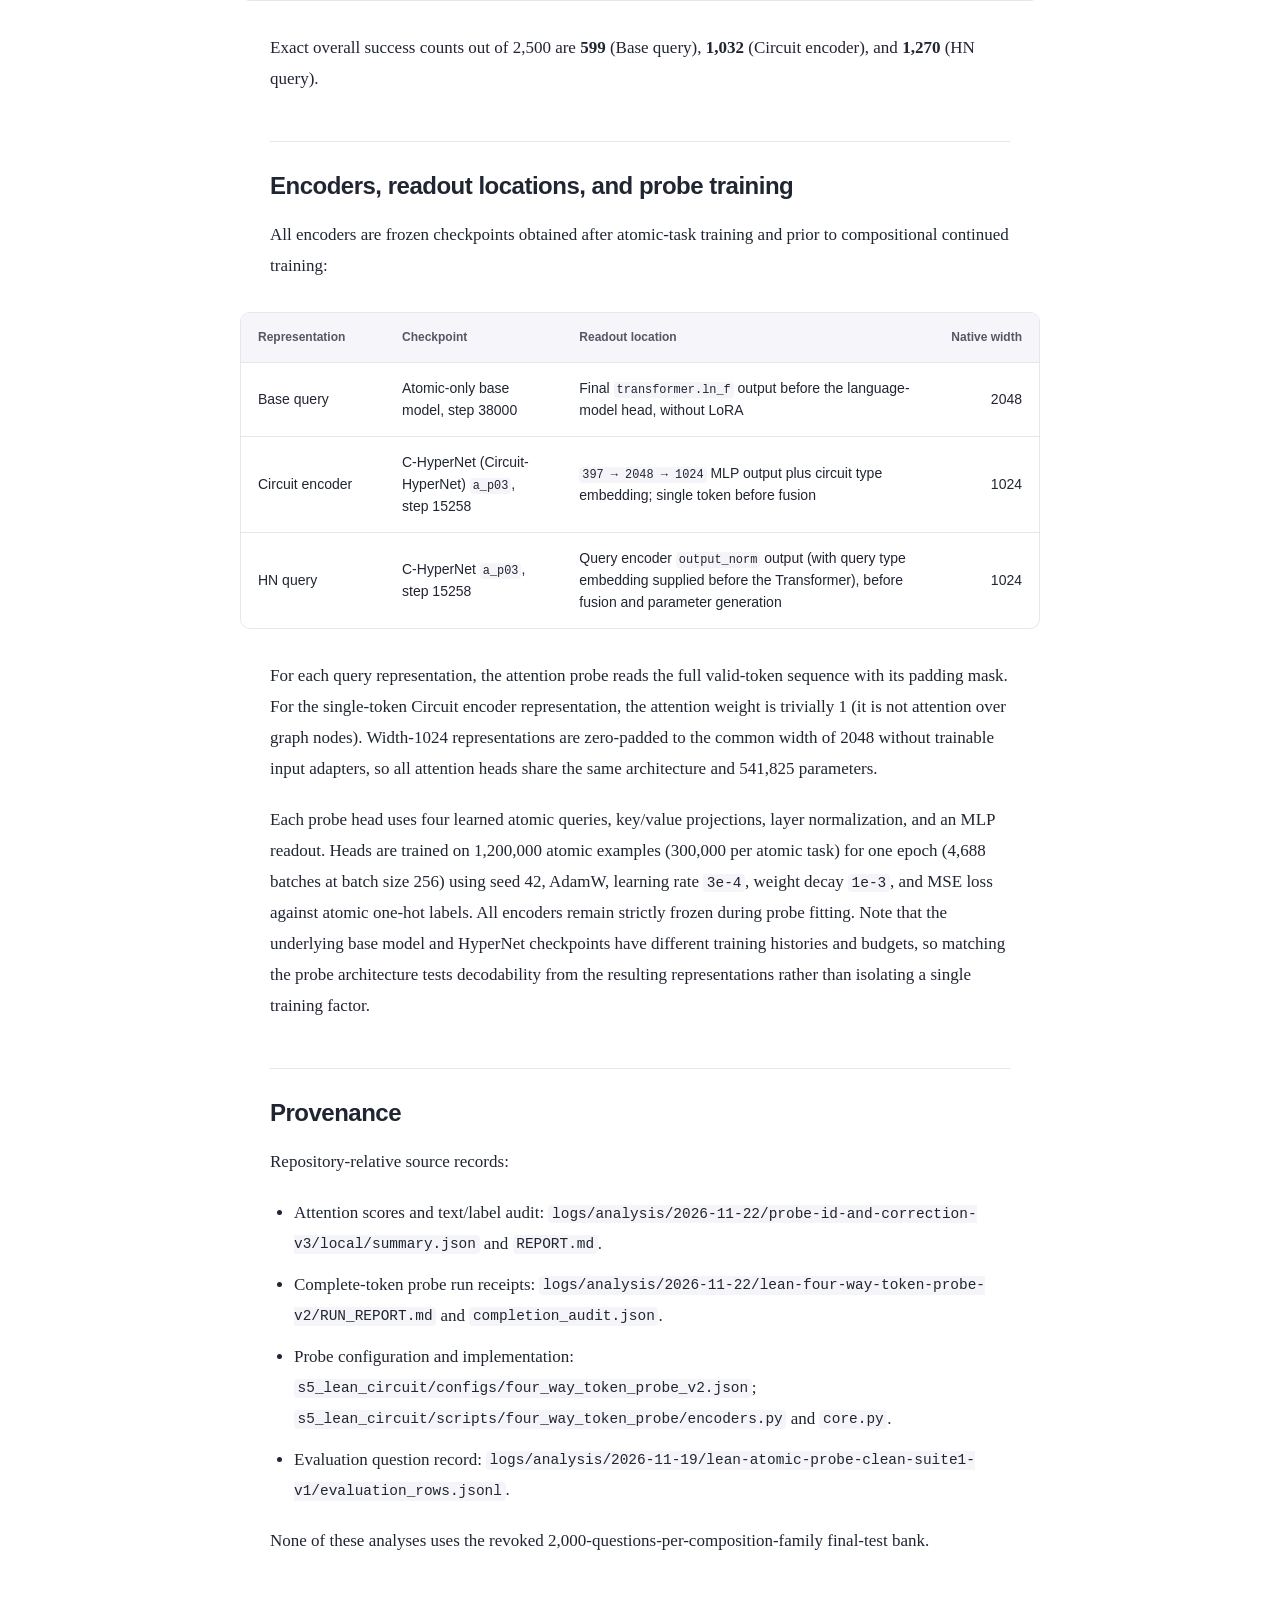
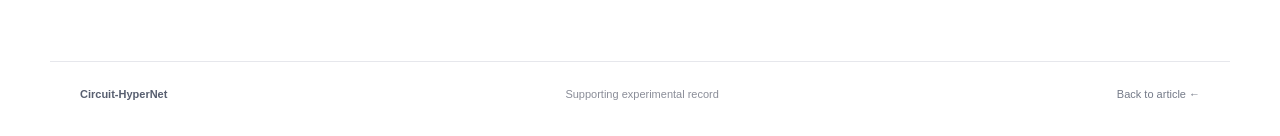
<file: probe_results.html>
<!doctype html>
<html lang="en">
<head>
  <meta charset="utf-8">
  <meta name="viewport" content="width=device-width,initial-scale=1">
  <meta name="color-scheme" content="light">
  <title>Supporting Results: Atomic-Association Probes · Circuit-HyperNet</title>
  <link rel="icon" href="assets/favicon.svg" type="image/svg+xml">
  <link rel="stylesheet" href="styles.css?v=23">
</head>
<body>
  <a class="skip-link" href="#note-content">Skip to note</a>
  <header class="site-header">
    <a class="wordmark" href="index.html#top"><svg viewBox="0 0 32 32" width="29" height="29" aria-hidden="true"><path d="M7 8 16 5 25 13 16 25 7 20 7 8 16 15 25 13M16 5v20M7 20l18-7" fill="none" stroke="currentColor" stroke-width="1.4"/><g fill="currentColor"><circle cx="7" cy="8" r="3"/><circle cx="16" cy="5" r="3"/><circle cx="25" cy="13" r="3"/><circle cx="16" cy="25" r="3"/><circle cx="7" cy="20" r="3"/></g><circle cx="16" cy="15" r="3" fill="#cb9d86"/></svg><span>Circuit-HyperNet</span></a>
    <a class="header-link" href="index.html#analysis-1">Back to article <span aria-hidden="true">←</span></a>
  </header>
  <main class="note-main" id="note-content">
    <div class="note-header">
      <a class="note-back" href="index.html#analysis-1"><span aria-hidden="true">←</span> Back to Section 4.1 · Compositional analysis</a>
      <h1>Supporting Results: Atomic-Association Probes</h1>
      <div class="note-meta"><span>Supporting record for Circuit-HyperNet</span><span class="meta-divider" aria-hidden="true">·</span><a href="probe_results_en.md" download>Download Markdown <span aria-hidden="true">↓</span></a></div>
    </div>
    <article class="note-body article" aria-label="Supporting Results: Atomic-Association Probes">
<p>This note documents the evaluation data, label definitions, readout locations, and training protocol behind the matched attention-probe comparison in Section 4.1.</p>
<h2>Questions, labels, and metric</h2>
<p>The compositional evaluation comprises 500 problems from each of the five composition families, totaling 2,500 problems. The underlying bank is formal Suite 1 (<code>performance_completion_20261103_v1/banks/suite2.pt</code>, seed <code>730000000000</code>).</p>
<p>Because the atomic ID task teaches direct premise citation for proving a goal, whereas compositional distractor premises are goal-external variables, we evaluate on <strong>clean compositional inputs with ID distractors removed</strong> and score the three remaining atomic capabilities: <strong>AND</strong>, <strong>OR-L</strong>, and <strong>OR-R</strong>. Each cleaned query removes the two goal-external distractor variables and their premises while leaving the target goal and reference proof unchanged; circuit vectors are extracted from the corresponding cleaned inputs.</p>
<p>Relevance labels are defined as follows: <strong>AND</strong> is marked relevant whenever the target goal contains a conjunction or the reference proof uses <code>And.intro</code> (including conjunctions in an unchosen disjunction branch); <strong>OR-L</strong> and <strong>OR-R</strong> follow the disjunction branch used in the reference proof.</p>
<p>Success requires <strong>every relevant atomic candidate to score strictly above every irrelevant candidate</strong> (ties fail). Reported percentages represent atomic-association ranking success, not proof-generation accuracy. Each task row has denominator 500, and the overall row has denominator 2,500 (equal to the unweighted mean across the five families).</p>
<h2>Matched attention-probe results</h2>
<p>Clean compositional inputs (ID distractors removed; ID excluded from scoring), ranking success (%):</p>
<div class="result-table" role="region" aria-label="Results table; scroll horizontally if needed" tabindex="0"><table>
<thead>
<tr>
<th scope="col">Task</th>
<th scope="col" style="text-align: right;">Base query</th>
<th scope="col" style="text-align: right;">Circuit encoder</th>
<th scope="col" style="text-align: right;">HN query</th>
</tr>
</thead>
<tbody>
<tr>
<td>And-Or</td>
<td style="text-align: right;">7.20</td>
<td style="text-align: right;">33.20</td>
<td style="text-align: right;">49.00</td>
</tr>
<tr>
<td>Or-And</td>
<td style="text-align: right;">9.40</td>
<td style="text-align: right;">23.00</td>
<td style="text-align: right;">16.40</td>
</tr>
<tr>
<td>And-Or-And</td>
<td style="text-align: right;">12.20</td>
<td style="text-align: right;">29.60</td>
<td style="text-align: right;">34.60</td>
</tr>
<tr>
<td>Nested AND</td>
<td style="text-align: right;">30.40</td>
<td style="text-align: right;">55.20</td>
<td style="text-align: right;">93.40</td>
</tr>
<tr>
<td>Nested OR</td>
<td style="text-align: right;">60.60</td>
<td style="text-align: right;">65.40</td>
<td style="text-align: right;">60.60</td>
</tr>
<tr>
<td><strong>Overall (%)</strong></td>
<td style="text-align: right;"><strong>23.96</strong></td>
<td style="text-align: right;"><strong>41.28</strong></td>
<td style="text-align: right;"><strong>50.80</strong></td>
</tr>
</tbody>
</table></div>
<p>Exact overall success counts out of 2,500 are <strong>599</strong> (Base query), <strong>1,032</strong> (Circuit encoder), and <strong>1,270</strong> (HN query).</p>
<h2>Encoders, readout locations, and probe training</h2>
<p>All encoders are frozen checkpoints obtained after atomic-task training and prior to compositional continued training:</p>
<div class="result-table" role="region" aria-label="Results table; scroll horizontally if needed" tabindex="0"><table>
<thead>
<tr>
<th scope="col">Representation</th>
<th scope="col">Checkpoint</th>
<th scope="col">Readout location</th>
<th scope="col" style="text-align: right;">Native width</th>
</tr>
</thead>
<tbody>
<tr>
<td>Base query</td>
<td>Atomic-only base model, step 38000</td>
<td>Final <code>transformer.ln_f</code> output before the language-model head, without LoRA</td>
<td style="text-align: right;">2048</td>
</tr>
<tr>
<td>Circuit encoder</td>
<td>C-HyperNet (Circuit-HyperNet) <code>a_p03</code>, step 15258</td>
<td><code>397 → 2048 → 1024</code> MLP output plus circuit type embedding; single token before fusion</td>
<td style="text-align: right;">1024</td>
</tr>
<tr>
<td>HN query</td>
<td>C-HyperNet <code>a_p03</code>, step 15258</td>
<td>Query encoder <code>output_norm</code> output (with query type embedding supplied before the Transformer), before fusion and parameter generation</td>
<td style="text-align: right;">1024</td>
</tr>
</tbody>
</table></div>
<p>For each query representation, the attention probe reads the full valid-token sequence with its padding mask. For the single-token Circuit encoder representation, the attention weight is trivially 1 (it is not attention over graph nodes). Width-1024 representations are zero-padded to the common width of 2048 without trainable input adapters, so all attention heads share the same architecture and 541,825 parameters.</p>
<p>Each probe head uses four learned atomic queries, key/value projections, layer normalization, and an MLP readout. Heads are trained on 1,200,000 atomic examples (300,000 per atomic task) for one epoch (4,688 batches at batch size 256) using seed 42, AdamW, learning rate <code>3e-4</code>, weight decay <code>1e-3</code>, and MSE loss against atomic one-hot labels. All encoders remain strictly frozen during probe fitting. Note that the underlying base model and HyperNet checkpoints have different training histories and budgets, so matching the probe architecture tests decodability from the resulting representations rather than isolating a single training factor.</p>
<h2>Provenance</h2>
<p>Repository-relative source records:</p>
<ul>
<li>Attention scores and text/label audit: <code>logs/analysis/2026-11-22/probe-id-and-correction-v3/local/summary.json</code> and <code>REPORT.md</code>.</li>
<li>Complete-token probe run receipts: <code>logs/analysis/2026-11-22/lean-four-way-token-probe-v2/RUN_REPORT.md</code> and <code>completion_audit.json</code>.</li>
<li>Probe configuration and implementation: <code>s5_lean_circuit/configs/four_way_token_probe_v2.json</code>; <code>s5_lean_circuit/scripts/four_way_token_probe/encoders.py</code> and <code>core.py</code>.</li>
<li>Evaluation question record: <code>logs/analysis/2026-11-19/lean-atomic-probe-clean-suite1-v1/evaluation_rows.jsonl</code>.</li>
</ul>
<p>None of these analyses uses the revoked 2,000-questions-per-composition-family final-test bank.</p>
    </article>
  </main>
  <footer class="site-footer"><span>Circuit-HyperNet</span><span>Supporting experimental record</span><a href="index.html#analysis-1">Back to article ←</a></footer>
</body>
</html>
</file>
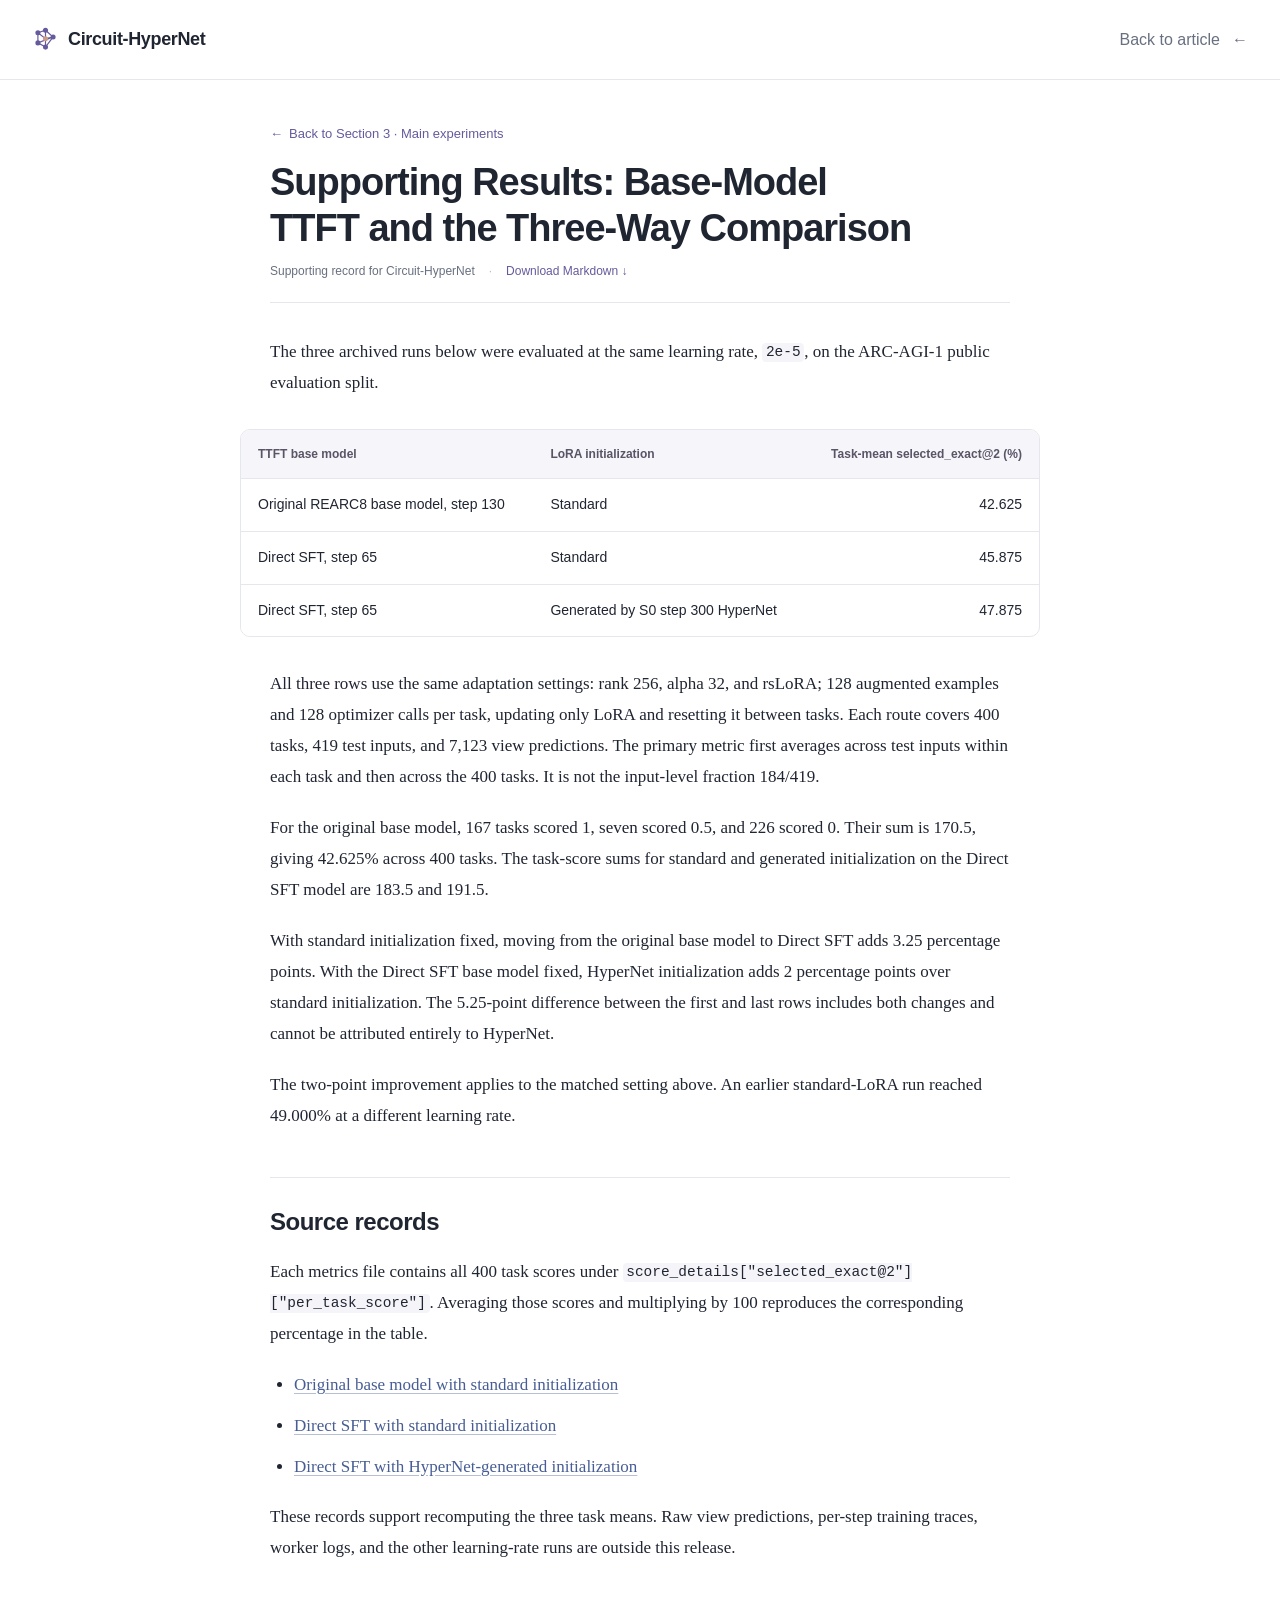
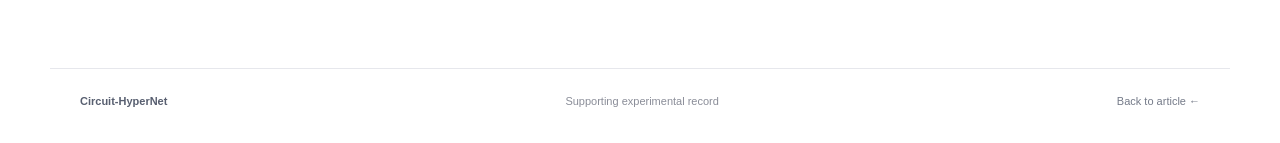
<file: ttft_results.html>
<!doctype html>
<html lang="en">
<head>
  <meta charset="utf-8">
  <meta name="viewport" content="width=device-width,initial-scale=1">
  <meta name="color-scheme" content="light">
  <title>Supporting Results: Base-Model TTFT and the Three-Way Comparison · Circuit-HyperNet</title>
  <link rel="icon" href="assets/favicon.svg" type="image/svg+xml">
  <link rel="stylesheet" href="styles.css?v=23">
</head>
<body>
  <a class="skip-link" href="#note-content">Skip to note</a>
  <header class="site-header">
    <a class="wordmark" href="index.html#top"><svg viewBox="0 0 32 32" width="29" height="29" aria-hidden="true"><path d="M7 8 16 5 25 13 16 25 7 20 7 8 16 15 25 13M16 5v20M7 20l18-7" fill="none" stroke="currentColor" stroke-width="1.4"/><g fill="currentColor"><circle cx="7" cy="8" r="3"/><circle cx="16" cy="5" r="3"/><circle cx="25" cy="13" r="3"/><circle cx="16" cy="25" r="3"/><circle cx="7" cy="20" r="3"/></g><circle cx="16" cy="15" r="3" fill="#cb9d86"/></svg><span>Circuit-HyperNet</span></a>
    <a class="header-link" href="index.html#experiments">Back to article <span aria-hidden="true">←</span></a>
  </header>
  <main class="note-main" id="note-content">
    <div class="note-header">
      <a class="note-back" href="index.html#experiments"><span aria-hidden="true">←</span> Back to Section 3 · Main experiments</a>
      <h1>Supporting Results: Base-Model TTFT and the Three-Way Comparison</h1>
      <div class="note-meta"><span>Supporting record for Circuit-HyperNet</span><span class="meta-divider" aria-hidden="true">·</span><a href="ttft_results_en.md" download>Download Markdown <span aria-hidden="true">↓</span></a></div>
    </div>
    <article class="note-body article" aria-label="Supporting Results: Base-Model TTFT and the Three-Way Comparison">
<p>The three archived runs below were evaluated at the same learning rate, <code>2e-5</code>, on the ARC-AGI-1 public evaluation split.</p>
<div class="result-table" role="region" aria-label="Results table; scroll horizontally if needed" tabindex="0"><table>
<thead>
<tr>
<th scope="col">TTFT base model</th>
<th scope="col">LoRA initialization</th>
<th scope="col" style="text-align: right;">Task-mean selected_exact@2 (%)</th>
</tr>
</thead>
<tbody>
<tr>
<td>Original REARC8 base model, step 130</td>
<td>Standard</td>
<td style="text-align: right;">42.625</td>
</tr>
<tr>
<td>Direct SFT, step 65</td>
<td>Standard</td>
<td style="text-align: right;">45.875</td>
</tr>
<tr>
<td>Direct SFT, step 65</td>
<td>Generated by S0 step 300 HyperNet</td>
<td style="text-align: right;">47.875</td>
</tr>
</tbody>
</table></div>
<p>All three rows use the same adaptation settings: rank 256, alpha 32, and rsLoRA; 128 augmented examples and 128 optimizer calls per task, updating only LoRA and resetting it between tasks. Each route covers 400 tasks, 419 test inputs, and 7,123 view predictions. The primary metric first averages across test inputs within each task and then across the 400 tasks. It is not the input-level fraction 184/419.</p>
<p>For the original base model, 167 tasks scored 1, seven scored 0.5, and 226 scored 0. Their sum is 170.5, giving 42.625% across 400 tasks. The task-score sums for standard and generated initialization on the Direct SFT model are 183.5 and 191.5.</p>
<p>With standard initialization fixed, moving from the original base model to Direct SFT adds 3.25 percentage points. With the Direct SFT base model fixed, HyperNet initialization adds 2 percentage points over standard initialization. The 5.25-point difference between the first and last rows includes both changes and cannot be attributed entirely to HyperNet.</p>
<p>The two-point improvement applies to the matched setting above. An earlier standard-LoRA run reached 49.000% at a different learning rate.</p>
<h2>Source records</h2>
<p>Each metrics file contains all 400 task scores under <code>score_details["selected_exact@2"]["per_task_score"]</code>. Averaging those scores and multiplying by 100 reproduces the corresponding percentage in the table.</p>
<ul>
<li><a href="https://github.com/Veri-Safe/circuit-hypernet/blob/9cbd535d94c6b7a76e6b2476eecad0c1ed90d63a/experiments/arc_agi_1/results/test_time_finetuning/original_base/metrics.json">Original base model with standard initialization</a></li>
<li><a href="https://github.com/Veri-Safe/circuit-hypernet/blob/9cbd535d94c6b7a76e6b2476eecad0c1ed90d63a/experiments/arc_agi_1/results/test_time_finetuning/standard_initialization/metrics.json">Direct SFT with standard initialization</a></li>
<li><a href="https://github.com/Veri-Safe/circuit-hypernet/blob/9cbd535d94c6b7a76e6b2476eecad0c1ed90d63a/experiments/arc_agi_1/results/test_time_finetuning/generated_initialization/metrics.json">Direct SFT with HyperNet-generated initialization</a></li>
</ul>
<p>These records support recomputing the three task means. Raw view predictions, per-step training traces, worker logs, and the other learning-rate runs are outside this release.</p>
    </article>
  </main>
  <footer class="site-footer"><span>Circuit-HyperNet</span><span>Supporting experimental record</span><a href="index.html#experiments">Back to article ←</a></footer>
</body>
</html>
</file>
<file: styles.css>
:root{--ink:#202532;--muted:#687080;--accent:#655b9c;--line:#e6e7ec;--paper:#fff;--soft:#f7f7fa;--sans:Inter,"Segoe UI",Arial,sans-serif;--serif:Charter,"Bitstream Charter","Sitka Text",Georgia,serif}
*{box-sizing:border-box}html{scroll-behavior:smooth;scroll-padding-top:35px}body{margin:0;background:var(--paper);color:var(--ink);font-family:var(--sans);-webkit-font-smoothing:antialiased}a{color:#475d94;text-decoration-color:#b6bfd4;text-underline-offset:.18em}a:hover{color:var(--accent);text-decoration-color:var(--accent)}button{font:inherit;cursor:pointer}button:focus-visible,a:focus-visible{outline:3px solid #a49acb;outline-offset:5px}.skip-link{position:absolute;top:-80px;left:20px;background:white;padding:12px;z-index:5}.skip-link:focus{top:16px}
.site-header{padding:26px 32px;display:flex;align-items:center;justify-content:space-between;border-bottom:1px solid var(--line)}.wordmark{display:flex;align-items:center;gap:9px;font-size:18px;font-weight:600;letter-spacing:-.35px;text-decoration:none;color:var(--ink)}.wordmark svg{width:27px;height:27px;color:var(--accent)}.header-link{font-size:16px;text-decoration:none;color:var(--muted);display:flex;gap:12px}
.hero{max-width:1150px;margin:0 auto;padding:72px 30px 56px;text-align:center}.hero h1{font-size:clamp(34px,4.2vw,50px);line-height:1.14;letter-spacing:-.026em;font-weight:550;margin:0 auto 28px;max-width:1090px;text-wrap:balance}.hero-meta{display:flex;justify-content:center;align-items:center;gap:12px;font-size:12px;color:#7c7e89}.meta-divider{color:#bcbdc5}
.reading-layout{display:grid;grid-template-columns:minmax(152px,1fr) minmax(0,900px) minmax(152px,1fr);gap:32px;margin:0 auto;padding:0 32px 90px;align-items:start}.contents{position:sticky;top:32px;width:212px;max-width:100%;justify-self:center;max-height:calc(100vh - 64px);overflow-y:auto;scrollbar-width:thin;padding-top:12px}.contents-label{font-size:12px;letter-spacing:1.15px;color:#626775;font-weight:650;margin:0 0 12px}.contents>a{display:flex;align-items:baseline;gap:8px;padding:9px 0;font-size:15px;line-height:1.45;text-decoration:none;color:#555e6d;border-bottom:1px solid #eff0f3}.contents>a.active{color:var(--accent);font-weight:600}.nav-number{font-size:9px;font-variant-numeric:tabular-nums;color:#a2a3af;flex-shrink:0}.contents .nav-number{min-width:1.35em;font-size:11px;color:#727887}.contents>a.download-link{border:0;font-size:13px;margin-top:16px;color:#626775}.article{min-width:0;grid-column:2}.article-section>p,.article-section>h3,.section-heading{max-width:740px;margin-left:auto;margin-right:auto}.article-section>h3{font-family:var(--sans);font-size:25px;line-height:1.35;letter-spacing:-.6px;margin-top:57px;margin-bottom:24px;font-weight:650;text-wrap:balance}.article-section>h3:first-child{margin-top:20px}.article-section>p{font-family:var(--serif);font-size:18px;line-height:1.85;margin-top:0;margin-bottom:25px;text-wrap:pretty}.article a{overflow-wrap:anywhere}.story-figure{margin:39px 0 47px;border:1px solid var(--line);border-radius:15px;overflow:hidden;background:white}.story-figure--tall img{max-width:600px;margin:0 auto}.figure-toolbar{display:flex;justify-content:space-between;align-items:center;gap:12px;padding:15px 18px;border-bottom:1px solid #f0f0f5;font-size:11px;font-weight:500;color:#8c899a}.figure-open{border:0;background:transparent;color:var(--accent);font-size:11px;white-space:nowrap;padding:3px 0}.figure-open span{margin-left:4px}.figure-fallback{display:block}.story-figure img{display:block;width:100%;height:auto;padding:16px 10px 8px}.story-figure figcaption{font-size:12px;line-height:1.65;color:var(--muted);padding:16px 23px 21px;background:#fbfbfd;border-top:1px solid #f1f1f5}
.site-footer{max-width:1180px;margin:0 auto;padding:26px 30px 36px;border-top:1px solid var(--line);display:flex;justify-content:space-between;align-items:center;gap:18px;font-size:11px;color:#8a8d98}.site-footer>span:first-child{color:#585f70;font-weight:600}.site-footer a{text-decoration:none;color:#757b89}dialog{border:1px solid var(--line);border-radius:16px;padding:0;max-width:1450px;width:96vw;max-height:94vh;overflow:hidden;color:var(--ink);box-shadow:0 22px 100px #16172c33}dialog::backdrop{background:#1b20346b;backdrop-filter:blur(4px)}.dialog-header{display:flex;align-items:center;justify-content:space-between;gap:20px;padding:16px 22px;border-bottom:1px solid var(--line)}.dialog-header h2{font-size:14px;margin:0;font-weight:600}.dialog-actions{display:flex;gap:10px;flex-shrink:0}.dialog-actions button{font-size:12px;background:#f4f3f8;border:1px solid #e7e4f0;border-radius:6px;padding:7px 10px;color:#5d557d}.figure-scroll{overflow:auto;max-height:calc(94vh - 66px);padding:15px}.figure-scroll img{display:block;width:100%;height:auto;max-width:var(--figure-native-width,1200px);margin:0 auto}.figure-scroll.actual-size img{width:var(--figure-native-width,1200px);max-width:none}.dialog-open{overflow:hidden}

.article-section{scroll-margin-top:32px}.article-section+.article-section{border-top:1px solid var(--line);padding-top:45px;margin-top:55px}.section-heading{margin-bottom:24px}.section-heading h2{font-size:30px;line-height:1.35;letter-spacing:-.75px;font-weight:650;margin:0;text-wrap:balance}.section-number{display:inline-block;vertical-align:baseline;font-size:.85em;letter-spacing:0;font-weight:500;color:#9992af;margin-right:15px;font-variant-numeric:tabular-nums}.filled-section>h3:first-of-type{margin-top:16px}.article-section>p.section-placeholder{font-family:var(--sans);font-size:13px;line-height:1.6;color:#8a8797;border-left:2px solid #ddd8ea;padding:17px 20px;background:#faf9fc;border-radius:0 6px 6px 0;margin-top:0;margin-bottom:0;min-height:58px}.pending-section .section-heading{margin-bottom:20px}.mobile-contents{display:none}
@media(min-width:1450px){.hero{padding-top:82px;padding-bottom:62px}}
@media(max-width:1050px){.contents{display:none}.reading-layout{display:block;max-width:860px;padding:0 28px 60px}.hero{padding-top:62px;padding-bottom:38px}.site-header{padding:22px 28px}.article-section>h3:first-child{margin-top:18px}}
@media(max-width:600px){.site-header{padding:18px 20px}.wordmark{font-size:16px;gap:7px}.wordmark svg{width:24px;height:24px}.header-link{font-size:13px;gap:5px}.hero{padding:40px 17px 29px}.hero h1{font-size:clamp(29px,8.1vw,37px);line-height:1.15;letter-spacing:-.028em;margin-bottom:24px}.desktop-break{display:none}.hero-meta{font-size:10px;gap:9px}.reading-layout{padding:0 22px 45px}.article-section>h3{font-size:23px;line-height:1.35;margin-top:42px;margin-bottom:20px}.article-section>p{font-size:17px;line-height:1.8;margin-bottom:22px}.story-figure{margin:28px -9px 34px;border-radius:10px}.figure-toolbar{font-size:9px;padding:12px 10px;gap:6px}.figure-open{font-size:10px}.story-figure img{padding:8px 2px}.story-figure figcaption{font-size:11px;padding:14px 13px}.site-footer{flex-wrap:wrap;padding:22px;line-height:1.5}.site-footer>span:nth-child(2){display:none}.dialog-header{padding:12px;gap:8px}.dialog-header h2{font-size:11px}.dialog-actions{gap:6px}.dialog-actions button{font-size:10px;padding:7px}.figure-scroll{padding:5px}}
@media(prefers-reduced-motion:reduce){html{scroll-behavior:auto}}
@media print{.contents,.header-link,.figure-toolbar,.site-footer,dialog{display:none}.hero{padding:25px 0}.hero h1{font-size:32px}.reading-layout{display:block;padding:0}.article-section>p{font-size:12pt}.story-figure{break-inside:avoid}.site-header{padding:0 0 14px}}

@media(max-width:1050px){.mobile-contents{display:block;border:1px solid var(--line);border-radius:9px;margin:0 0 34px;padding:15px 18px}.mobile-contents summary{font-size:15px;color:#625d77;cursor:pointer}.mobile-contents nav{display:grid;grid-template-columns:1fr 1fr;gap:3px 18px;padding-top:15px}.mobile-contents nav a{display:flex;align-items:baseline;gap:7px;padding:8px 0;font-size:14px;line-height:1.45;text-decoration:none;color:#555e6d}.hero{padding-bottom:34px}}
@media(max-width:600px){.section-heading h2{font-size:26px;line-height:1.35;letter-spacing:-.5px}.section-number{margin-right:10px}.article-section+.article-section{padding-top:34px;margin-top:39px}.article-section>p.section-placeholder{font-size:12px;padding:14px 16px;min-height:50px}.hero-meta{flex-wrap:wrap;row-gap:5px}.mobile-contents{margin-bottom:28px}.filled-section>h3:first-of-type{margin-top:16px;font-size:21px}}
@media print{.mobile-contents{display:none}.article-section+.article-section{margin-top:24px;padding-top:24px}.section-heading h2{font-size:22px}}

.story-figure figcaption p{margin:0}.story-figure figcaption p+p{margin-top:12px}.story-figure figcaption p>em{font-style:normal}

.result-table{max-width:100%;overflow-x:auto;margin:30px 0 32px;border:1px solid var(--line);border-radius:10px;background:#fff;scrollbar-width:thin;scrollbar-color:#c5c0d4 transparent}.result-table:focus-visible{outline:3px solid #a49acb;outline-offset:4px}.result-table table{border-collapse:collapse;width:100%;font-family:var(--sans);font-size:14px;line-height:1.55;font-variant-numeric:tabular-nums}.result-table th{background:#f6f5f9;color:#595466;font-size:12px;font-weight:600;vertical-align:bottom}.result-table th,.result-table td{padding:15px 17px;text-align:left;border-bottom:1px solid var(--line)}.result-table td[style*="right"]{white-space:nowrap}.result-table td:first-child{min-width:144px;font-weight:500}.result-table tbody tr:last-child td{border-bottom:0}.result-table strong{color:#51477f;font-weight:700}#appendix .result-table td{vertical-align:top}#appendix .result-table th:first-child,#appendix .result-table td:first-child{min-width:168px}.article-section code{font-size:.85em;background:#f5f4f8;border-radius:4px;padding:.1em .25em}
@media(max-width:600px){.result-table{margin:24px 0 27px;border-radius:8px}.result-table table{font-size:13px}.result-table th{font-size:11px}.result-table th,.result-table td{padding:12px}.result-table td:first-child{min-width:124px}}
@media print{.result-table{overflow:visible;break-inside:avoid}.result-table table{font-size:10pt}.result-table th,.result-table td{padding:8px}}
.result-table th:not(:first-child){min-width:108px}.result-table th:first-child,.result-table td:first-child{position:sticky;left:0;z-index:1}.result-table td:first-child{background:#fff}

.article-section>ul,.article-section>ol,.article-section>blockquote,.article-section>h4{max-width:740px;margin-left:auto;margin-right:auto}.article-section>ul,.article-section>ol{font-family:var(--serif);font-size:18px;line-height:1.85;padding-left:26px;margin-top:0;margin-bottom:25px}.article-section li+li{margin-top:14px}.article-section li a,.article-section blockquote a{overflow-wrap:anywhere}.article-section>h4{font-size:19px;line-height:1.5;margin-top:34px;margin-bottom:20px}.article-section>blockquote{font-family:var(--serif);font-size:16px;line-height:1.8;border-left:3px solid #c1b9d4;padding:14px 22px;background:#f9f8fc;margin-top:28px;margin-bottom:28px;border-radius:0 8px 8px 0}.article-section>blockquote p{margin:0}.article-section>blockquote p+p{margin-top:12px}
@media(max-width:600px){.article-section>ul,.article-section>ol{font-size:17px;line-height:1.8;padding-left:22px}.article-section>blockquote{font-size:15px;padding:12px 16px}.article-section>h4{font-size:18px}}
#references ol{font-family:var(--sans);font-size:14px;line-height:1.72;color:#4a5060}#references li+li{margin-top:9px}
.article mark{background:#fff4a6;color:inherit;padding:.04em .18em;border-radius:3px}.article del{color:#8c919e;text-decoration:line-through;text-decoration-color:#9aa0ad}.article mark[data-rev]::after{content:attr(data-rev);display:inline-block;font-family:var(--sans);font-size:10px;font-weight:600;line-height:1.2;color:#6b4f00;background:#f7e48b;border:1px solid #e3c85c;border-radius:3px;padding:1px 5px;margin-left:4px;vertical-align:super;white-space:nowrap}.article del[data-rev]::after{content:attr(data-rev);display:inline-block;font-family:var(--sans);font-size:10px;font-weight:600;line-height:1.2;color:#5c6270;background:#eef0f4;border:1px solid #d5d9e2;border-radius:3px;padding:1px 5px;margin-left:4px;vertical-align:super;white-space:nowrap;text-decoration:none}
.note-main{max-width:860px;margin:0 auto;padding:44px 30px 84px}.note-header{max-width:740px;margin:0 auto 34px;padding-bottom:24px;border-bottom:1px solid var(--line)}.note-back{display:inline-flex;align-items:center;gap:6px;font-size:13px;text-decoration:none;color:var(--accent);font-weight:500;margin-bottom:18px}.note-header h1{font-size:clamp(28px,3.6vw,38px);line-height:1.22;letter-spacing:-1px;font-weight:650;margin:0 0 12px;text-wrap:balance}.note-meta{display:flex;flex-wrap:wrap;align-items:center;gap:14px;font-size:12px;color:var(--muted)}.note-meta a{color:var(--accent);text-decoration:none}.note-body>h2{max-width:740px;margin:46px auto 18px;font-size:24px;line-height:1.35;letter-spacing:-.5px;font-weight:650;padding-top:28px;border-top:1px solid var(--line)}.note-body>h2:first-child{margin-top:0;padding-top:0;border-top:0}.note-body>h3,.note-body>h4,.note-body>p,.note-body>ul,.note-body>ol,.note-body>blockquote{max-width:740px;margin-left:auto;margin-right:auto}.note-body>h3{font-size:20px;line-height:1.4;margin:34px auto 14px;font-weight:650}.note-body>h4{font-size:17px;line-height:1.45;margin:28px auto 12px;font-weight:650}.note-body>p,.note-body>ul,.note-body>ol{font-family:var(--serif);font-size:17px;line-height:1.82;margin-top:0;margin-bottom:20px}.note-body>ul,.note-body>ol{padding-left:24px}.note-body li+li{margin-top:10px}.note-body>blockquote{font-family:var(--serif);font-size:15px;line-height:1.75;border-left:3px solid #c1b9d4;padding:12px 18px;background:#f9f8fc;margin:22px auto;border-radius:0 8px 8px 0}.note-body code{font-size:.85em;background:#f5f4f8;border-radius:4px;padding:.1em .25em}
@media(max-width:600px){.note-main{padding:28px 20px 60px}.note-body>p,.note-body>ul,.note-body>ol{font-size:16px}}

.hero-meta .repo-link {
  display: inline-flex;
  align-items: center;
  gap: 6px;
  padding: 5px 12px;
  border: 1px solid var(--line);
  border-radius: 999px;
  color: var(--ink);
  background: var(--paper);
  font: 500 13px/16px var(--sans);
  text-decoration: none;
}
.hero-meta .repo-link:hover,
.hero-meta .repo-link:focus-visible {
  border-color: var(--accent);
  background: var(--soft);
}

@media (min-width: 375px) and (max-width: 600px) {
  .hero h1 span:first-child { white-space: nowrap; }
}
@media (min-width: 740px) {
  .hero h1 span { white-space: nowrap; }
}
.hero-authors { margin: 0 auto 22px; }
.author-names, .author-affiliations, .author-note { margin: 0; }
.author-names {
  color: var(--ink);
  font: 500 clamp(1.125rem, 1.7vw, 1.375rem)/1.42 var(--sans);
}
.author-names span, .author-affiliations span { display: inline-block; }
.author-names span + span { margin-inline-start: .18em; }
.author-names a { color: inherit; text-decoration: none; }
.author-names a:hover, .author-names a:focus-visible { text-decoration: underline; }
.author-affiliations, .author-note { color: #5c6472; line-height: 1.5; }
.author-affiliations { margin-top: 6px; font-size: clamp(1rem, 1.45vw, 1.1875rem); }
.author-affiliations span + span { margin-inline-start: .3em; }
.hero-authors sup { font-size: .68em; line-height: 0; }
.author-names sup { margin-inline-start: .1em; }
.author-names sup + sup { margin-inline-start: .16em; }
.author-note { margin-top: 6px; font-size: clamp(.9375rem, 1.3vw, 1.0625rem); }
.author-note a { white-space: nowrap; }
</file>
